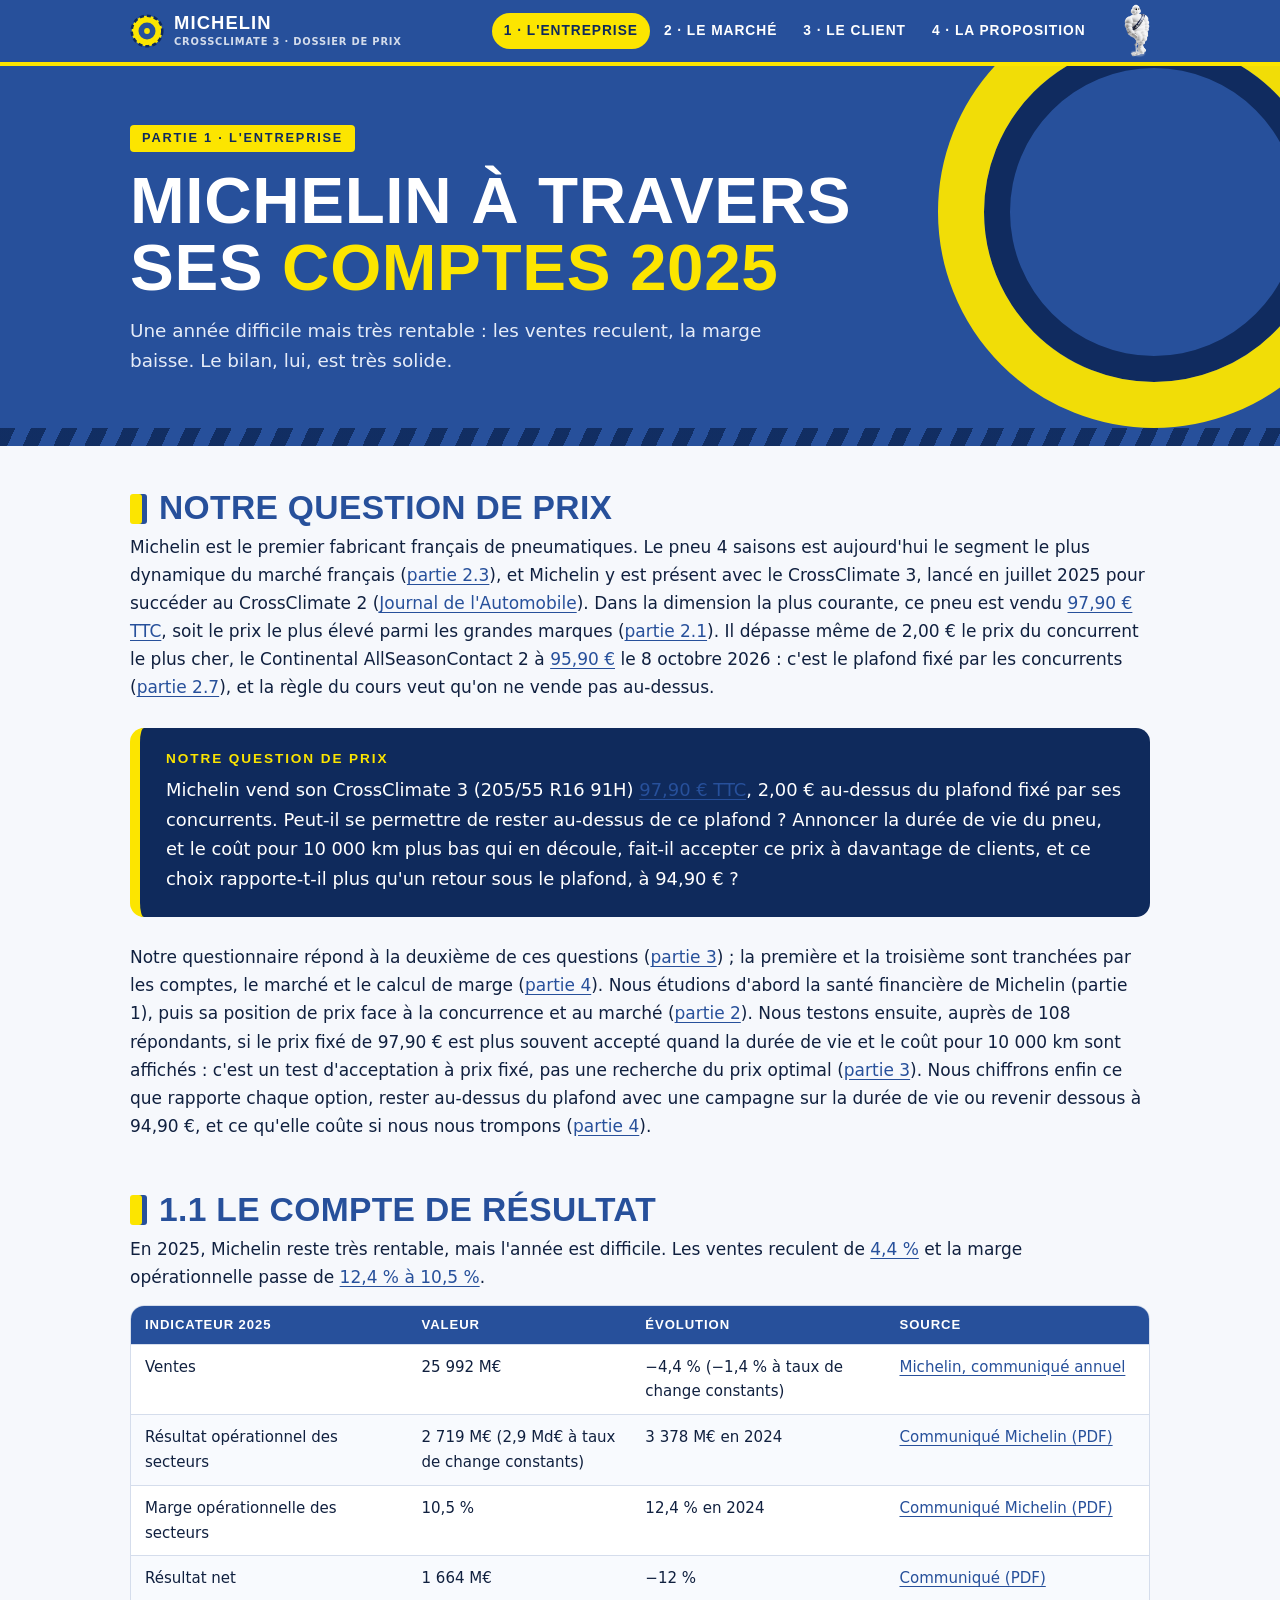
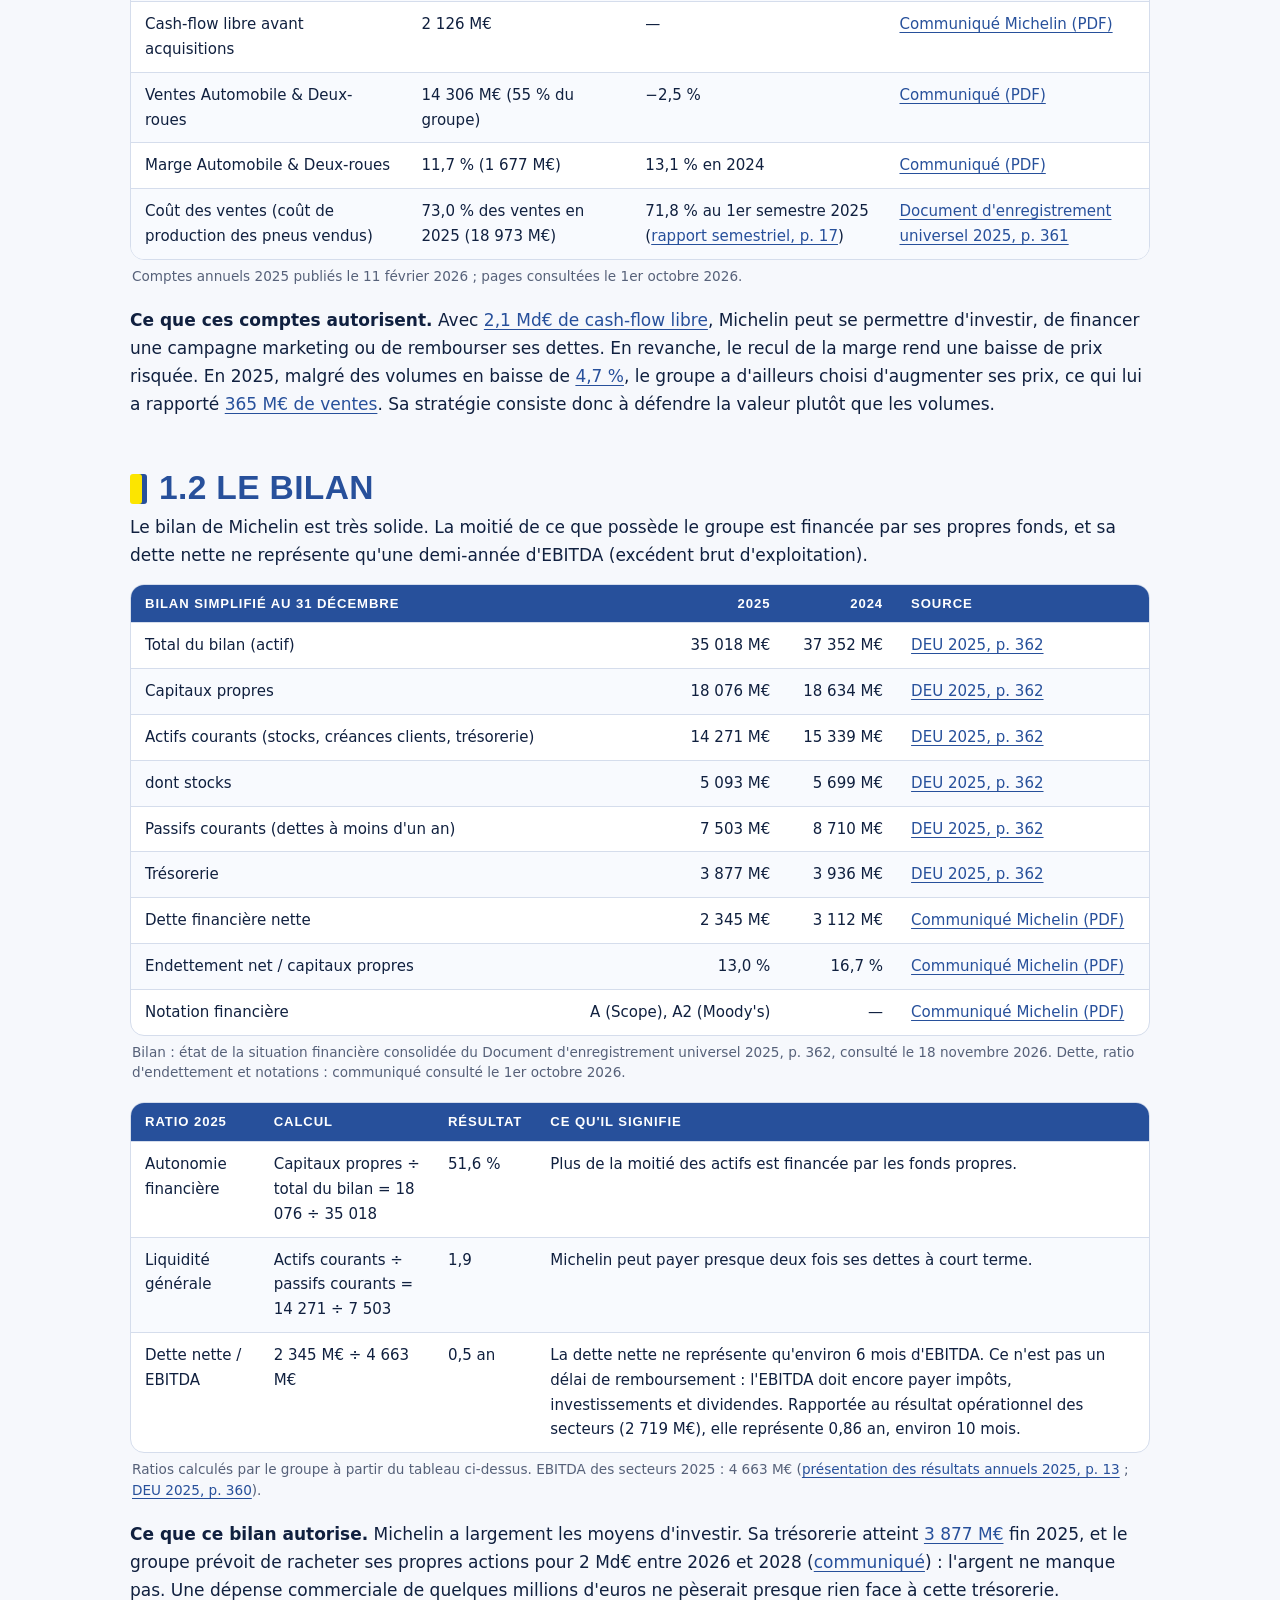
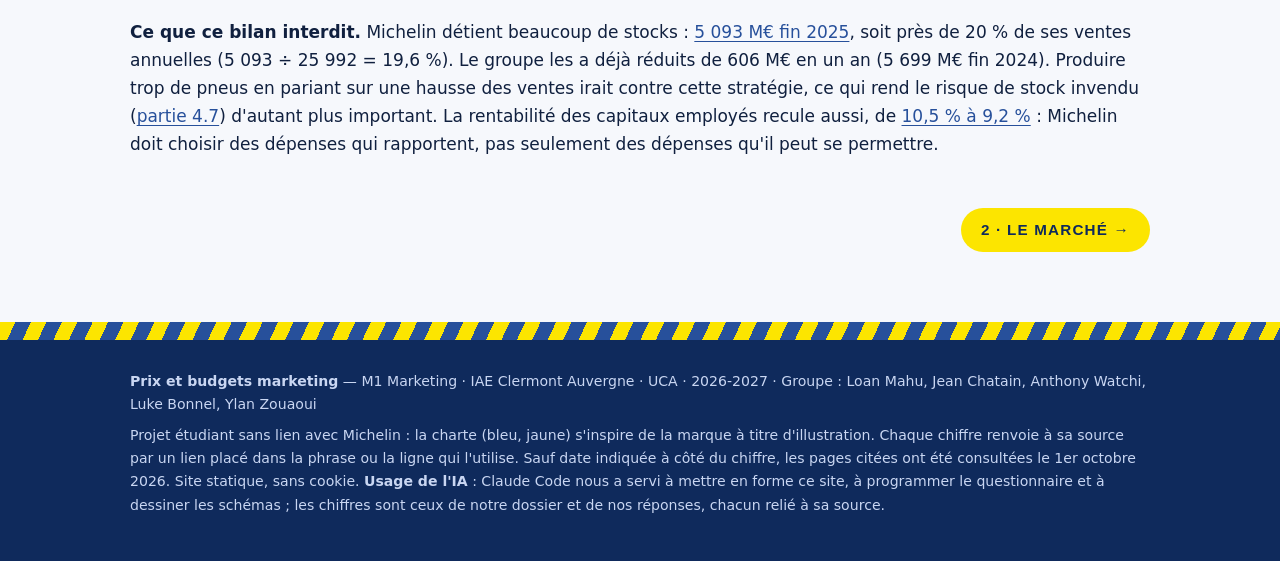
<file: index.html>
<!doctype html>
<html lang="fr">
<head>
<meta charset="utf-8">
<meta name="viewport" content="width=device-width, initial-scale=1">
<title>1 · L'entreprise — Michelin CrossClimate 3</title>
<meta name="description" content="Quel prix pour le pneu 4 saisons de Michelin ? Dossier M1 Marketing, IAE Clermont Auvergne : l'entreprise, le marché, le client, la proposition.">
<link rel="icon" href="data:image/svg+xml,%3Csvg viewBox='0 0 40 40' aria-hidden='true'%3E%3Ccircle cx='20' cy='20' r='18' fill='%23FCE500'/%3E%3Ccircle cx='20' cy='20' r='18' fill='none' stroke='%230F2A5C' stroke-width='3' stroke-dasharray='5 3.4'/%3E%3Ccircle cx='20' cy='20' r='10' fill='%2327509B'/%3E%3Ccircle cx='20' cy='20' r='3.4' fill='%23FCE500'/%3E%3C/svg%3E">
<link rel="stylesheet" href="style.css">
</head>
<body>
<header class="haut"><div class="wrap">
<a class="marque" href="index.html"><svg viewBox="0 0 40 40" aria-hidden="true"><circle cx="20" cy="20" r="18" fill="#FCE500"/><circle cx="20" cy="20" r="18" fill="none" stroke="#0F2A5C" stroke-width="3" stroke-dasharray="5 3.4"/><circle cx="20" cy="20" r="10" fill="#27509B"/><circle cx="20" cy="20" r="3.4" fill="#FCE500"/></svg><span>Michelin<small>CrossClimate 3 · dossier de prix</small></span></a>
<nav aria-label="Navigation principale"><a href="index.html" aria-current="page">1 · L'entreprise</a><a href="marche.html">2 · Le marché</a><a href="client.html">3 · Le client</a><a href="proposition.html">4 · La proposition</a></nav>
<img class="bib" src="images/bibendum.png" alt="Bibendum, mascotte de Michelin" onerror="this.remove()">
</div></header>
<section class="hero"><div class="wrap">
<span class="kicker">Partie 1 · L'entreprise</span>
<h1>Michelin à travers ses <em>comptes 2025</em></h1>
<p class="chapo">Une année difficile mais très rentable : les ventes reculent, la marge baisse. Le bilan, lui, est très solide.</p>
</div></section>
<main><div class="wrap">

<h2>Notre question de prix</h2>
<p>Michelin est le premier fabricant français de pneumatiques. Le pneu 4 saisons est aujourd'hui le segment le plus dynamique du marché français (<a href="marche.html#marche">partie 2.3</a>), et Michelin y est présent avec le CrossClimate 3, lancé en juillet 2025 pour succéder au CrossClimate 2 (<a href="https://journalauto.com/journal-des-flottes/michelin-renouvelle-son-pneumatique-toutes-saisons/" target="_blank" rel="noopener">Journal de l'Automobile</a>). Dans la dimension la plus courante, ce pneu est vendu <a href="https://www.allopneus.com/produit/pneu-auto/michelin/tourisme-4saisons/crossclimate-3/205-55r16-91h/0002041955" target="_blank" rel="noopener">97,90 € TTC</a>, soit le prix le plus élevé parmi les grandes marques (<a href="marche.html#releve">partie 2.1</a>). Il dépasse même de 2,00 € le prix du concurrent le plus cher, le Continental AllSeasonContact 2 à <a href="https://www.allopneus.com/produit/pneu-auto/continental/tourisme-4saisons/allseason-contact-2/205-55r16-91h/0006350522" target="_blank" rel="noopener">95,90 €</a> le 8 octobre 2026 : c'est le plafond fixé par les concurrents (<a href="marche.html#plafond">partie 2.7</a>), et la règle du cours veut qu'on ne vende pas au-dessus.</p>
<div class="question"><strong>Notre question de prix</strong>
<p>Michelin vend son CrossClimate 3 (205/55 R16 91H) <a href="https://www.allopneus.com/produit/pneu-auto/michelin/tourisme-4saisons/crossclimate-3/205-55r16-91h/0002041955" target="_blank" rel="noopener">97,90 € TTC</a>, 2,00 € au-dessus du plafond fixé par ses concurrents. Peut-il se permettre de rester au-dessus de ce plafond ? Annoncer la durée de vie du pneu, et le coût pour 10 000 km plus bas qui en découle, fait-il accepter ce prix à davantage de clients, et ce choix rapporte-t-il plus qu'un retour sous le plafond, à 94,90 € ?</p></div>
<p>Notre questionnaire répond à la deuxième de ces questions (<a href="client.html">partie 3</a>) ; la première et la troisième sont tranchées par les comptes, le marché et le calcul de marge (<a href="proposition.html">partie 4</a>). Nous étudions d'abord la santé financière de Michelin (partie 1), puis sa position de prix face à la concurrence et au marché (<a href="marche.html">partie 2</a>). Nous testons ensuite, auprès de 108 répondants, si le prix fixé de 97,90 € est plus souvent accepté quand la durée de vie et le coût pour 10 000 km sont affichés : c'est un test d'acceptation à prix fixé, pas une recherche du prix optimal (<a href="client.html">partie 3</a>). Nous chiffrons enfin ce que rapporte chaque option, rester au-dessus du plafond avec une campagne sur la durée de vie ou revenir dessous à 94,90 €, et ce qu'elle coûte si nous nous trompons (<a href="proposition.html">partie 4</a>).</p>

<h2 id="resultat">1.1 Le compte de résultat</h2>
<p>En 2025, Michelin reste très rentable, mais l'année est difficile. Les ventes reculent de <a href="https://agngnconpm.cloudimg.io/v7/https:/dgaddcosprod.blob.core.windows.net/cxf-corporate/attachments/zitbllli0ym93f0dm62a9flp-financial-information-at-december-31-2025.pdf" target="_blank" rel="noopener">4,4 %</a> et la marge opérationnelle passe de <a href="https://agngnconpm.cloudimg.io/v7/https:/dgaddcosprod.blob.core.windows.net/cxf-corporate/attachments/zitbllli0ym93f0dm62a9flp-financial-information-at-december-31-2025.pdf" target="_blank" rel="noopener">12,4 % à 10,5 %</a>.</p>
<div class="tableau"><table><thead><tr><th>Indicateur 2025</th><th>Valeur</th><th>Évolution</th><th>Source</th></tr></thead><tbody><tr><td>Ventes</td><td>25 992 M€</td><td>−4,4 % (−1,4 % à taux de change constants)</td><td><a href="https://www.michelin.com/en/publications/group/financial-information-december-31-2025" target="_blank" rel="noopener">Michelin, communiqué annuel</a></td></tr><tr><td>Résultat opérationnel des secteurs</td><td>2 719 M€ (2,9 Md€ à taux de change constants)</td><td>3 378 M€ en 2024</td><td><a href="https://agngnconpm.cloudimg.io/v7/https:/dgaddcosprod.blob.core.windows.net/cxf-corporate/attachments/zitbllli0ym93f0dm62a9flp-financial-information-at-december-31-2025.pdf" target="_blank" rel="noopener">Communiqué Michelin (PDF)</a></td></tr><tr><td>Marge opérationnelle des secteurs</td><td>10,5 %</td><td>12,4 % en 2024</td><td><a href="https://agngnconpm.cloudimg.io/v7/https:/dgaddcosprod.blob.core.windows.net/cxf-corporate/attachments/zitbllli0ym93f0dm62a9flp-financial-information-at-december-31-2025.pdf" target="_blank" rel="noopener">Communiqué Michelin (PDF)</a></td></tr><tr><td>Résultat net</td><td>1 664 M€</td><td>−12 %</td><td><a href="https://agngnconpm.cloudimg.io/v7/https:/dgaddcosprod.blob.core.windows.net/cxf-corporate/attachments/zitbllli0ym93f0dm62a9flp-financial-information-at-december-31-2025.pdf" target="_blank" rel="noopener">Communiqué (PDF)</a></td></tr><tr><td>Cash-flow libre avant acquisitions</td><td>2 126 M€</td><td>—</td><td><a href="https://agngnconpm.cloudimg.io/v7/https:/dgaddcosprod.blob.core.windows.net/cxf-corporate/attachments/zitbllli0ym93f0dm62a9flp-financial-information-at-december-31-2025.pdf" target="_blank" rel="noopener">Communiqué Michelin (PDF)</a></td></tr><tr><td>Ventes Automobile &amp; Deux-roues</td><td>14 306 M€ (55 % du groupe)</td><td>−2,5 %</td><td><a href="https://agngnconpm.cloudimg.io/v7/https:/dgaddcosprod.blob.core.windows.net/cxf-corporate/attachments/zitbllli0ym93f0dm62a9flp-financial-information-at-december-31-2025.pdf" target="_blank" rel="noopener">Communiqué (PDF)</a></td></tr><tr><td>Marge Automobile &amp; Deux-roues</td><td>11,7 % (1 677 M€)</td><td>13,1 % en 2024</td><td><a href="https://agngnconpm.cloudimg.io/v7/https:/dgaddcosprod.blob.core.windows.net/cxf-corporate/attachments/zitbllli0ym93f0dm62a9flp-financial-information-at-december-31-2025.pdf" target="_blank" rel="noopener">Communiqué (PDF)</a></td></tr><tr><td>Coût des ventes (coût de production des pneus vendus)</td><td>73,0 % des ventes en 2025 (18 973 M€)</td><td>71,8 % au 1er semestre 2025 (<a href="https://dgaddcosprod.blob.core.windows.net/cxf-corporate/attachments/e1z4ruaxuxrl2gvprjlz7cfg-2025-first-half-financial-report.pdf" target="_blank" rel="noopener">rapport semestriel, p. 17</a>)</td><td><a href="https://agngnconpm.cloudimg.io/v7/https:/dgaddcosprod.blob.core.windows.net/cxf-corporate/attachments/el8spxzm2clun9qg4l60808d-document-d%C3%A2-enregistrement-universel-pour-2025.pdf#page=361" target="_blank" rel="noopener">Document d'enregistrement universel 2025, p. 361</a></td></tr></tbody></table></div><p class="note">Comptes annuels 2025 publiés le 11 février 2026 ; pages consultées le 1er octobre 2026.</p>
<p><b>Ce que ces comptes autorisent.</b> Avec <a href="https://agngnconpm.cloudimg.io/v7/https:/dgaddcosprod.blob.core.windows.net/cxf-corporate/attachments/zitbllli0ym93f0dm62a9flp-financial-information-at-december-31-2025.pdf" target="_blank" rel="noopener">2,1 Md€ de cash-flow libre</a>, Michelin peut se permettre d'investir, de financer une campagne marketing ou de rembourser ses dettes. En revanche, le recul de la marge rend une baisse de prix risquée. En 2025, malgré des volumes en baisse de <a href="https://agngnconpm.cloudimg.io/v7/https:/dgaddcosprod.blob.core.windows.net/cxf-corporate/attachments/zitbllli0ym93f0dm62a9flp-financial-information-at-december-31-2025.pdf" target="_blank" rel="noopener">4,7 %</a>, le groupe a d'ailleurs choisi d'augmenter ses prix, ce qui lui a rapporté <a href="https://agngnconpm.cloudimg.io/v7/https:/dgaddcosprod.blob.core.windows.net/cxf-corporate/attachments/zitbllli0ym93f0dm62a9flp-financial-information-at-december-31-2025.pdf" target="_blank" rel="noopener">365 M€ de ventes</a>. Sa stratégie consiste donc à défendre la valeur plutôt que les volumes.</p>

<h2 id="bilan">1.2 Le bilan</h2>
<p>Le bilan de Michelin est très solide. La moitié de ce que possède le groupe est financée par ses propres fonds, et sa dette nette ne représente qu'une demi-année d'EBITDA (excédent brut d'exploitation).</p>
<div class="tableau"><table><thead><tr><th>Bilan simplifié au 31 décembre</th><th class="n">2025</th><th class="n">2024</th><th>Source</th></tr></thead><tbody><tr><td>Total du bilan (actif)</td><td class="n">35 018 M€</td><td class="n">37 352 M€</td><td><a href="https://agngnconpm.cloudimg.io/v7/https:/dgaddcosprod.blob.core.windows.net/cxf-corporate/attachments/el8spxzm2clun9qg4l60808d-document-d%C3%A2-enregistrement-universel-pour-2025.pdf#page=362" target="_blank" rel="noopener">DEU 2025, p. 362</a></td></tr><tr><td>Capitaux propres</td><td class="n">18 076 M€</td><td class="n">18 634 M€</td><td><a href="https://agngnconpm.cloudimg.io/v7/https:/dgaddcosprod.blob.core.windows.net/cxf-corporate/attachments/el8spxzm2clun9qg4l60808d-document-d%C3%A2-enregistrement-universel-pour-2025.pdf#page=362" target="_blank" rel="noopener">DEU 2025, p. 362</a></td></tr><tr><td>Actifs courants (stocks, créances clients, trésorerie)</td><td class="n">14 271 M€</td><td class="n">15 339 M€</td><td><a href="https://agngnconpm.cloudimg.io/v7/https:/dgaddcosprod.blob.core.windows.net/cxf-corporate/attachments/el8spxzm2clun9qg4l60808d-document-d%C3%A2-enregistrement-universel-pour-2025.pdf#page=362" target="_blank" rel="noopener">DEU 2025, p. 362</a></td></tr><tr><td>dont stocks</td><td class="n">5 093 M€</td><td class="n">5 699 M€</td><td><a href="https://agngnconpm.cloudimg.io/v7/https:/dgaddcosprod.blob.core.windows.net/cxf-corporate/attachments/el8spxzm2clun9qg4l60808d-document-d%C3%A2-enregistrement-universel-pour-2025.pdf#page=362" target="_blank" rel="noopener">DEU 2025, p. 362</a></td></tr><tr><td>Passifs courants (dettes à moins d'un an)</td><td class="n">7 503 M€</td><td class="n">8 710 M€</td><td><a href="https://agngnconpm.cloudimg.io/v7/https:/dgaddcosprod.blob.core.windows.net/cxf-corporate/attachments/el8spxzm2clun9qg4l60808d-document-d%C3%A2-enregistrement-universel-pour-2025.pdf#page=362" target="_blank" rel="noopener">DEU 2025, p. 362</a></td></tr><tr><td>Trésorerie</td><td class="n">3 877 M€</td><td class="n">3 936 M€</td><td><a href="https://agngnconpm.cloudimg.io/v7/https:/dgaddcosprod.blob.core.windows.net/cxf-corporate/attachments/el8spxzm2clun9qg4l60808d-document-d%C3%A2-enregistrement-universel-pour-2025.pdf#page=362" target="_blank" rel="noopener">DEU 2025, p. 362</a></td></tr><tr><td>Dette financière nette</td><td class="n">2 345 M€</td><td class="n">3 112 M€</td><td><a href="https://agngnconpm.cloudimg.io/v7/https:/dgaddcosprod.blob.core.windows.net/cxf-corporate/attachments/zitbllli0ym93f0dm62a9flp-financial-information-at-december-31-2025.pdf" target="_blank" rel="noopener">Communiqué Michelin (PDF)</a></td></tr><tr><td>Endettement net / capitaux propres</td><td class="n">13,0 %</td><td class="n">16,7 %</td><td><a href="https://agngnconpm.cloudimg.io/v7/https:/dgaddcosprod.blob.core.windows.net/cxf-corporate/attachments/zitbllli0ym93f0dm62a9flp-financial-information-at-december-31-2025.pdf" target="_blank" rel="noopener">Communiqué Michelin (PDF)</a></td></tr><tr><td>Notation financière</td><td class="n">A (Scope), A2 (Moody's)</td><td class="n">—</td><td><a href="https://agngnconpm.cloudimg.io/v7/https:/dgaddcosprod.blob.core.windows.net/cxf-corporate/attachments/zitbllli0ym93f0dm62a9flp-financial-information-at-december-31-2025.pdf" target="_blank" rel="noopener">Communiqué Michelin (PDF)</a></td></tr></tbody></table></div><p class="note">Bilan : état de la situation financière consolidée du Document d'enregistrement universel 2025, p. 362, consulté le 18 novembre 2026. Dette, ratio d'endettement et notations : communiqué consulté le 1er octobre 2026.</p><div class="tableau"><table><thead><tr><th>Ratio 2025</th><th>Calcul</th><th>Résultat</th><th>Ce qu'il signifie</th></tr></thead><tbody><tr><td>Autonomie financière</td><td>Capitaux propres ÷ total du bilan = 18 076 ÷ 35 018</td><td>51,6 %</td><td>Plus de la moitié des actifs est financée par les fonds propres.</td></tr><tr><td>Liquidité générale</td><td>Actifs courants ÷ passifs courants = 14 271 ÷ 7 503</td><td>1,9</td><td>Michelin peut payer presque deux fois ses dettes à court terme.</td></tr><tr><td>Dette nette / EBITDA</td><td>2 345 M€ ÷ 4 663 M€</td><td>0,5 an</td><td>La dette nette ne représente qu'environ 6 mois d'EBITDA. Ce n'est pas un délai de remboursement : l'EBITDA doit encore payer impôts, investissements et dividendes. Rapportée au résultat opérationnel des secteurs (2 719 M€), elle représente 0,86 an, environ 10 mois.</td></tr></tbody></table></div><p class="note">Ratios calculés par le groupe à partir du tableau ci-dessus. EBITDA des secteurs 2025 : 4 663 M€ (<a href="https://agngnconpm.cloudimg.io/v7/https:/dgaddcosprod.blob.core.windows.net/cxf-corporate/attachments/du5l2qtngtgeurmhnelmczny-2025-annual-results-presentation.pdf" target="_blank" rel="noopener">présentation des résultats annuels 2025, p. 13</a> ; <a href="https://agngnconpm.cloudimg.io/v7/https:/dgaddcosprod.blob.core.windows.net/cxf-corporate/attachments/el8spxzm2clun9qg4l60808d-document-d%C3%A2-enregistrement-universel-pour-2025.pdf#page=360" target="_blank" rel="noopener">DEU 2025, p. 360</a>).</p>
<p><b>Ce que ce bilan autorise.</b> Michelin a largement les moyens d'investir. Sa trésorerie atteint <a href="https://agngnconpm.cloudimg.io/v7/https:/dgaddcosprod.blob.core.windows.net/cxf-corporate/attachments/el8spxzm2clun9qg4l60808d-document-d%C3%A2-enregistrement-universel-pour-2025.pdf#page=362" target="_blank" rel="noopener">3 877 M€</a> fin 2025, et le groupe prévoit de racheter ses propres actions pour 2 Md€ entre 2026 et 2028 (<a href="https://agngnconpm.cloudimg.io/v7/https:/dgaddcosprod.blob.core.windows.net/cxf-corporate/attachments/zitbllli0ym93f0dm62a9flp-financial-information-at-december-31-2025.pdf" target="_blank" rel="noopener">communiqué</a>) : l'argent ne manque pas. Une dépense commerciale de quelques millions d'euros ne pèserait presque rien face à cette trésorerie.</p>
<p><b>Ce que ce bilan interdit.</b> Michelin détient beaucoup de stocks : <a href="https://agngnconpm.cloudimg.io/v7/https:/dgaddcosprod.blob.core.windows.net/cxf-corporate/attachments/el8spxzm2clun9qg4l60808d-document-d%C3%A2-enregistrement-universel-pour-2025.pdf#page=362" target="_blank" rel="noopener">5 093 M€ fin 2025</a>, soit près de 20 % de ses ventes annuelles (5 093 ÷ 25 992 = 19,6 %). Le groupe les a déjà réduits de 606 M€ en un an (5 699 M€ fin 2024). Produire trop de pneus en pariant sur une hausse des ventes irait contre cette stratégie, ce qui rend le risque de stock invendu (<a href="proposition.html#erreur">partie 4.7</a>) d'autant plus important. La rentabilité des capitaux employés recule aussi, de <a href="https://agngnconpm.cloudimg.io/v7/https:/dgaddcosprod.blob.core.windows.net/cxf-corporate/attachments/zitbllli0ym93f0dm62a9flp-financial-information-at-december-31-2025.pdf" target="_blank" rel="noopener">10,5 % à 9,2 %</a> : Michelin doit choisir des dépenses qui rapportent, pas seulement des dépenses qu'il peut se permettre.</p>

<div class="suivant"><span></span><a class="jaune" href="marche.html">2 · Le marché →</a></div>
</div></main>
<footer><div class="wrap">
<p><strong>Prix et budgets marketing</strong> — M1 Marketing · IAE Clermont Auvergne · UCA · 2026-2027 · Groupe : Loan Mahu, Jean Chatain, Anthony Watchi, Luke Bonnel, Ylan Zouaoui</p>
<p>Projet étudiant sans lien avec Michelin : la charte (bleu, jaune) s'inspire de la marque à titre d'illustration. Chaque chiffre renvoie à sa source par un lien placé dans la phrase ou la ligne qui l'utilise. Sauf date indiquée à côté du chiffre, les pages citées ont été consultées le 1er octobre 2026.
Site statique, sans cookie. <b>Usage de l'IA</b> : Claude Code nous a servi à mettre en forme ce site, à programmer le questionnaire et à dessiner les schémas ; les chiffres sont ceux de notre dossier et de nos réponses, chacun relié à sa source.</p>
</div></footer>
</body>
</html>
</file>
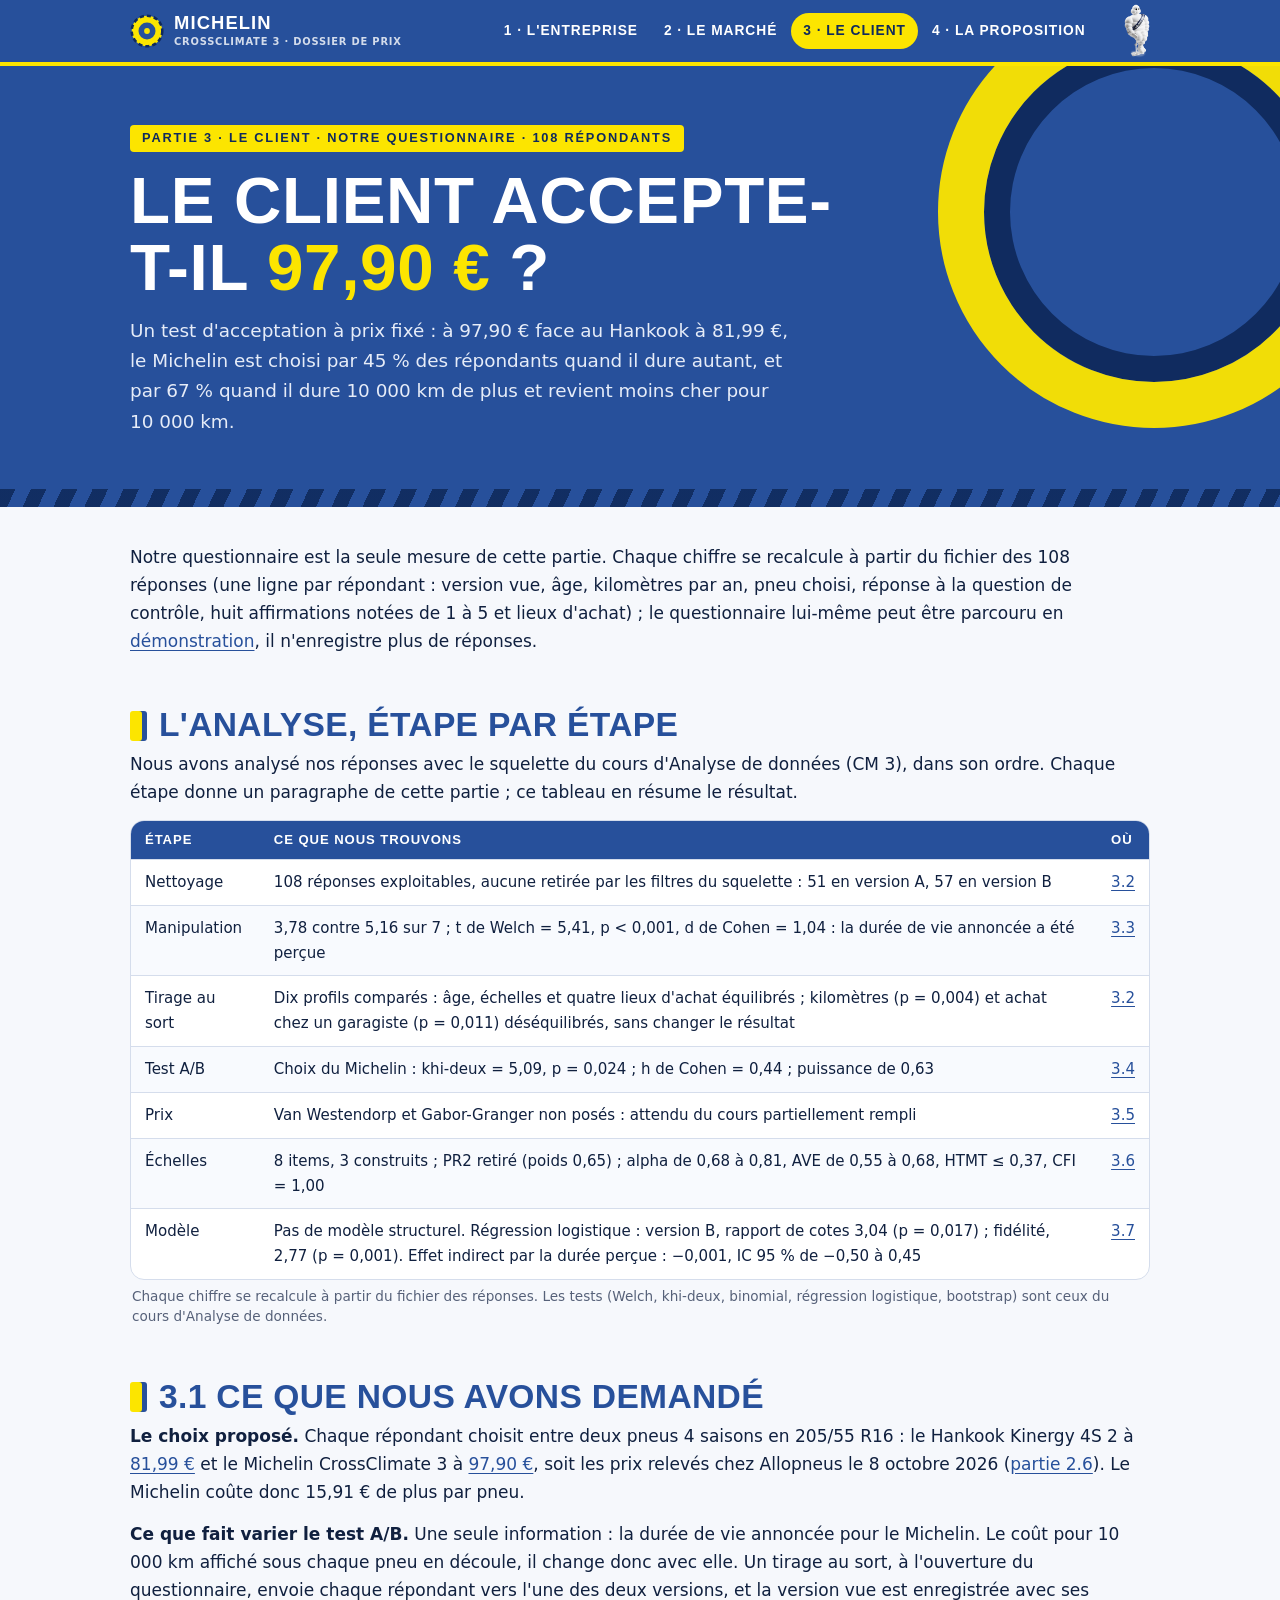
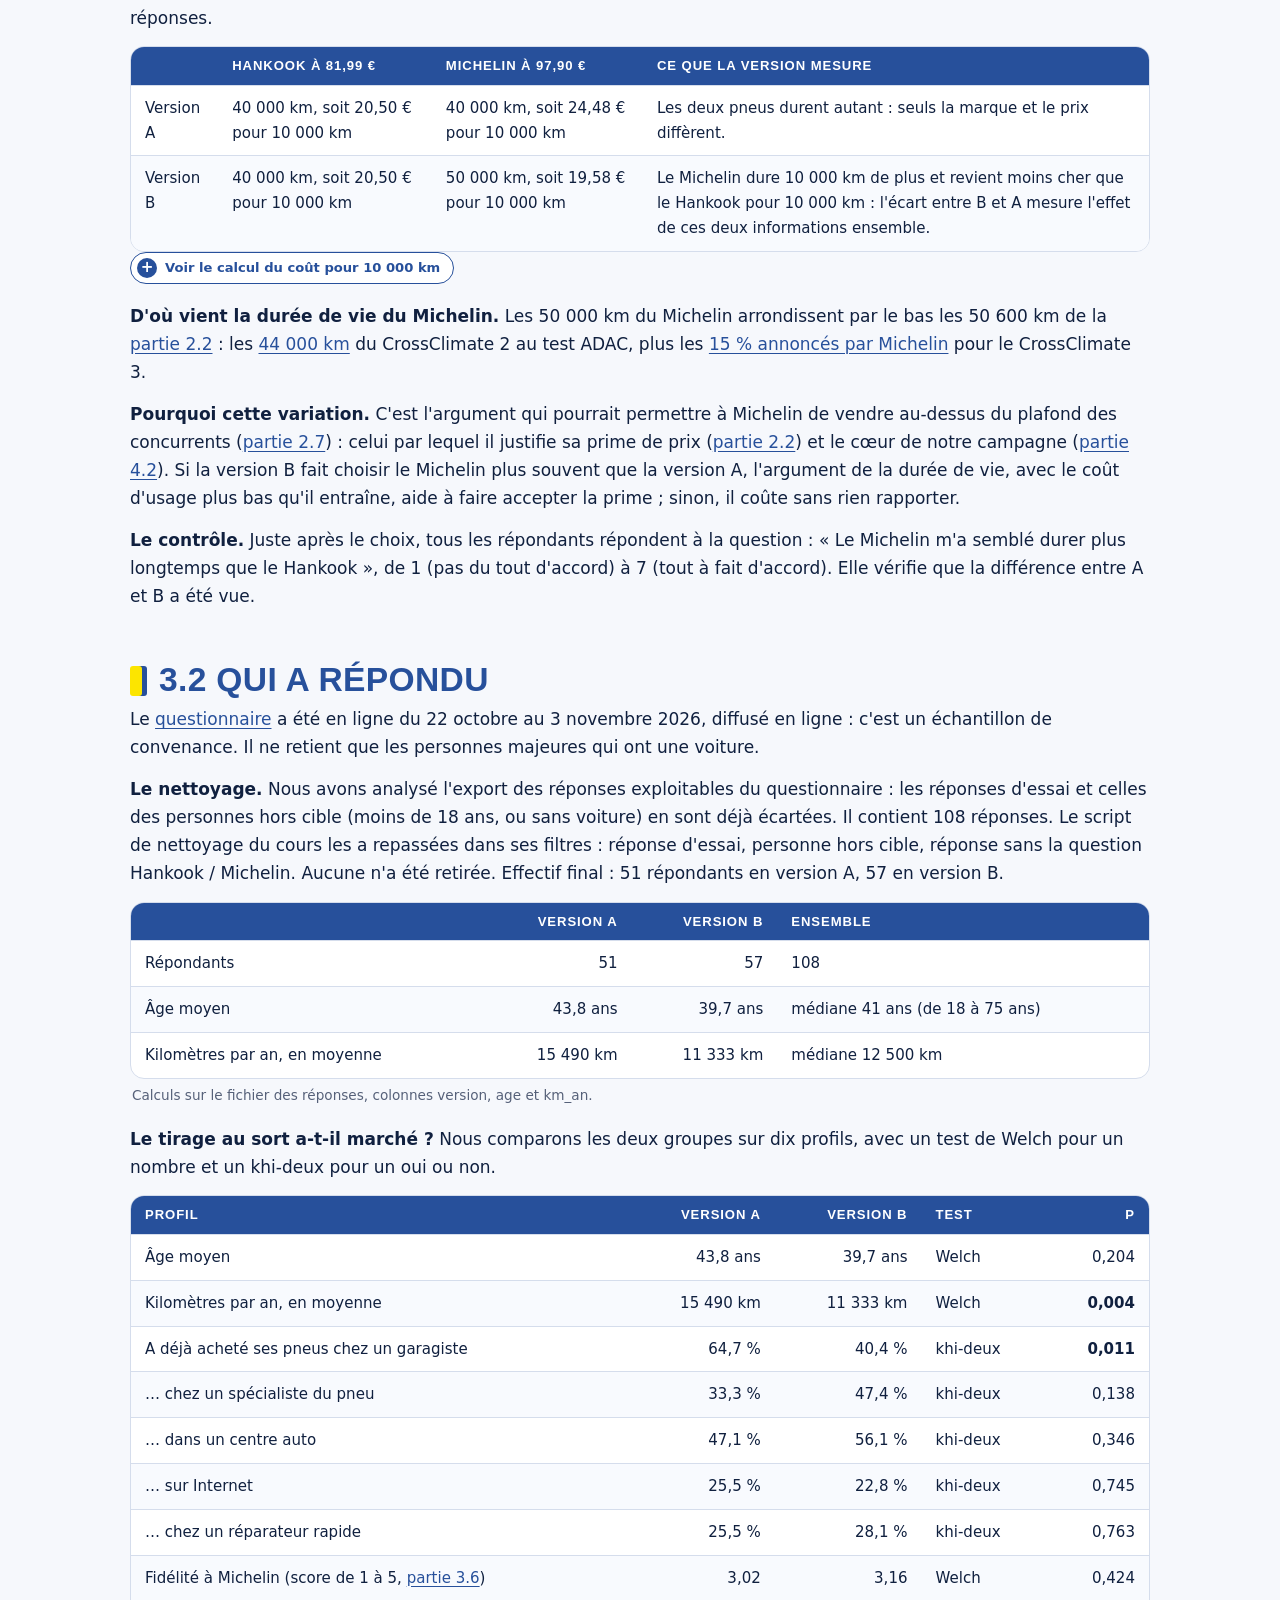
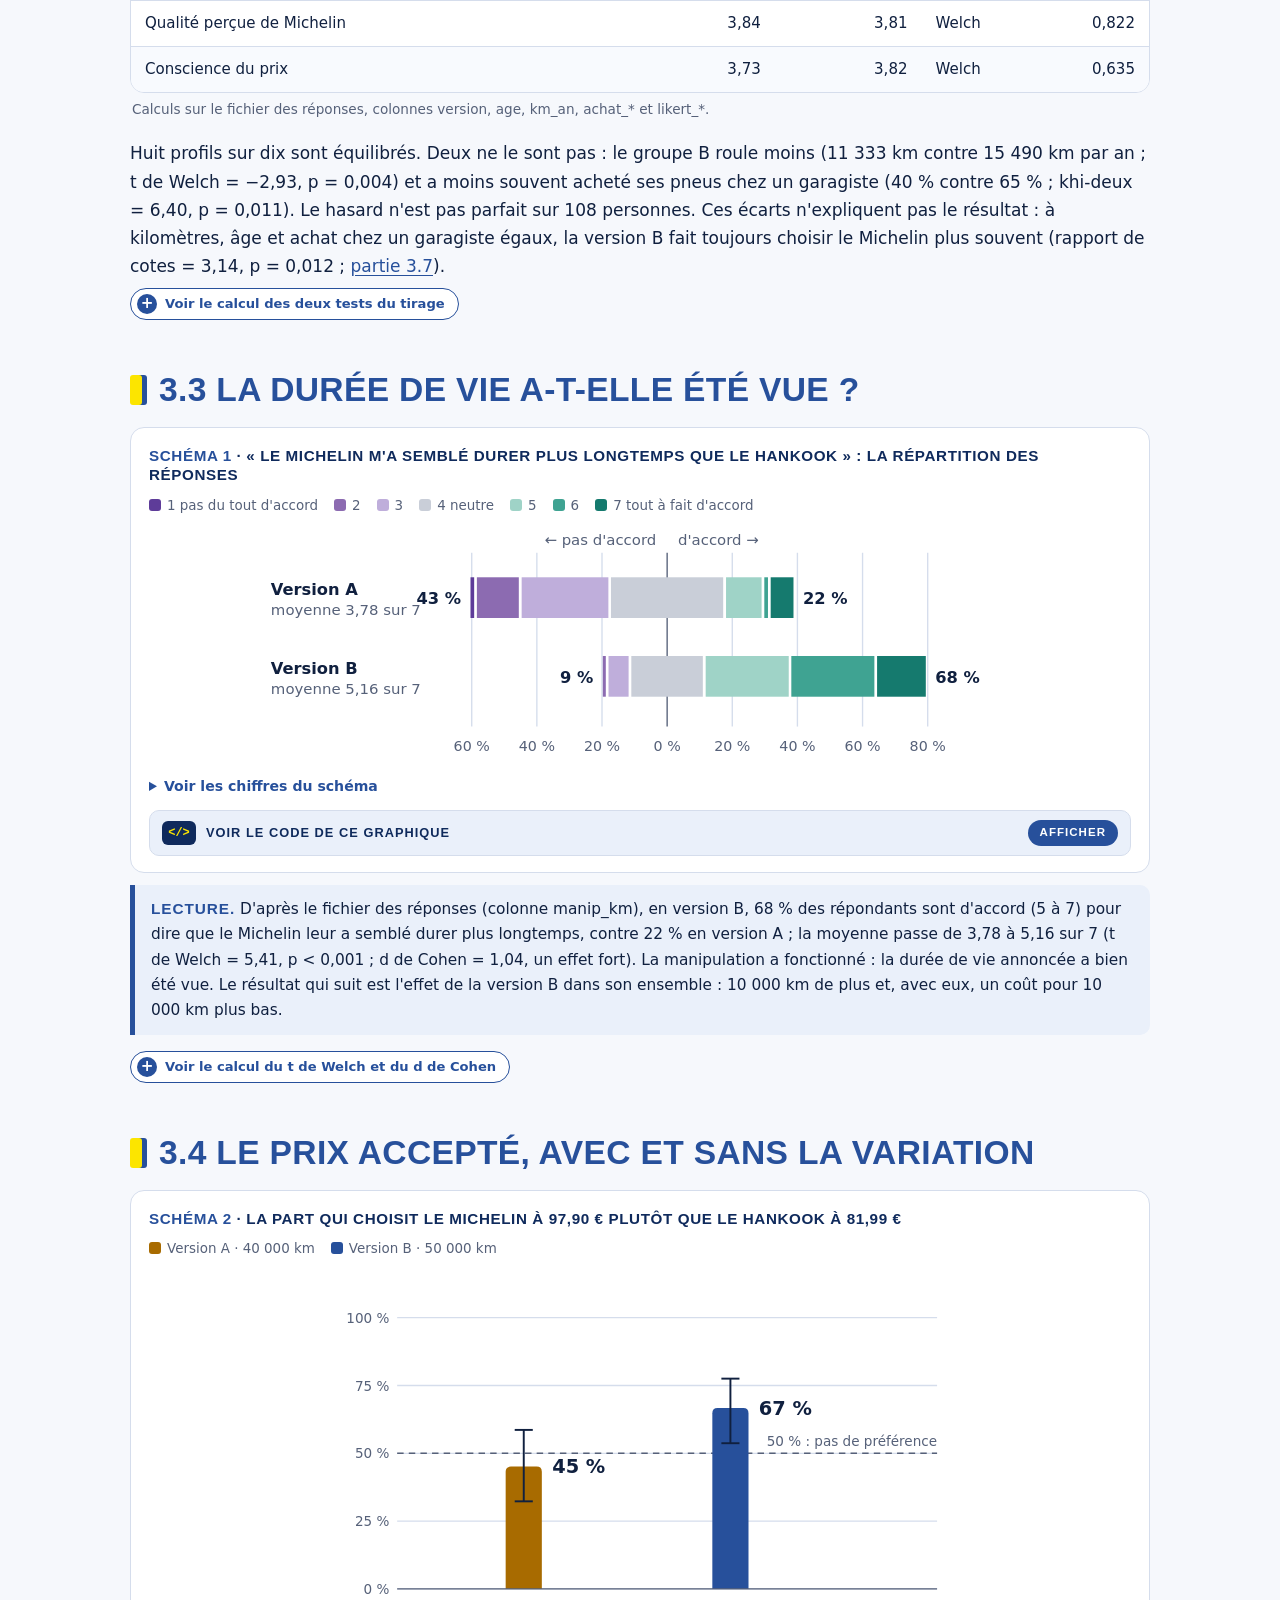
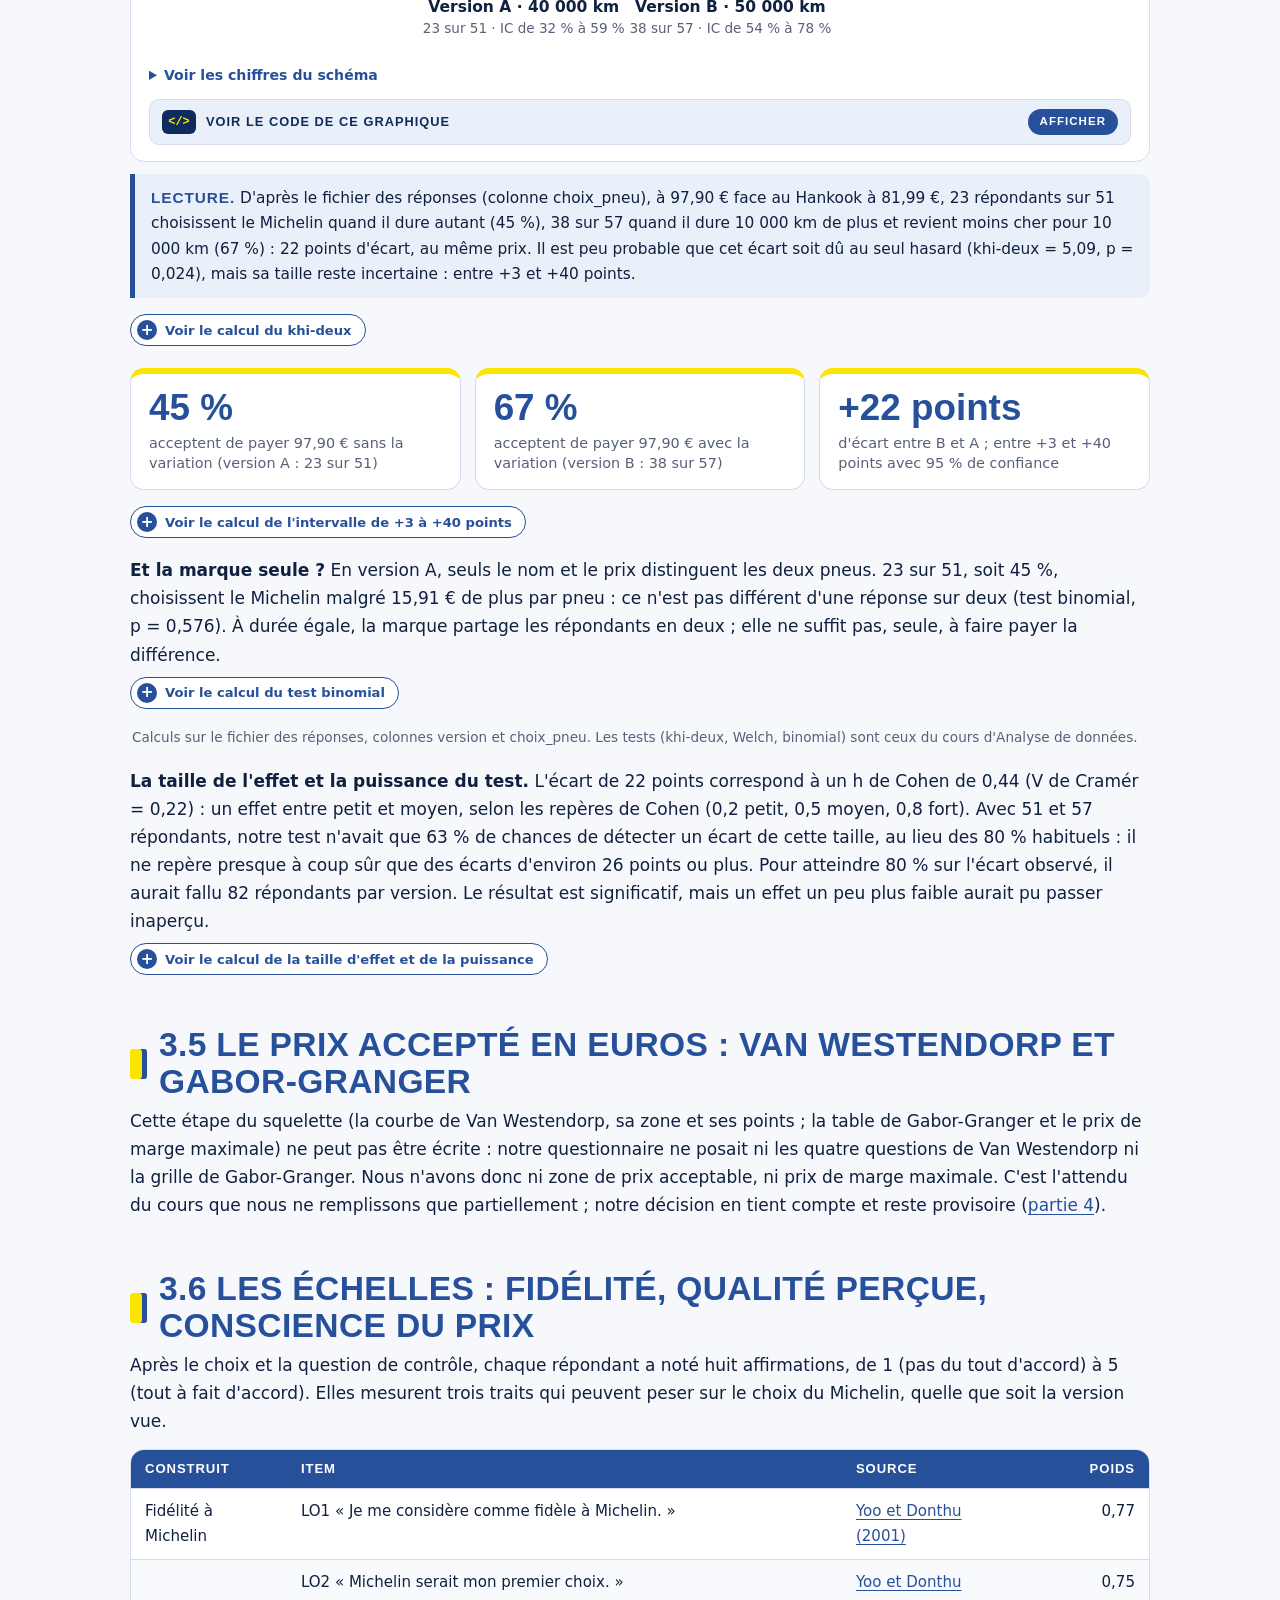
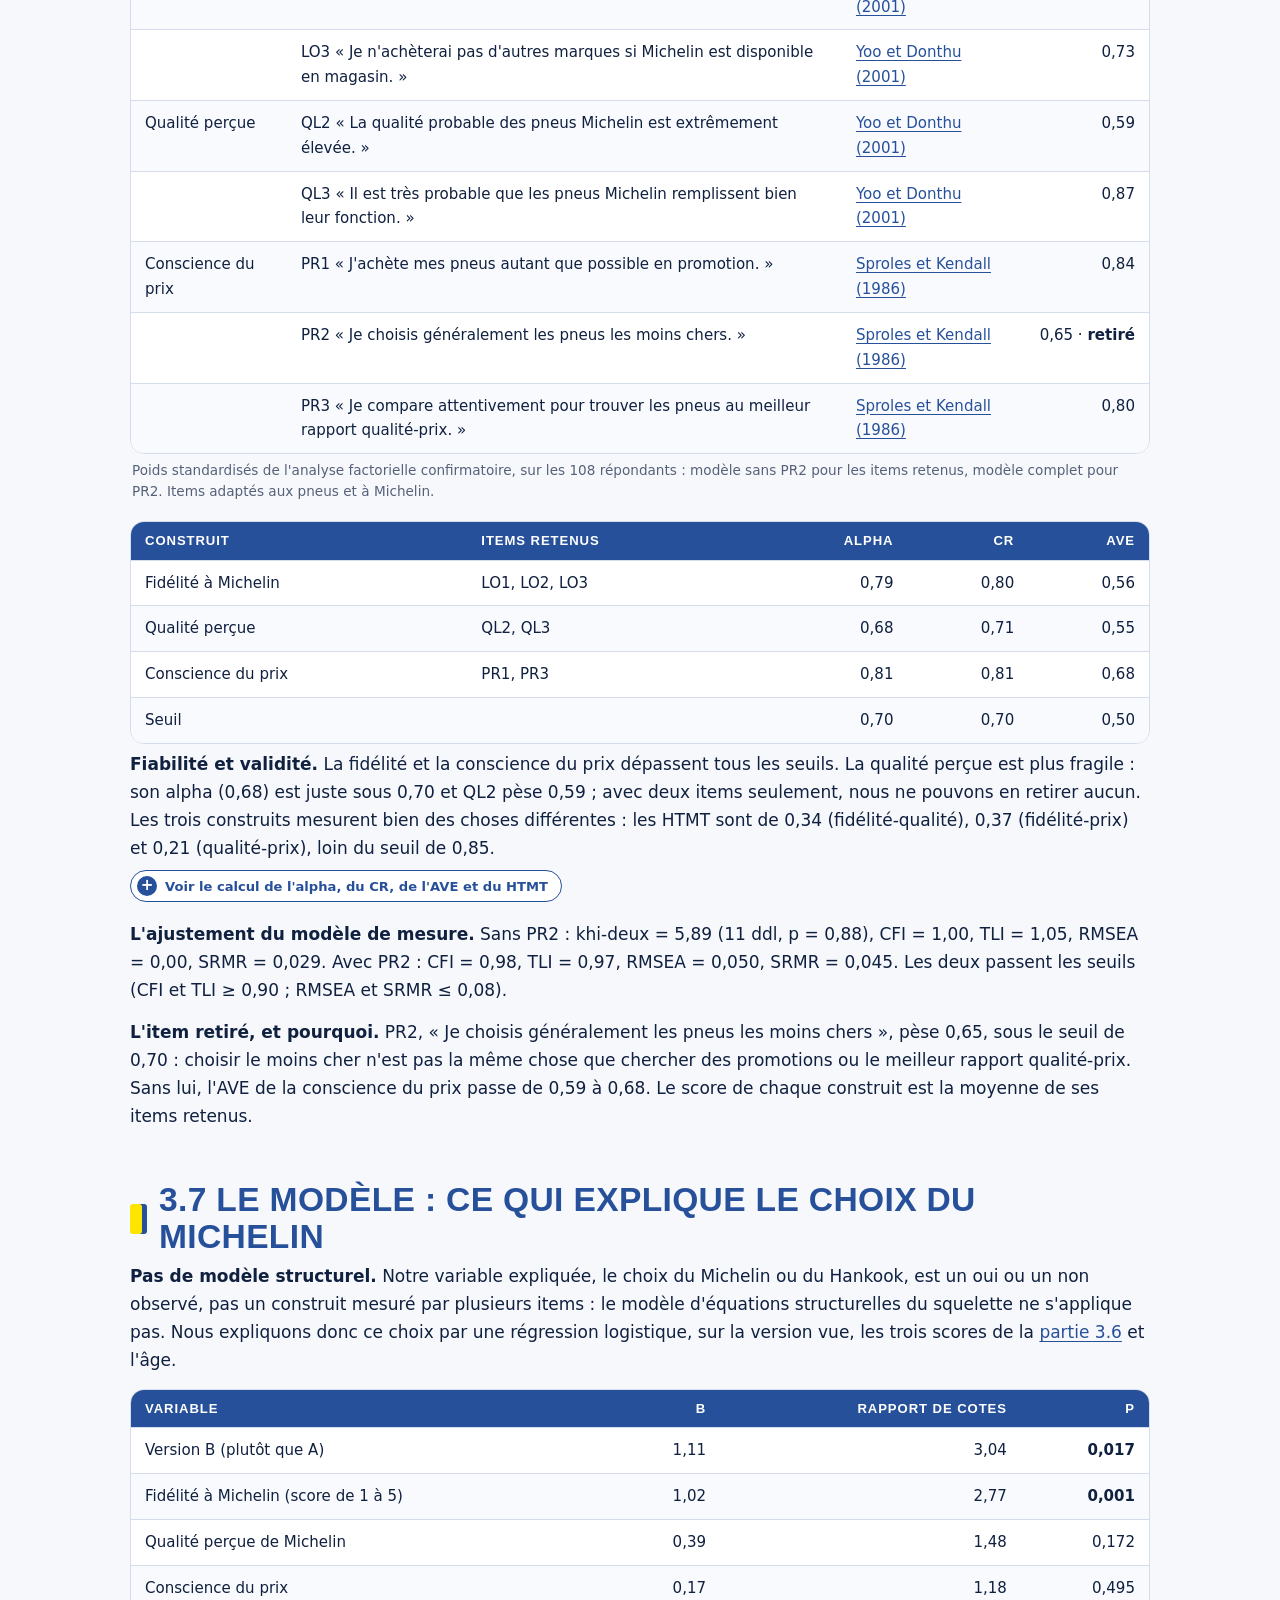
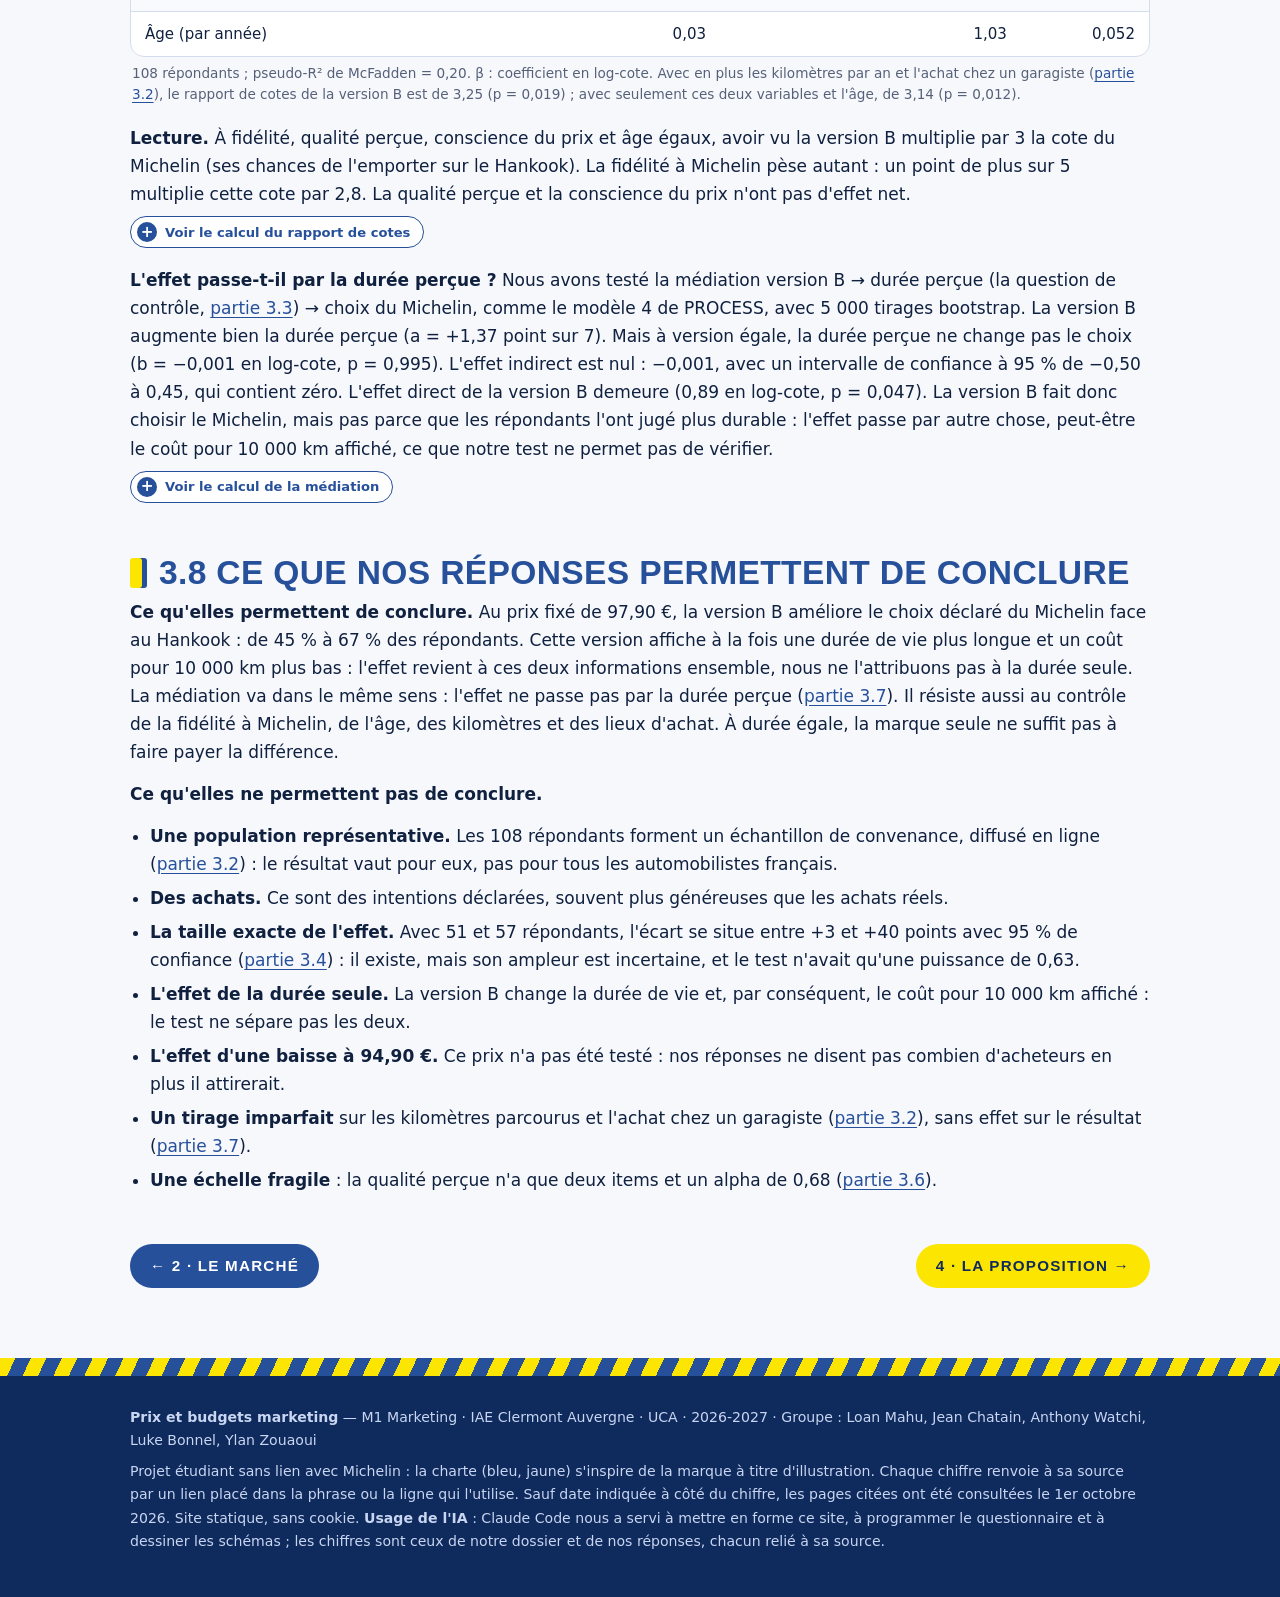
<file: client.html>
<!doctype html>
<html lang="fr">
<head>
<meta charset="utf-8">
<meta name="viewport" content="width=device-width, initial-scale=1">
<title>3 · Le client — Michelin CrossClimate 3</title>
<meta name="description" content="Quel prix pour le pneu 4 saisons de Michelin ? Dossier M1 Marketing, IAE Clermont Auvergne : l'entreprise, le marché, le client, la proposition.">
<link rel="icon" href="data:image/svg+xml,%3Csvg viewBox='0 0 40 40' aria-hidden='true'%3E%3Ccircle cx='20' cy='20' r='18' fill='%23FCE500'/%3E%3Ccircle cx='20' cy='20' r='18' fill='none' stroke='%230F2A5C' stroke-width='3' stroke-dasharray='5 3.4'/%3E%3Ccircle cx='20' cy='20' r='10' fill='%2327509B'/%3E%3Ccircle cx='20' cy='20' r='3.4' fill='%23FCE500'/%3E%3C/svg%3E">
<link rel="stylesheet" href="style.css">
</head>
<body>
<header class="haut"><div class="wrap">
<a class="marque" href="index.html"><svg viewBox="0 0 40 40" aria-hidden="true"><circle cx="20" cy="20" r="18" fill="#FCE500"/><circle cx="20" cy="20" r="18" fill="none" stroke="#0F2A5C" stroke-width="3" stroke-dasharray="5 3.4"/><circle cx="20" cy="20" r="10" fill="#27509B"/><circle cx="20" cy="20" r="3.4" fill="#FCE500"/></svg><span>Michelin<small>CrossClimate 3 · dossier de prix</small></span></a>
<nav aria-label="Navigation principale"><a href="index.html">1 · L'entreprise</a><a href="marche.html">2 · Le marché</a><a href="client.html" aria-current="page">3 · Le client</a><a href="proposition.html">4 · La proposition</a></nav>
<img class="bib" src="images/bibendum.png" alt="Bibendum, mascotte de Michelin" onerror="this.remove()">
</div></header>
<section class="hero"><div class="wrap">
<span class="kicker">Partie 3 · Le client · notre questionnaire · 108 répondants</span>
<h1>Le client accepte-t-il <em>97,90 €</em> ?</h1>
<p class="chapo">Un test d'acceptation à prix fixé : à 97,90 € face au Hankook à 81,99 €, le Michelin est choisi par 45 % des répondants quand il dure autant, et par 67 % quand il dure 10 000 km de plus et revient moins cher pour 10 000 km.</p>
</div></section>
<main><div class="wrap">

<p>Notre questionnaire est la seule mesure de cette partie. Chaque chiffre se recalcule à partir du fichier des 108 réponses (une ligne par répondant : version vue, âge, kilomètres par an, pneu choisi, réponse à la question de contrôle, huit affirmations notées de 1 à 5 et lieux d'achat) ; le questionnaire lui-même peut être parcouru en <a href="questionnaire.html">démonstration</a>, il n'enregistre plus de réponses.</p>


<h2 id="etapes">L'analyse, étape par étape</h2>
<p>Nous avons analysé nos réponses avec le squelette du cours d'Analyse de données (CM 3), dans son ordre. Chaque étape donne un paragraphe de cette partie ; ce tableau en résume le résultat.</p><div class="tableau"><table><thead><tr><th>Étape</th><th>Ce que nous trouvons</th><th>Où</th></tr></thead><tbody><tr><td>Nettoyage</td><td>108 réponses exploitables, aucune retirée par les filtres du squelette : 51 en version A, 57 en version B</td><td><a href="#repondants">3.2</a></td></tr><tr><td>Manipulation</td><td>3,78 contre 5,16 sur 7 ; t de Welch = 5,41, p &lt; 0,001, d de Cohen = 1,04 : la durée de vie annoncée a été perçue</td><td><a href="#controle">3.3</a></td></tr><tr><td>Tirage au sort</td><td>Dix profils comparés : âge, échelles et quatre lieux d'achat équilibrés ; kilomètres (p = 0,004) et achat chez un garagiste (p = 0,011) déséquilibrés, sans changer le résultat</td><td><a href="#repondants">3.2</a></td></tr><tr><td>Test A/B</td><td>Choix du Michelin : khi-deux = 5,09, p = 0,024 ; h de Cohen = 0,44 ; puissance de 0,63</td><td><a href="#resultat">3.4</a></td></tr><tr><td>Prix</td><td>Van Westendorp et Gabor-Granger non posés : attendu du cours partiellement rempli</td><td><a href="#prix-euros">3.5</a></td></tr><tr><td>Échelles</td><td>8 items, 3 construits ; PR2 retiré (poids 0,65) ; alpha de 0,68 à 0,81, AVE de 0,55 à 0,68, HTMT ≤ 0,37, CFI = 1,00</td><td><a href="#echelles">3.6</a></td></tr><tr><td>Modèle</td><td>Pas de modèle structurel. Régression logistique : version B, rapport de cotes 3,04 (p = 0,017) ; fidélité, 2,77 (p = 0,001). Effet indirect par la durée perçue : −0,001, IC 95 % de −0,50 à 0,45</td><td><a href="#modele">3.7</a></td></tr></tbody></table></div><p class="note">Chaque chiffre se recalcule à partir du fichier des réponses. Les tests (Welch, khi-deux, binomial, régression logistique, bootstrap) sont ceux du cours d'Analyse de données.</p>

<h2 id="methode">3.1 Ce que nous avons demandé</h2>
<p><b>Le choix proposé.</b> Chaque répondant choisit entre deux pneus 4 saisons en 205/55 R16 : le Hankook Kinergy 4S 2 à <a href="https://www.allopneus.com/liste/pneu-auto?d1=205&amp;d2=55&amp;d3=16&amp;d4=91&amp;d5=H&amp;saison%5b%5d=4seasons" target="_blank" rel="noopener">81,99 €</a> et le Michelin CrossClimate 3 à <a href="https://www.allopneus.com/produit/pneu-auto/michelin/tourisme-4saisons/crossclimate-3/205-55r16-91h/0002041955" target="_blank" rel="noopener">97,90 €</a>, soit les prix relevés chez Allopneus le 8 octobre 2026 (<a href="marche.html#cercles">partie 2.6</a>). Le Michelin coûte donc 15,91 € de plus par pneu.</p>
<p><b>Ce que fait varier le test A/B.</b> Une seule information : la durée de vie annoncée pour le Michelin. Le coût pour 10 000 km affiché sous chaque pneu en découle, il change donc avec elle. Un tirage au sort, à l'ouverture du questionnaire, envoie chaque répondant vers l'une des deux versions, et la version vue est enregistrée avec ses réponses.</p>
<div class="tableau"><table><thead><tr><th></th><th>Hankook à 81,99 €</th><th>Michelin à 97,90 €</th><th>Ce que la version mesure</th></tr></thead><tbody><tr><td>Version A</td><td>40 000 km, soit 20,50 € pour 10 000 km</td><td>40 000 km, soit 24,48 € pour 10 000 km</td><td>Les deux pneus durent autant : seuls la marque et le prix diffèrent.</td></tr><tr><td>Version B</td><td>40 000 km, soit 20,50 € pour 10 000 km</td><td>50 000 km, soit 19,58 € pour 10 000 km</td><td>Le Michelin dure 10 000 km de plus et revient moins cher que le Hankook pour 10 000 km : l'écart entre B et A mesure l'effet de ces deux informations ensemble.</td></tr></tbody></table></div><details class="calcul"><summary>Voir le calcul du coût pour 10 000 km</summary><div class="calcul-corps"><p class="f">Coût pour 10 000 km = prix ÷ durée de vie × 10 000</p><p>Hankook : 81,99 ÷ 40 000 × 10 000 = 81,99 ÷ 4 = <b>20,50 €</b>. Michelin en version A : 97,90 ÷ 4 = <b>24,48 €</b>. Michelin en version B : 97,90 ÷ 5 = <b>19,58 €</b>.</p><p>Les 50 000 km de la version B : 44 000 km (test ADAC du CrossClimate 2) × 1,15 (les 15 % annoncés par Michelin) = 50 600 km, arrondis par le bas. Ce coût était affiché sous chaque pneu.</p></div></details>
<p><b>D'où vient la durée de vie du Michelin.</b> Les 50 000 km du Michelin arrondissent par le bas les 50 600 km de la <a href="marche.html#prime">partie 2.2</a> : les <a href="https://www.adac.de/rund-ums-fahrzeug/ausstattung-technik-zubehoer/reifen/reifentest/ganzjahresreifen/205-55-r16/michelin-crossclimate-2-id-4844/" target="_blank" rel="noopener">44 000 km</a> du CrossClimate 2 au test ADAC, plus les <a href="https://www.allopneus.com/guide-pratique/auto/guide-achat/michelin-crossclimate-3/" target="_blank" rel="noopener">15 % annoncés par Michelin</a> pour le CrossClimate 3.</p>
<p><b>Pourquoi cette variation.</b> C'est l'argument qui pourrait permettre à Michelin de vendre au-dessus du plafond des concurrents (<a href="marche.html#plafond">partie 2.7</a>) : celui par lequel il justifie sa prime de prix (<a href="marche.html#prime">partie 2.2</a>) et le cœur de notre campagne (<a href="proposition.html#budget">partie 4.2</a>). Si la version B fait choisir le Michelin plus souvent que la version A, l'argument de la durée de vie, avec le coût d'usage plus bas qu'il entraîne, aide à faire accepter la prime ; sinon, il coûte sans rien rapporter.</p>
<p><b>Le contrôle.</b> Juste après le choix, tous les répondants répondent à la question : « Le Michelin m'a semblé durer plus longtemps que le Hankook », de 1 (pas du tout d'accord) à 7 (tout à fait d'accord). Elle vérifie que la différence entre A et B a été vue.</p>

<h2 id="repondants">3.2 Qui a répondu</h2>
<p>Le <a href="questionnaire.html">questionnaire</a> a été en ligne du 22 octobre au 3 novembre 2026, diffusé en ligne : c'est un échantillon de convenance. Il ne retient que les personnes majeures qui ont une voiture.</p>
<p><b>Le nettoyage.</b> Nous avons analysé l'export des réponses exploitables du questionnaire : les réponses d'essai et celles des personnes hors cible (moins de 18 ans, ou sans voiture) en sont déjà écartées. Il contient 108 réponses. Le script de nettoyage du cours les a repassées dans ses filtres : réponse d'essai, personne hors cible, réponse sans la question Hankook / Michelin. Aucune n'a été retirée. Effectif final : 51 répondants en version A, 57 en version B.</p>
<div class="tableau"><table><thead><tr><th></th><th class="n">Version A</th><th class="n">Version B</th><th>Ensemble</th></tr></thead><tbody><tr><td>Répondants</td><td class="n">51</td><td class="n">57</td><td>108</td></tr><tr><td>Âge moyen</td><td class="n">43,8 ans</td><td class="n">39,7 ans</td><td>médiane 41 ans (de 18 à 75 ans)</td></tr><tr><td>Kilomètres par an, en moyenne</td><td class="n">15 490 km</td><td class="n">11 333 km</td><td>médiane 12 500 km</td></tr></tbody></table></div><p class="note">Calculs sur le fichier des réponses, colonnes version, age et km_an.</p>
<p><b>Le tirage au sort a-t-il marché ?</b> Nous comparons les deux groupes sur dix profils, avec un test de Welch pour un nombre et un khi-deux pour un oui ou non.</p><div class="tableau"><table><thead><tr><th>Profil</th><th class="n">Version A</th><th class="n">Version B</th><th>Test</th><th class="n">p</th></tr></thead><tbody><tr><td>Âge moyen</td><td class="n">43,8 ans</td><td class="n">39,7 ans</td><td>Welch</td><td class="n">0,204</td></tr><tr><td>Kilomètres par an, en moyenne</td><td class="n">15 490 km</td><td class="n">11 333 km</td><td>Welch</td><td class="n"><b>0,004</b></td></tr><tr><td>A déjà acheté ses pneus chez un garagiste</td><td class="n">64,7 %</td><td class="n">40,4 %</td><td>khi-deux</td><td class="n"><b>0,011</b></td></tr><tr><td>… chez un spécialiste du pneu</td><td class="n">33,3 %</td><td class="n">47,4 %</td><td>khi-deux</td><td class="n">0,138</td></tr><tr><td>… dans un centre auto</td><td class="n">47,1 %</td><td class="n">56,1 %</td><td>khi-deux</td><td class="n">0,346</td></tr><tr><td>… sur Internet</td><td class="n">25,5 %</td><td class="n">22,8 %</td><td>khi-deux</td><td class="n">0,745</td></tr><tr><td>… chez un réparateur rapide</td><td class="n">25,5 %</td><td class="n">28,1 %</td><td>khi-deux</td><td class="n">0,763</td></tr><tr><td>Fidélité à Michelin (score de 1 à 5, <a href="#echelles">partie 3.6</a>)</td><td class="n">3,02</td><td class="n">3,16</td><td>Welch</td><td class="n">0,424</td></tr><tr><td>Qualité perçue de Michelin</td><td class="n">3,84</td><td class="n">3,81</td><td>Welch</td><td class="n">0,822</td></tr><tr><td>Conscience du prix</td><td class="n">3,73</td><td class="n">3,82</td><td>Welch</td><td class="n">0,635</td></tr></tbody></table></div><p class="note">Calculs sur le fichier des réponses, colonnes version, age, km_an, achat_* et likert_*.</p>
<p>Huit profils sur dix sont équilibrés. Deux ne le sont pas : le groupe B roule moins (11 333 km contre 15 490 km par an ; t de Welch = −2,93, p = 0,004) et a moins souvent acheté ses pneus chez un garagiste (40 % contre 65 % ; khi-deux = 6,40, p = 0,011). Le hasard n'est pas parfait sur 108 personnes. Ces écarts n'expliquent pas le résultat : à kilomètres, âge et achat chez un garagiste égaux, la version B fait toujours choisir le Michelin plus souvent (rapport de cotes = 3,14, p = 0,012 ; <a href="#modele">partie 3.7</a>).</p><details class="calcul"><summary>Voir le calcul des deux tests du tirage</summary><div class="calcul-corps"><b>Kilomètres par an : t de Welch.</b> Il compare deux moyennes en divisant leur écart par son incertitude, l'erreur type.<p class="f">t = (moyenne B − moyenne A) ÷ √(s²<sub>A</sub> ÷ n<sub>A</sub> + s²<sub>B</sub> ÷ n<sub>B</sub>)</p><p>Écarts-types : 8 152 km en A (51 répondants), 6 334 km en B (57). t = (11 333 − 15 490) ÷ √(8 152² ÷ 51 + 6 334² ÷ 57) = −4 157 ÷ 1 417 = <b>−2,93</b>, avec 94 degrés de liberté : <b>p = 0,004</b>.</p><b>Achat chez un garagiste : khi-deux.</b> Il compare les effectifs observés à ceux qu'on attendrait si la version ne changeait rien.<p class="f">Attendu = total de la ligne × total de la colonne ÷ 108 ; χ² = Σ (observé − attendu)² ÷ attendu</p><p>Observés : 33 oui et 18 non en A, 23 oui et 34 non en B (56 oui au total). Attendus : 51 × 56 ÷ 108 = 26,44 oui et 24,56 non en A ; 29,56 oui et 27,44 non en B. χ² = <b>6,40</b>, avec 1 degré de liberté (seuil 3,84) : <b>p = 0,011</b>.</p><p>Dans les deux cas p est sous 0,05 : l'écart entre les groupes n'est probablement pas dû au hasard du tirage. D'où le contrôle de la <a href="#modele">partie 3.7</a>.</p></div></details>

<h2 id="controle">3.3 La durée de vie a-t-elle été vue ?</h2>
<!-- schema:controle -->
<figure class="fig large"><figcaption><b>Schéma 1</b> · « Le Michelin m&#x27;a semblé durer plus longtemps que le Hankook » : la répartition des réponses</figcaption><div class="leg"><span style="--c:#5E3C99">1 pas du tout d&#x27;accord</span><span style="--c:#8C6BB1">2</span><span style="--c:#BFAEDB">3</span><span style="--c:#C9CED8">4 neutre</span><span style="--c:#9FD3C7">5</span><span style="--c:#3FA392">6</span><span style="--c:#157A6E">7 tout à fait d&#x27;accord</span></div><svg viewBox="0 0 560 178" role="img" aria-labelledby="man-t man-d"><title id="man-t">Réponses à la question de contrôle, de 1 à 7</title><desc id="man-d">Barres divergentes centrées sur la réponse neutre 4 : à gauche les réponses 1 à 3, à droite 5 à 7, pour chaque version.</desc><line x1="156.0" y1="22.0" x2="156.0" y2="150.0" stroke="#D5DDEC" stroke-width="1"/><text x="156.0" y="168.0" font-size="10.5" fill="#566179" text-anchor="middle">60 %</text><line x1="204.0" y1="22.0" x2="204.0" y2="150.0" stroke="#D5DDEC" stroke-width="1"/><text x="204.0" y="168.0" font-size="10.5" fill="#566179" text-anchor="middle">40 %</text><line x1="252.0" y1="22.0" x2="252.0" y2="150.0" stroke="#D5DDEC" stroke-width="1"/><text x="252.0" y="168.0" font-size="10.5" fill="#566179" text-anchor="middle">20 %</text><line x1="300.0" y1="22.0" x2="300.0" y2="150.0" stroke="#566179" stroke-width="1"/><text x="300.0" y="168.0" font-size="10.5" fill="#566179" text-anchor="middle">0 %</text><line x1="348.0" y1="22.0" x2="348.0" y2="150.0" stroke="#D5DDEC" stroke-width="1"/><text x="348.0" y="168.0" font-size="10.5" fill="#566179" text-anchor="middle">20 %</text><line x1="396.0" y1="22.0" x2="396.0" y2="150.0" stroke="#D5DDEC" stroke-width="1"/><text x="396.0" y="168.0" font-size="10.5" fill="#566179" text-anchor="middle">40 %</text><line x1="444.0" y1="22.0" x2="444.0" y2="150.0" stroke="#D5DDEC" stroke-width="1"/><text x="444.0" y="168.0" font-size="10.5" fill="#566179" text-anchor="middle">60 %</text><line x1="492.0" y1="22.0" x2="492.0" y2="150.0" stroke="#D5DDEC" stroke-width="1"/><text x="492.0" y="168.0" font-size="10.5" fill="#566179" text-anchor="middle">80 %</text><text x="292.0" y="16.0" font-size="11" fill="#566179" text-anchor="end">← pas d&#x27;accord</text><text x="308.0" y="16.0" font-size="11" fill="#566179" text-anchor="start">d&#x27;accord →</text><rect x="155.1" y="40" width="2.7" height="30" fill="#5E3C99" tabindex="0"><title>Version A · 40 000 km · réponse 1 : 2,0 %</title></rect><rect x="159.8" y="40" width="30.9" height="30" fill="#8C6BB1" tabindex="0"><title>Version A · 40 000 km · réponse 2 : 13,7 %</title></rect><rect x="192.8" y="40" width="63.9" height="30" fill="#BFAEDB" tabindex="0"><title>Version A · 40 000 km · réponse 3 : 27,5 %</title></rect><rect x="258.6" y="40" width="82.7" height="30" fill="#C9CED8" tabindex="0"><title>Version A · 40 000 km · réponse 4 : 35,3 %</title></rect><rect x="343.4" y="40" width="26.2" height="30" fill="#9FD3C7" tabindex="0"><title>Version A · 40 000 km · réponse 5 : 11,8 %</title></rect><rect x="371.6" y="40" width="2.7" height="30" fill="#3FA392" tabindex="0"><title>Version A · 40 000 km · réponse 6 : 2,0 %</title></rect><rect x="376.3" y="40" width="16.8" height="30" fill="#157A6E" tabindex="0"><title>Version A · 40 000 km · réponse 7 : 7,8 %</title></rect><text x="148.1" y="60.0" font-size="12" fill="#10203F" text-anchor="end" font-weight="700">43 %</text><text x="400.1" y="60.0" font-size="12" fill="#10203F" text-anchor="start" font-weight="700">22 %</text><text x="8.0" y="53.0" font-size="12" fill="#10203F" text-anchor="start" font-weight="700">Version A</text><text x="8.0" y="68.0" font-size="11" fill="#566179" text-anchor="start">moyenne 3,78 sur 7</text><rect x="252.6" y="98" width="2.2" height="30" fill="#8C6BB1" tabindex="0"><title>Version B · 50 000 km · réponse 2 : 1,8 %</title></rect><rect x="256.8" y="98" width="14.8" height="30" fill="#BFAEDB" tabindex="0"><title>Version B · 50 000 km · réponse 3 : 7,0 %</title></rect><rect x="273.6" y="98" width="52.7" height="30" fill="#C9CED8" tabindex="0"><title>Version B · 50 000 km · réponse 4 : 22,8 %</title></rect><rect x="328.4" y="98" width="61.2" height="30" fill="#9FD3C7" tabindex="0"><title>Version B · 50 000 km · réponse 5 : 26,3 %</title></rect><rect x="391.5" y="98" width="61.2" height="30" fill="#3FA392" tabindex="0"><title>Version B · 50 000 km · réponse 6 : 26,3 %</title></rect><rect x="454.7" y="98" width="35.9" height="30" fill="#157A6E" tabindex="0"><title>Version B · 50 000 km · réponse 7 : 15,8 %</title></rect><text x="245.6" y="118.0" font-size="12" fill="#10203F" text-anchor="end" font-weight="700">9 %</text><text x="497.6" y="118.0" font-size="12" fill="#10203F" text-anchor="start" font-weight="700">68 %</text><text x="8.0" y="111.0" font-size="12" fill="#10203F" text-anchor="start" font-weight="700">Version B</text><text x="8.0" y="126.0" font-size="11" fill="#566179" text-anchor="start">moyenne 5,16 sur 7</text></svg><details class="chiffres-fig"><summary>Voir les chiffres du schéma</summary><div class="tableau"><table><thead><tr><th>Version</th><th>1</th><th>2</th><th>3</th><th>4</th><th>5</th><th>6</th><th>7</th><th>Moyenne</th></tr></thead><tbody><tr><td>Version A</td><td>2,0 %</td><td>13,7 %</td><td>27,5 %</td><td>35,3 %</td><td>11,8 %</td><td>2,0 %</td><td>7,8 %</td><td>3,78</td></tr><tr><td>Version B</td><td>0,0 %</td><td>1,8 %</td><td>7,0 %</td><td>22,8 %</td><td>26,3 %</td><td>26,3 %</td><td>15,8 %</td><td>5,16</td></tr></tbody></table></div></details><details class="code-fig"><summary>Voir le code de ce graphique</summary><p class="note">Le principe, en version courte : d'abord les chiffres, calculés sur le fichier des réponses, puis le dessin (les valeurs en commentaire sont celles du graphique). Le code complet est dans <a href="annexes/fabriquer_schemas.py">annexes/fabriquer_schemas.py</a>.</p><pre class="code"><code># 1. Les chiffres : la part de chaque réponse, de 1 à 7, dans chaque version
reponses = pd.read_csv(&quot;donnees/reponses-questionnaire.csv&quot;)
parts = reponses.groupby(&quot;version&quot;).manip_km.value_counts(normalize=True)
# moyenne : 3,78 sur 7 en A, 5,16 en B

# 2. Le dessin : une barre par version, en 7 morceaux, centrée sur la réponse neutre (4)
for version in [&quot;A&quot;, &quot;B&quot;]:
    p = parts[version]
    x = centre - (p[1] + p[2] + p[3] + p[4] / 2) * 240   # « pas d&#x27;accord » part vers la gauche
    for reponse in range(1, 8):
        rectangle(x, largeur=p[reponse] * 240, couleur=couleurs[reponse])
        x += p[reponse] * 240                            # le morceau suivant commence où finit celui-ci</code></pre></details></figure>
<!-- /schema:controle -->
<p class="lecture"><b>Lecture.</b> D'après le fichier des réponses (colonne manip_km), en version B, 68 % des répondants sont d'accord (5 à 7) pour dire que le Michelin leur a semblé durer plus longtemps, contre 22 % en version A ; la moyenne passe de 3,78 à 5,16 sur 7 (t de Welch = 5,41, p &lt; 0,001 ; d de Cohen = 1,04, un effet fort). La manipulation a fonctionné : la durée de vie annoncée a bien été vue. Le résultat qui suit est l'effet de la version B dans son ensemble : 10 000 km de plus et, avec eux, un coût pour 10 000 km plus bas.</p><details class="calcul"><summary>Voir le calcul du t de Welch et du d de Cohen</summary><div class="calcul-corps"><p>Notes moyennes : <b>3,78</b> sur 7 en version A (51 répondants, variance 1,893) et <b>5,16</b> en version B (57 répondants, variance 1,564).</p><p class="f">Erreur type = √(1,893 ÷ 51 + 1,564 ÷ 57) = √(0,0371 + 0,0274) = 0,254</p><p class="f">t de Welch = (5,16 − 3,78) ÷ 0,254 = 1,37 ÷ 0,254 = <b>5,41</b></p><p>Avec environ 102 degrés de liberté, le seuil à 5 % est de 1,98 : 5,41 le dépasse largement, d'où <b>p &lt; 0,001</b>. Le test de Welch ne suppose pas que les deux groupes ont la même dispersion ni la même taille : c'est la version prudente du t de Student.</p><p class="f">d de Cohen = écart ÷ √((1,893 + 1,564) ÷ 2) = 1,37 ÷ 1,31 = <b>1,04</b></p><p>Le d exprime l'écart en écarts-types, indépendamment du nombre de répondants. Repères de Cohen : 0,2 petit, 0,5 moyen, 0,8 fort. Ici l'effet est fort.</p></div></details>

<h2 id="resultat">3.4 Le prix accepté, avec et sans la variation</h2>
<!-- schema:choix -->
<figure class="fig"><figcaption><b>Schéma 2</b> · la part qui choisit le Michelin à 97,90 € plutôt que le Hankook à 81,99 €</figcaption><div class="leg"><span style="--c:#A86B00">Version A · 40 000 km</span><span style="--c:#27509B">Version B · 50 000 km</span></div><svg viewBox="0 0 480 300" role="img" aria-labelledby="cho-t cho-d"><title id="cho-t">Part qui choisit le Michelin, par version</title><desc id="cho-d">Version A : 45 %, version B : 67 % ; les traits verticaux sont les intervalles de confiance à 95 % (Wilson).</desc><line x1="52.0" y1="250.0" x2="470.0" y2="250.0" stroke="#D5DDEC" stroke-width="1"/><text x="46.0" y="254.0" font-size="10.5" fill="#566179" text-anchor="end">0 %</text><line x1="52.0" y1="197.5" x2="470.0" y2="197.5" stroke="#D5DDEC" stroke-width="1"/><text x="46.0" y="201.5" font-size="10.5" fill="#566179" text-anchor="end">25 %</text><line x1="52.0" y1="145.0" x2="470.0" y2="145.0" stroke="#D5DDEC" stroke-width="1"/><text x="46.0" y="149.0" font-size="10.5" fill="#566179" text-anchor="end">50 %</text><line x1="52.0" y1="92.5" x2="470.0" y2="92.5" stroke="#D5DDEC" stroke-width="1"/><text x="46.0" y="96.5" font-size="10.5" fill="#566179" text-anchor="end">75 %</text><line x1="52.0" y1="40.0" x2="470.0" y2="40.0" stroke="#D5DDEC" stroke-width="1"/><text x="46.0" y="44.0" font-size="10.5" fill="#566179" text-anchor="end">100 %</text><line x1="52.0" y1="145.0" x2="470.0" y2="145.0" stroke="#566179" stroke-width="1.2" stroke-dasharray="5 4"/><text x="470.0" y="139.0" font-size="10.5" fill="#566179" text-anchor="end">50 % : pas de préférence</text><path d="M136.0,250.0 V159.3 Q136.0,155.3 140.0,155.3 H160.0 Q164.0,155.3 164.0,159.3 V250.0 Z" fill="#A86B00" tabindex="0"><title>Version A · 40 000 km : 45 % (23 sur 51), IC 95 % de 32 % à 59 %</title></path><line x1="150.0" y1="182.2" x2="150.0" y2="126.9" stroke="#10203F" stroke-width="1.5"/><line x1="143.0" y1="182.2" x2="157.0" y2="182.2" stroke="#10203F" stroke-width="1.5"/><line x1="143.0" y1="126.9" x2="157.0" y2="126.9" stroke="#10203F" stroke-width="1.5"/><text x="172.0" y="160.3" font-size="15" fill="#10203F" text-anchor="start" font-weight="700">45 %</text><text x="150.0" y="268.0" font-size="12" fill="#10203F" text-anchor="middle" font-weight="700">Version A · 40 000 km</text><text x="150.0" y="284.0" font-size="10.5" fill="#566179" text-anchor="middle">23 sur 51 · IC de 32 % à 59 %</text><path d="M296.0,250.0 V114.0 Q296.0,110.0 300.0,110.0 H320.0 Q324.0,110.0 324.0,114.0 V250.0 Z" fill="#27509B" tabindex="0"><title>Version B · 50 000 km : 67 % (38 sur 57), IC 95 % de 54 % à 78 %</title></path><line x1="310.0" y1="137.2" x2="310.0" y2="87.2" stroke="#10203F" stroke-width="1.5"/><line x1="303.0" y1="137.2" x2="317.0" y2="137.2" stroke="#10203F" stroke-width="1.5"/><line x1="303.0" y1="87.2" x2="317.0" y2="87.2" stroke="#10203F" stroke-width="1.5"/><text x="332.0" y="115.0" font-size="15" fill="#10203F" text-anchor="start" font-weight="700">67 %</text><text x="310.0" y="268.0" font-size="12" fill="#10203F" text-anchor="middle" font-weight="700">Version B · 50 000 km</text><text x="310.0" y="284.0" font-size="10.5" fill="#566179" text-anchor="middle">38 sur 57 · IC de 54 % à 78 %</text><line x1="52.0" y1="250.0" x2="470.0" y2="250.0" stroke="#566179" stroke-width="1"/></svg><details class="chiffres-fig"><summary>Voir les chiffres du schéma</summary><div class="tableau"><table><thead><tr><th>Version</th><th>Choisissent Michelin</th><th>Répondants</th><th>Part</th><th>IC 95 % (Wilson)</th></tr></thead><tbody><tr><td>A · 40 000 km</td><td>23</td><td>51</td><td>45,1 %</td><td>32,3 % à 58,6 %</td></tr><tr><td>B · 50 000 km</td><td>38</td><td>57</td><td>66,7 %</td><td>53,7 % à 77,5 %</td></tr></tbody></table></div></details><details class="code-fig"><summary>Voir le code de ce graphique</summary><p class="note">Le principe, en version courte : d'abord les chiffres, calculés sur le fichier des réponses, puis le dessin (les valeurs en commentaire sont celles du graphique). Le code complet est dans <a href="annexes/fabriquer_schemas.py">annexes/fabriquer_schemas.py</a>.</p><pre class="code"><code># 1. Les chiffres
pA, pB = 23 / 51, 38 / 57                           # 45 % et 67 % choisissent Michelin
icA = proportion_confint(23, 51, method=&quot;wilson&quot;)   # de 32 % à 59 %
icB = proportion_confint(38, 57, method=&quot;wilson&quot;)   # de 54 % à 78 %

# 2. Le dessin : 0 % en bas (y = 250), 100 % en haut (y = 40)
y = lambda part: 250 - part * 210
colonne(x=150, haut=y(pA), couleur=OCRE)  ;  trait(x=150, de_=y(icA[0]), a=y(icA[1]))
colonne(x=310, haut=y(pB), couleur=BLEU)  ;  trait(x=310, de_=y(icB[0]), a=y(icB[1]))
ligne_pointillee(y(0.5))                            # 50 % : pas de préférence</code></pre></details></figure>
<!-- /schema:choix -->
<p class="lecture"><b>Lecture.</b> D'après le fichier des réponses (colonne choix_pneu), à 97,90 € face au Hankook à 81,99 €, 23 répondants sur 51 choisissent le Michelin quand il dure autant (45 %), 38 sur 57 quand il dure 10 000 km de plus et revient moins cher pour 10 000 km (67 %) : 22 points d'écart, au même prix. Il est peu probable que cet écart soit dû au seul hasard (khi-deux = 5,09, p = 0,024), mais sa taille reste incertaine : entre +3 et +40 points.</p><details class="calcul"><summary>Voir le calcul du khi-deux</summary><div class="calcul-corps"><p>Observés : 23 Michelin et 28 Hankook en A ; 38 Michelin et 19 Hankook en B. Au total, 61 Michelin et 47 Hankook.</p><p class="f">Attendu = total de la ligne × total de la colonne ÷ 108</p><p>Si la version ne changeait rien : en A, 51 × 61 ÷ 108 = 28,81 Michelin et 22,19 Hankook ; en B, 32,19 Michelin et 24,81 Hankook.</p><p class="f">χ² = (23 − 28,81)² ÷ 28,81 + (28 − 22,19)² ÷ 22,19 + (38 − 32,19)² ÷ 32,19 + (19 − 24,81)² ÷ 24,81</p><p class="f">χ² = 1,17 + 1,52 + 1,05 + 1,36 = <b>5,09</b></p><p>Degrés de liberté : (2 − 1) × (2 − 1) = 1 ; seuil à 5 % : 3,84. 5,09 le dépasse : <b>p = 0,024</b>. Si la version ne changeait rien, un écart aussi grand n'arriverait que 2,4 fois sur 100. Avec la correction de Yates, plus prudente sur un petit échantillon : χ² = 4,25, p = 0,039, même conclusion.</p></div></details>
<div class="chiffres">
<div class="chiffre"><b>45 %</b><span>acceptent de payer 97,90 € sans la variation (version A : 23 sur 51)</span></div>
<div class="chiffre"><b>67 %</b><span>acceptent de payer 97,90 € avec la variation (version B : 38 sur 57)</span></div>
<div class="chiffre"><b>+22 points</b><span>d'écart entre B et A ; entre +3 et +40 points avec 95 % de confiance</span></div>
</div>
<details class="calcul"><summary>Voir le calcul de l'intervalle de +3 à +40 points</summary><div class="calcul-corps"><p class="f">Écart = 38 ÷ 57 − 23 ÷ 51 = 66,7 % − 45,1 % = 21,6 points</p><p class="f">Erreur type = √(0,451 × 0,549 ÷ 51 + 0,667 × 0,333 ÷ 57) = √(0,00485 + 0,00390) = 9,4 points</p><p class="f">Intervalle à 95 % = 21,6 ± 1,96 × 9,4 = 21,6 ± 18,3, soit de <b>+3,2 à +39,9 points</b></p><p>L'intervalle ne contient pas zéro : l'écart est bien positif. Mais il est large, parce que 51 et 57 répondants, c'est peu.</p></div></details>
<p><b>Et la marque seule ?</b> En version A, seuls le nom et le prix distinguent les deux pneus. 23 sur 51, soit 45 %, choisissent le Michelin malgré 15,91 € de plus par pneu : ce n'est pas différent d'une réponse sur deux (test binomial, p = 0,576). À durée égale, la marque partage les répondants en deux ; elle ne suffit pas, seule, à faire payer la différence.</p><details class="calcul"><summary>Voir le calcul du test binomial</summary><div class="calcul-corps"><p>Si chaque répondant de la version A choisissait au hasard, à pile ou face, on attendrait 51 × 0,5 = 25,5 choix du Michelin. Nous en observons 23, soit 45,1 %.</p><p>Le test binomial calcule la probabilité d'obtenir un résultat au moins aussi éloigné de 25,5 que le nôtre, dans un sens ou dans l'autre (23 ou moins, 28 ou plus) : <b>p = 0,576</b>.</p><p>Bien au-dessus de 0,05 : rien ne distingue ce résultat d'une réponse sur deux.</p></div></details>
<p class="note">Calculs sur le fichier des réponses, colonnes version et choix_pneu. Les tests (khi-deux, Welch, binomial) sont ceux du cours d'Analyse de données.</p>
<p><b>La taille de l'effet et la puissance du test.</b> L'écart de 22 points correspond à un h de Cohen de 0,44 (V de Cramér = 0,22) : un effet entre petit et moyen, selon les repères de Cohen (0,2 petit, 0,5 moyen, 0,8 fort). Avec 51 et 57 répondants, notre test n'avait que 63 % de chances de détecter un écart de cette taille, au lieu des 80 % habituels : il ne repère presque à coup sûr que des écarts d'environ 26 points ou plus. Pour atteindre 80 % sur l'écart observé, il aurait fallu 82 répondants par version. Le résultat est significatif, mais un effet un peu plus faible aurait pu passer inaperçu.</p>
<details class="calcul"><summary>Voir le calcul de la taille d'effet et de la puissance</summary><div class="calcul-corps"><p class="f">h de Cohen = 2 × arcsin √0,667 − 2 × arcsin √0,451 = 1,911 − 1,474 = <b>0,44</b></p><p>Le h mesure l'écart entre deux pourcentages sur une échelle où 0,2 est petit, 0,5 moyen et 0,8 fort.</p><p class="f">V de Cramér = √(χ² ÷ n) = √(5,09 ÷ 108) = √0,047 = <b>0,22</b></p><p>La puissance est la probabilité qu'un test repère un écart de cette taille s'il existe vraiment. Avec n′ = 2 × 51 × 57 ÷ 108 = 53,8, l'effectif moyen des deux groupes :</p><p class="f">Puissance = Φ(h × √(n′ ÷ 2) − 1,96) = Φ(0,44 × 5,19 − 1,96) = Φ(0,32) = <b>0,63</b></p><p>Φ est la loi normale : Φ(0,32) = 0,63. Pour atteindre 0,80, il faut h × √(n′ ÷ 2) = 1,96 + 0,84 = 2,80, soit n′ = 2 × (2,80 ÷ 0,44)² ≈ 81 : <b>82 répondants par version</b>.</p></div></details>

<h2 id="prix-euros">3.5 Le prix accepté en euros : Van Westendorp et Gabor-Granger</h2>
<p>Cette étape du squelette (la courbe de Van Westendorp, sa zone et ses points ; la table de Gabor-Granger et le prix de marge maximale) ne peut pas être écrite : notre questionnaire ne posait ni les quatre questions de Van Westendorp ni la grille de Gabor-Granger. Nous n'avons donc ni zone de prix acceptable, ni prix de marge maximale. C'est l'attendu du cours que nous ne remplissons que partiellement ; notre décision en tient compte et reste provisoire (<a href="proposition.html#synthese">partie 4</a>).</p>

<h2 id="echelles">3.6 Les échelles : fidélité, qualité perçue, conscience du prix</h2>
<p>Après le choix et la question de contrôle, chaque répondant a noté huit affirmations, de 1 (pas du tout d'accord) à 5 (tout à fait d'accord). Elles mesurent trois traits qui peuvent peser sur le choix du Michelin, quelle que soit la version vue.</p><div class="tableau"><table><thead><tr><th>Construit</th><th>Item</th><th>Source</th><th class="n">Poids</th></tr></thead><tbody><tr><td>Fidélité à Michelin</td><td>LO1 « Je me considère comme fidèle à Michelin. »</td><td><a href="https://doi.org/10.1016/S0148-2963(99)00098-3" target="_blank" rel="noopener">Yoo et Donthu (2001)</a></td><td class="n">0,77</td></tr><tr><td></td><td>LO2 « Michelin serait mon premier choix. »</td><td><a href="https://doi.org/10.1016/S0148-2963(99)00098-3" target="_blank" rel="noopener">Yoo et Donthu (2001)</a></td><td class="n">0,75</td></tr><tr><td></td><td>LO3 « Je n'achèterai pas d'autres marques si Michelin est disponible en magasin. »</td><td><a href="https://doi.org/10.1016/S0148-2963(99)00098-3" target="_blank" rel="noopener">Yoo et Donthu (2001)</a></td><td class="n">0,73</td></tr><tr><td>Qualité perçue</td><td>QL2 « La qualité probable des pneus Michelin est extrêmement élevée. »</td><td><a href="https://doi.org/10.1016/S0148-2963(99)00098-3" target="_blank" rel="noopener">Yoo et Donthu (2001)</a></td><td class="n">0,59</td></tr><tr><td></td><td>QL3 « Il est très probable que les pneus Michelin remplissent bien leur fonction. »</td><td><a href="https://doi.org/10.1016/S0148-2963(99)00098-3" target="_blank" rel="noopener">Yoo et Donthu (2001)</a></td><td class="n">0,87</td></tr><tr><td>Conscience du prix</td><td>PR1 « J'achète mes pneus autant que possible en promotion. »</td><td><a href="https://doi.org/10.1111/j.1745-6606.1986.tb00382.x" target="_blank" rel="noopener">Sproles et Kendall (1986)</a></td><td class="n">0,84</td></tr><tr><td></td><td>PR2 « Je choisis généralement les pneus les moins chers. »</td><td><a href="https://doi.org/10.1111/j.1745-6606.1986.tb00382.x" target="_blank" rel="noopener">Sproles et Kendall (1986)</a></td><td class="n">0,65 · <b>retiré</b></td></tr><tr><td></td><td>PR3 « Je compare attentivement pour trouver les pneus au meilleur rapport qualité-prix. »</td><td><a href="https://doi.org/10.1111/j.1745-6606.1986.tb00382.x" target="_blank" rel="noopener">Sproles et Kendall (1986)</a></td><td class="n">0,80</td></tr></tbody></table></div><p class="note">Poids standardisés de l'analyse factorielle confirmatoire, sur les 108 répondants : modèle sans PR2 pour les items retenus, modèle complet pour PR2. Items adaptés aux pneus et à Michelin.</p><div class="tableau"><table><thead><tr><th>Construit</th><th>Items retenus</th><th class="n">Alpha</th><th class="n">CR</th><th class="n">AVE</th></tr></thead><tbody><tr><td>Fidélité à Michelin</td><td>LO1, LO2, LO3</td><td class="n">0,79</td><td class="n">0,80</td><td class="n">0,56</td></tr><tr><td>Qualité perçue</td><td>QL2, QL3</td><td class="n">0,68</td><td class="n">0,71</td><td class="n">0,55</td></tr><tr><td>Conscience du prix</td><td>PR1, PR3</td><td class="n">0,81</td><td class="n">0,81</td><td class="n">0,68</td></tr><tr><td>Seuil</td><td></td><td class="n">0,70</td><td class="n">0,70</td><td class="n">0,50</td></tr></tbody></table></div><p><b>Fiabilité et validité.</b> La fidélité et la conscience du prix dépassent tous les seuils. La qualité perçue est plus fragile : son alpha (0,68) est juste sous 0,70 et QL2 pèse 0,59 ; avec deux items seulement, nous ne pouvons en retirer aucun. Les trois construits mesurent bien des choses différentes : les HTMT sont de 0,34 (fidélité-qualité), 0,37 (fidélité-prix) et 0,21 (qualité-prix), loin du seuil de 0,85.</p><details class="calcul"><summary>Voir le calcul de l'alpha, du CR, de l'AVE et du HTMT</summary><div class="calcul-corps"><b>Alpha de Cronbach</b> : les items d'un même trait varient-ils ensemble ?<p class="f">α = k ÷ (k − 1) × (1 − somme des variances des items ÷ variance du total)</p><p>Fidélité, 3 items : 3 ÷ 2 × (1 − 3,41 ÷ 7,19) = <b>0,79</b>.</p><b>Poids λ</b> : la corrélation de chaque item avec son trait, donnée par l'analyse factorielle confirmatoire. Seuil : 0,70 ; PR2 pèse 0,65, il est retiré.<p class="f">AVE = moyenne des λ² ; CR = (Σλ)² ÷ ((Σλ)² + Σ(1 − λ²))</p><p>Fidélité : AVE = (0,77² + 0,75² + 0,73²) ÷ 3 = (0,59 + 0,56 + 0,53) ÷ 3 = <b>0,56</b>. Qualité perçue : (0,59² + 0,87²) ÷ 2 = <b>0,55</b>. Seuils : AVE ≥ 0,50, CR ≥ 0,70.</p><b>HTMT</b> : moyenne des corrélations entre les items de deux traits différents ÷ √(moyenne des corrélations internes du premier × celle du second). Sous 0,85, les deux traits sont bien distincts : les nôtres vont de 0,21 à 0,37.<p>L'ajustement (CFI, TLI, RMSEA, SRMR) compare les corrélations observées à celles que prédit le modèle ; il est calculé par l'analyse factorielle confirmatoire.</p></div></details>
<p><b>L'ajustement du modèle de mesure.</b> Sans PR2 : khi-deux = 5,89 (11 ddl, p = 0,88), CFI = 1,00, TLI = 1,05, RMSEA = 0,00, SRMR = 0,029. Avec PR2 : CFI = 0,98, TLI = 0,97, RMSEA = 0,050, SRMR = 0,045. Les deux passent les seuils (CFI et TLI ≥ 0,90 ; RMSEA et SRMR ≤ 0,08).</p>
<p><b>L'item retiré, et pourquoi.</b> PR2, « Je choisis généralement les pneus les moins chers », pèse 0,65, sous le seuil de 0,70 : choisir le moins cher n'est pas la même chose que chercher des promotions ou le meilleur rapport qualité-prix. Sans lui, l'AVE de la conscience du prix passe de 0,59 à 0,68. Le score de chaque construit est la moyenne de ses items retenus.</p>

<h2 id="modele">3.7 Le modèle : ce qui explique le choix du Michelin</h2>
<p><b>Pas de modèle structurel.</b> Notre variable expliquée, le choix du Michelin ou du Hankook, est un oui ou un non observé, pas un construit mesuré par plusieurs items : le modèle d'équations structurelles du squelette ne s'applique pas. Nous expliquons donc ce choix par une régression logistique, sur la version vue, les trois scores de la <a href="#echelles">partie 3.6</a> et l'âge.</p><div class="tableau"><table><thead><tr><th>Variable</th><th class="n">β</th><th class="n">Rapport de cotes</th><th class="n">p</th></tr></thead><tbody><tr><td>Version B (plutôt que A)</td><td class="n">1,11</td><td class="n">3,04</td><td class="n"><b>0,017</b></td></tr><tr><td>Fidélité à Michelin (score de 1 à 5)</td><td class="n">1,02</td><td class="n">2,77</td><td class="n"><b>0,001</b></td></tr><tr><td>Qualité perçue de Michelin</td><td class="n">0,39</td><td class="n">1,48</td><td class="n">0,172</td></tr><tr><td>Conscience du prix</td><td class="n">0,17</td><td class="n">1,18</td><td class="n">0,495</td></tr><tr><td>Âge (par année)</td><td class="n">0,03</td><td class="n">1,03</td><td class="n">0,052</td></tr></tbody></table></div><p class="note">108 répondants ; pseudo-R² de McFadden = 0,20. β : coefficient en log-cote. Avec en plus les kilomètres par an et l'achat chez un garagiste (<a href="#repondants">partie 3.2</a>), le rapport de cotes de la version B est de 3,25 (p = 0,019) ; avec seulement ces deux variables et l'âge, de 3,14 (p = 0,012).</p>
<p><b>Lecture.</b> À fidélité, qualité perçue, conscience du prix et âge égaux, avoir vu la version B multiplie par 3 la cote du Michelin (ses chances de l'emporter sur le Hankook). La fidélité à Michelin pèse autant : un point de plus sur 5 multiplie cette cote par 2,8. La qualité perçue et la conscience du prix n'ont pas d'effet net.</p><details class="calcul"><summary>Voir le calcul du rapport de cotes</summary><div class="calcul-corps"><p class="f">Cote = chances de choisir le Michelin ÷ chances de choisir le Hankook</p><p>Sans aucun contrôle : en A, 23 ÷ 28 = 0,82 ; en B, 38 ÷ 19 = 2,00. Rapport de cotes brut = 2,00 ÷ 0,82 = 2,43.</p><p>La régression logistique estime un coefficient β par variable, à valeur égale des autres variables. On le transforme en rapport de cotes :</p><p class="f">Rapport de cotes = e<sup>β</sup> : version B, e<sup>1,11</sup> ≈ <b>3,04</b> ; fidélité, e<sup>1,02</sup> = <b>2,77</b></p><p>Au-dessus de 1, la variable augmente les chances du Michelin. Le p de chaque ligne vient du test de β ÷ son erreur type. Le pseudo-R² de McFadden, 1 − (vraisemblance du modèle ÷ celle d'un modèle sans variable, en logarithme), vaut 0,20.</p></div></details>
<p><b>L'effet passe-t-il par la durée perçue ?</b> Nous avons testé la médiation version B → durée perçue (la question de contrôle, <a href="#controle">partie 3.3</a>) → choix du Michelin, comme le modèle 4 de PROCESS, avec 5 000 tirages bootstrap. La version B augmente bien la durée perçue (a = +1,37 point sur 7). Mais à version égale, la durée perçue ne change pas le choix (b = −0,001 en log-cote, p = 0,995). L'effet indirect est nul : −0,001, avec un intervalle de confiance à 95 % de −0,50 à 0,45, qui contient zéro. L'effet direct de la version B demeure (0,89 en log-cote, p = 0,047). La version B fait donc choisir le Michelin, mais pas parce que les répondants l'ont jugé plus durable : l'effet passe par autre chose, peut-être le coût pour 10 000 km affiché, ce que notre test ne permet pas de vérifier.</p><details class="calcul"><summary>Voir le calcul de la médiation</summary><div class="calcul-corps"><b>a</b> : effet de la version B sur la durée perçue (régression linéaire) = <b>+1,37</b> point sur 7.<b>b</b> : effet de la durée perçue sur le choix du Michelin, à version égale (régression logistique) = <b>−0,001</b>.<p class="f">Effet indirect = a × b = 1,37 × (−0,001) ≈ <b>−0,001</b></p><b>Bootstrap</b> : nous tirons 5 000 fois 108 répondants au hasard parmi les nôtres (un même répondant peut revenir), et recalculons a × b à chaque fois. Les valeurs à 2,5 % et 97,5 % de ces 5 000 résultats donnent l'intervalle : <b>de −0,50 à 0,45</b>. Il contient zéro : pas de médiation.<p>Effet direct de la version B, à durée perçue égale : 0,89 en log-cote, p = 0,047.</p></div></details>

<h2 id="limites">3.8 Ce que nos réponses permettent de conclure</h2>
<p><b>Ce qu'elles permettent de conclure.</b> Au prix fixé de 97,90 €, la version B améliore le choix déclaré du Michelin face au Hankook : de 45 % à 67 % des répondants. Cette version affiche à la fois une durée de vie plus longue et un coût pour 10 000 km plus bas : l'effet revient à ces deux informations ensemble, nous ne l'attribuons pas à la durée seule. La médiation va dans le même sens : l'effet ne passe pas par la durée perçue (<a href="#modele">partie 3.7</a>). Il résiste aussi au contrôle de la fidélité à Michelin, de l'âge, des kilomètres et des lieux d'achat. À durée égale, la marque seule ne suffit pas à faire payer la différence.</p>
<p><b>Ce qu'elles ne permettent pas de conclure.</b></p>
<ul class="puces">
<li><b>Une population représentative.</b> Les 108 répondants forment un échantillon de convenance, diffusé en ligne (<a href="#repondants">partie 3.2</a>) : le résultat vaut pour eux, pas pour tous les automobilistes français.</li>
<li><b>Des achats.</b> Ce sont des intentions déclarées, souvent plus généreuses que les achats réels.</li>
<li><b>La taille exacte de l'effet.</b> Avec 51 et 57 répondants, l'écart se situe entre +3 et +40 points avec 95 % de confiance (<a href="#resultat">partie 3.4</a>) : il existe, mais son ampleur est incertaine, et le test n'avait qu'une puissance de 0,63.</li>
<li><b>L'effet de la durée seule.</b> La version B change la durée de vie et, par conséquent, le coût pour 10 000 km affiché : le test ne sépare pas les deux.</li>
<li><b>L'effet d'une baisse à 94,90 €.</b> Ce prix n'a pas été testé : nos réponses ne disent pas combien d'acheteurs en plus il attirerait.</li>
<li><b>Un tirage imparfait</b> sur les kilomètres parcourus et l'achat chez un garagiste (<a href="#repondants">partie 3.2</a>), sans effet sur le résultat (<a href="#modele">partie 3.7</a>).</li>
<li><b>Une échelle fragile</b> : la qualité perçue n'a que deux items et un alpha de 0,68 (<a href="#echelles">partie 3.6</a>).</li>
</ul>

<div class="suivant"><a href="marche.html">← 2 · Le marché</a><a class="jaune" href="proposition.html">4 · La proposition →</a></div>
</div></main>
<footer><div class="wrap">
<p><strong>Prix et budgets marketing</strong> — M1 Marketing · IAE Clermont Auvergne · UCA · 2026-2027 · Groupe : Loan Mahu, Jean Chatain, Anthony Watchi, Luke Bonnel, Ylan Zouaoui</p>
<p>Projet étudiant sans lien avec Michelin : la charte (bleu, jaune) s'inspire de la marque à titre d'illustration. Chaque chiffre renvoie à sa source par un lien placé dans la phrase ou la ligne qui l'utilise. Sauf date indiquée à côté du chiffre, les pages citées ont été consultées le 1er octobre 2026.
Site statique, sans cookie. <b>Usage de l'IA</b> : Claude Code nous a servi à mettre en forme ce site, à programmer le questionnaire et à dessiner les schémas ; les chiffres sont ceux de notre dossier et de nos réponses, chacun relié à sa source.</p>
</div></footer>
</body>
</html>
</file>
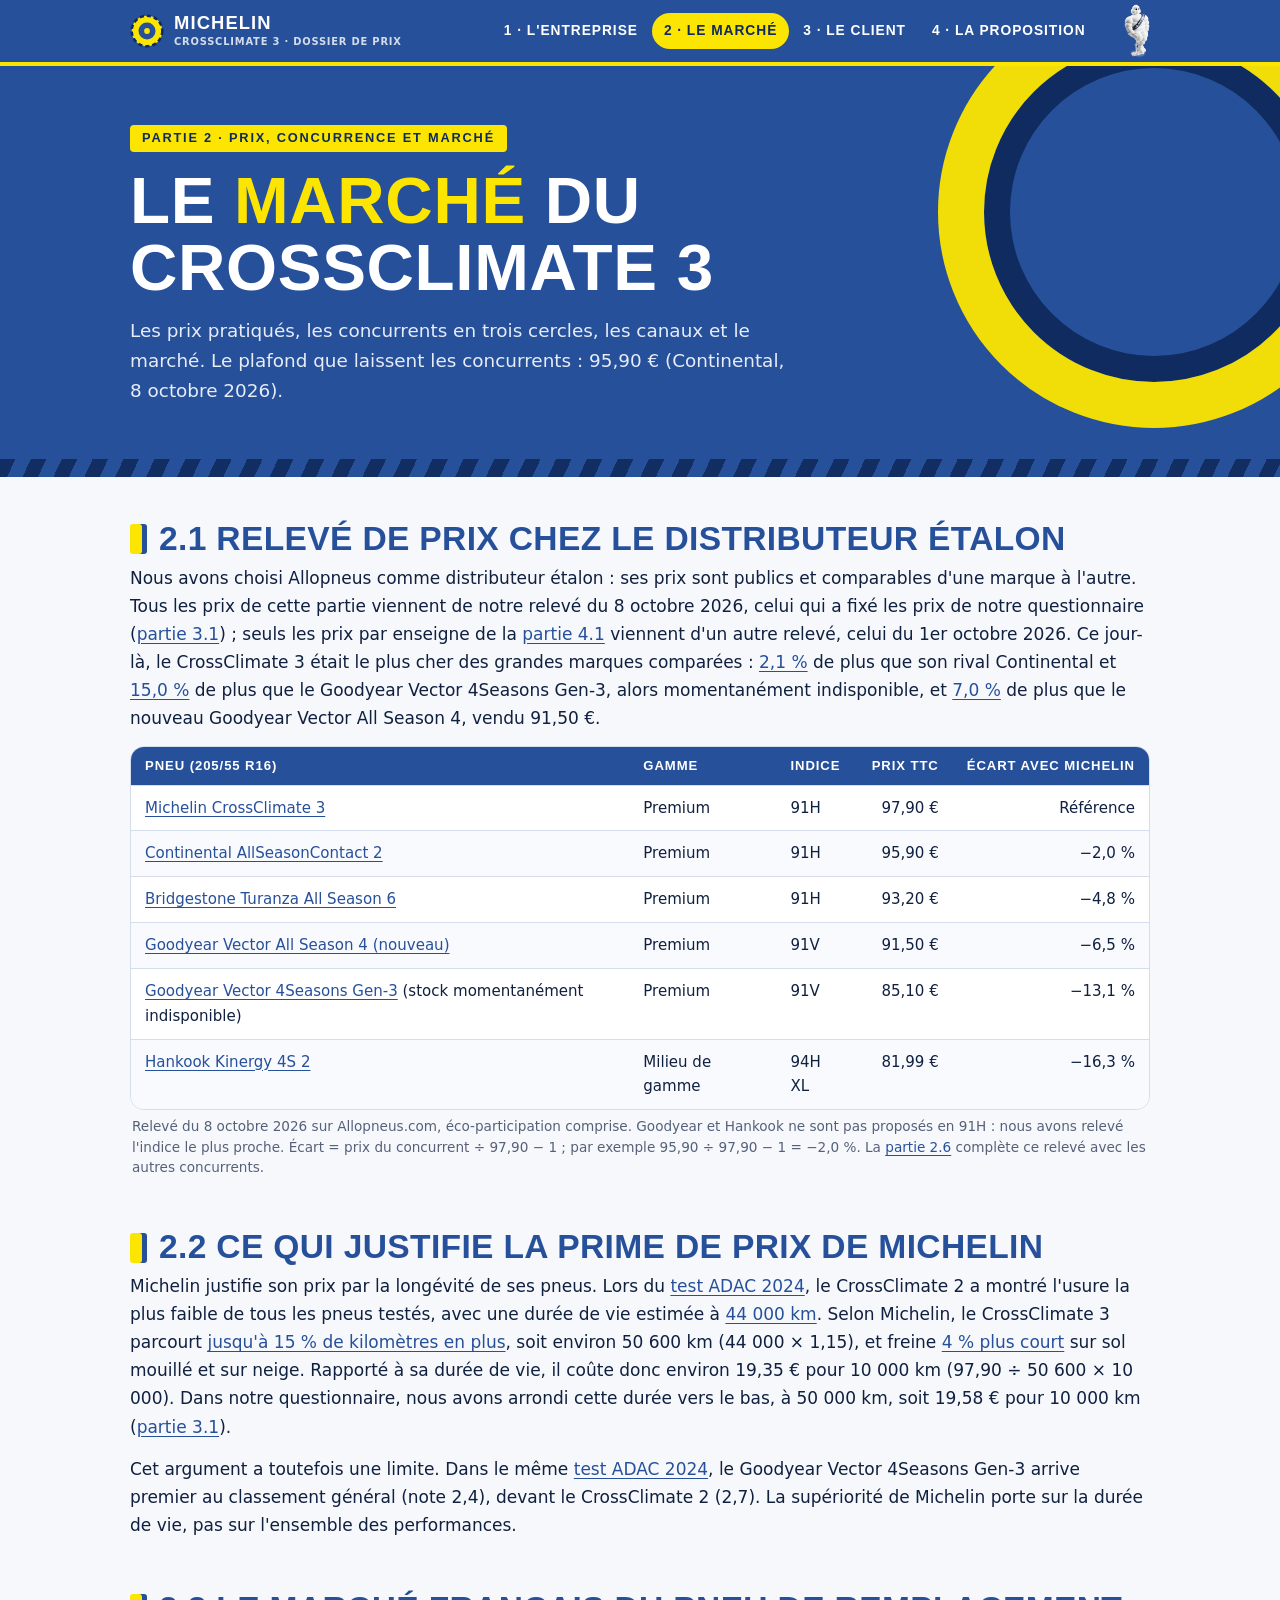
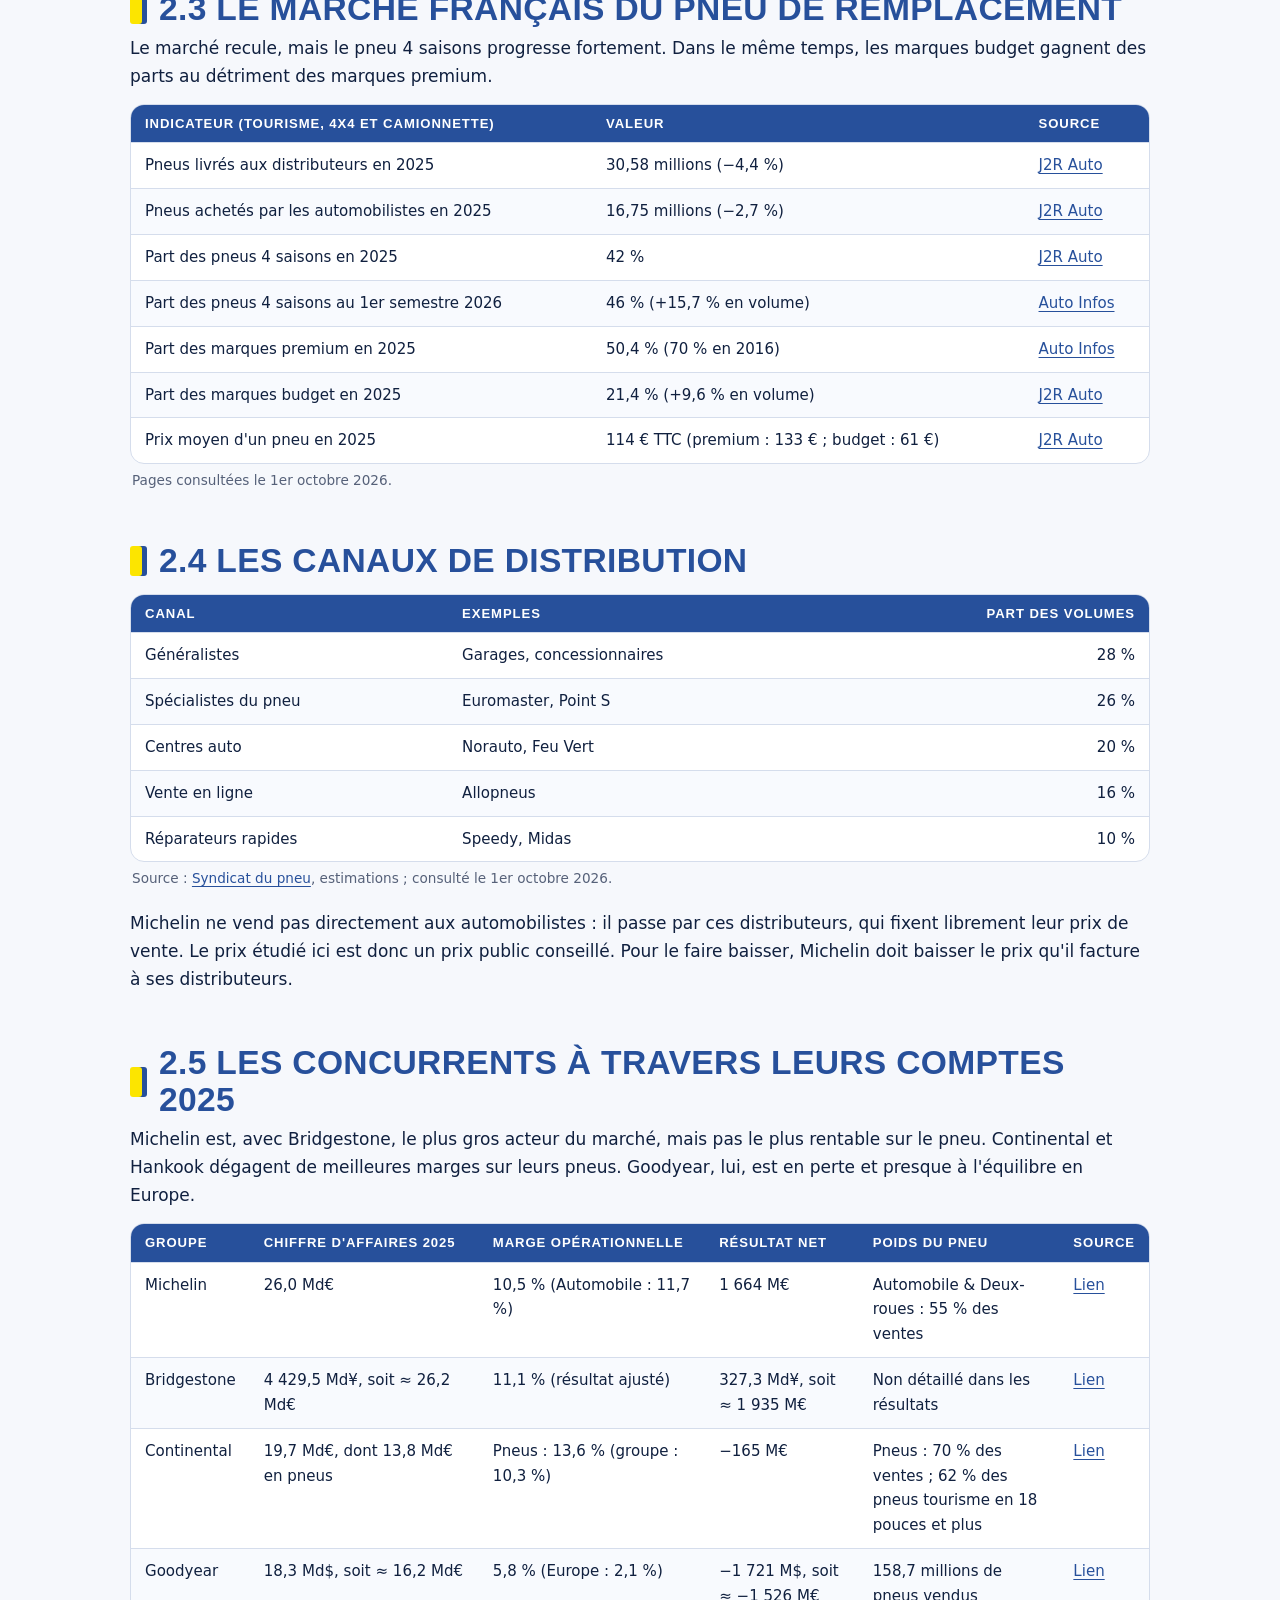
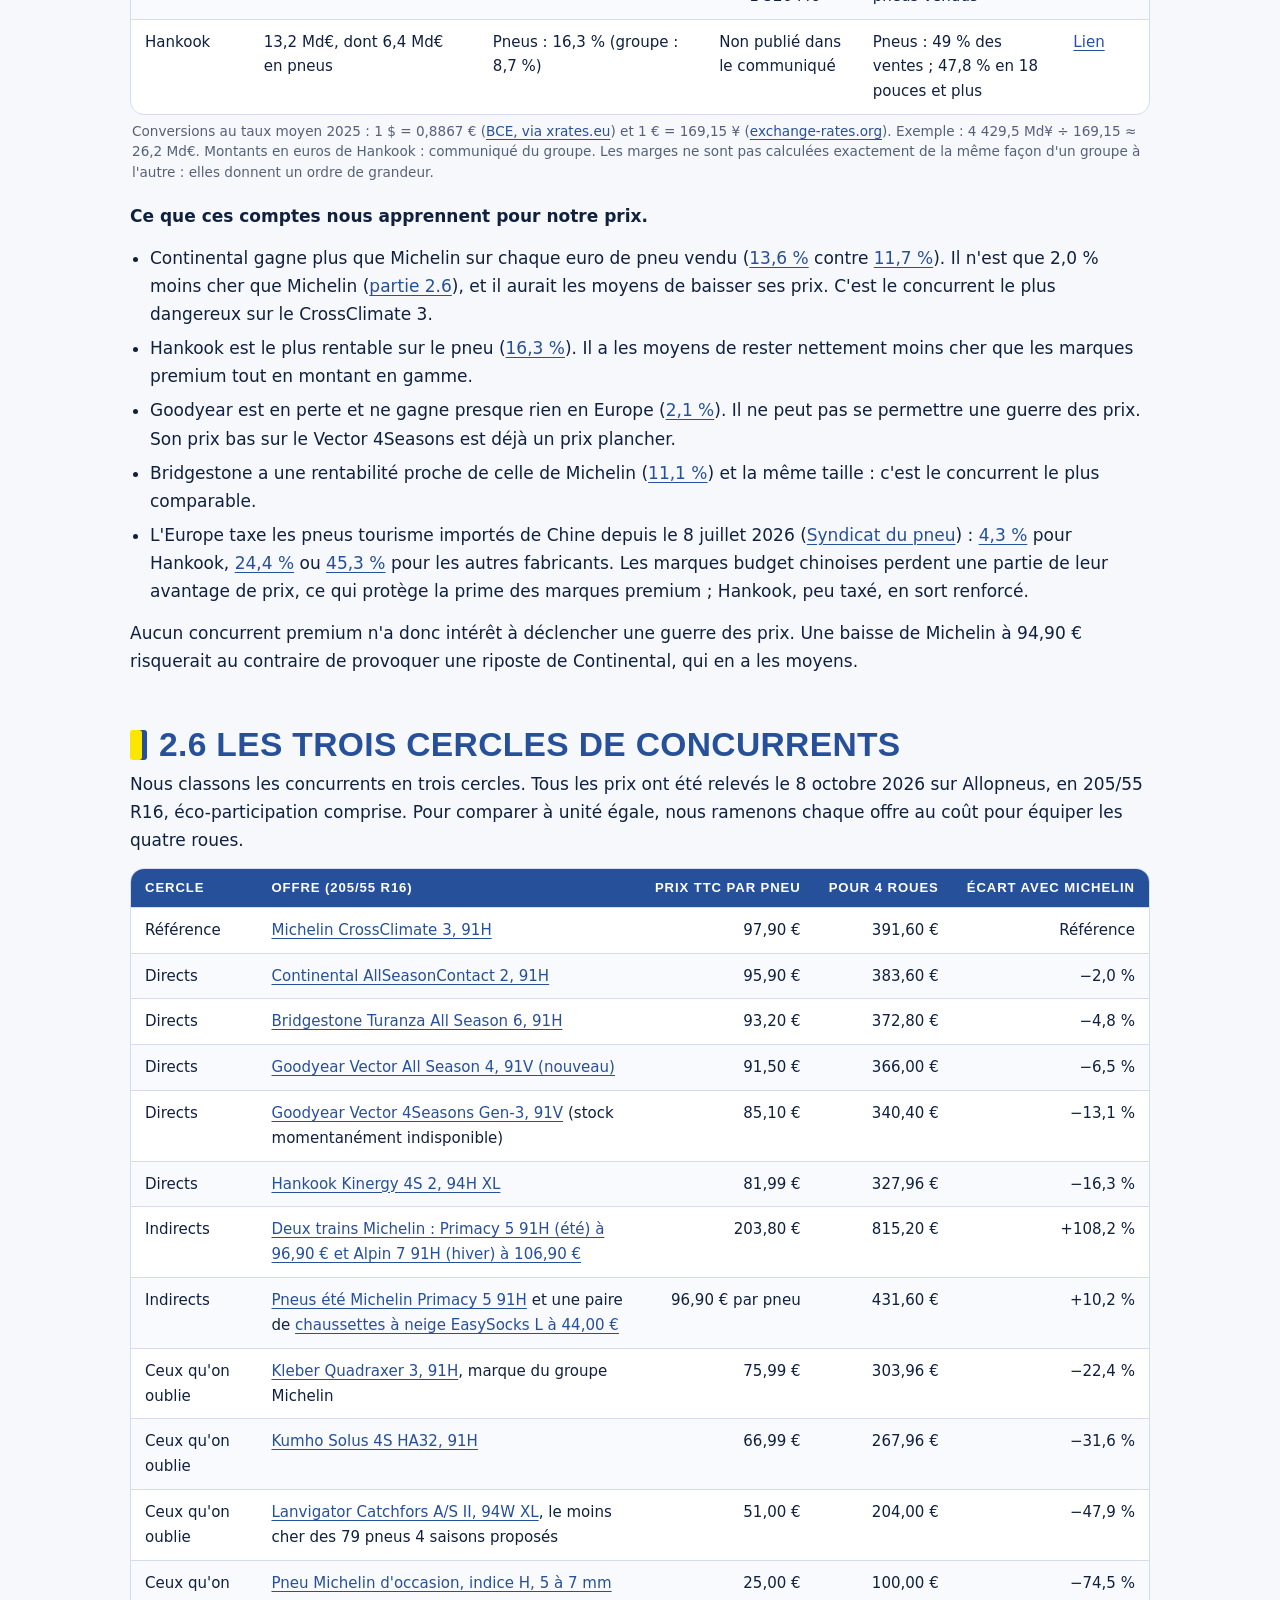
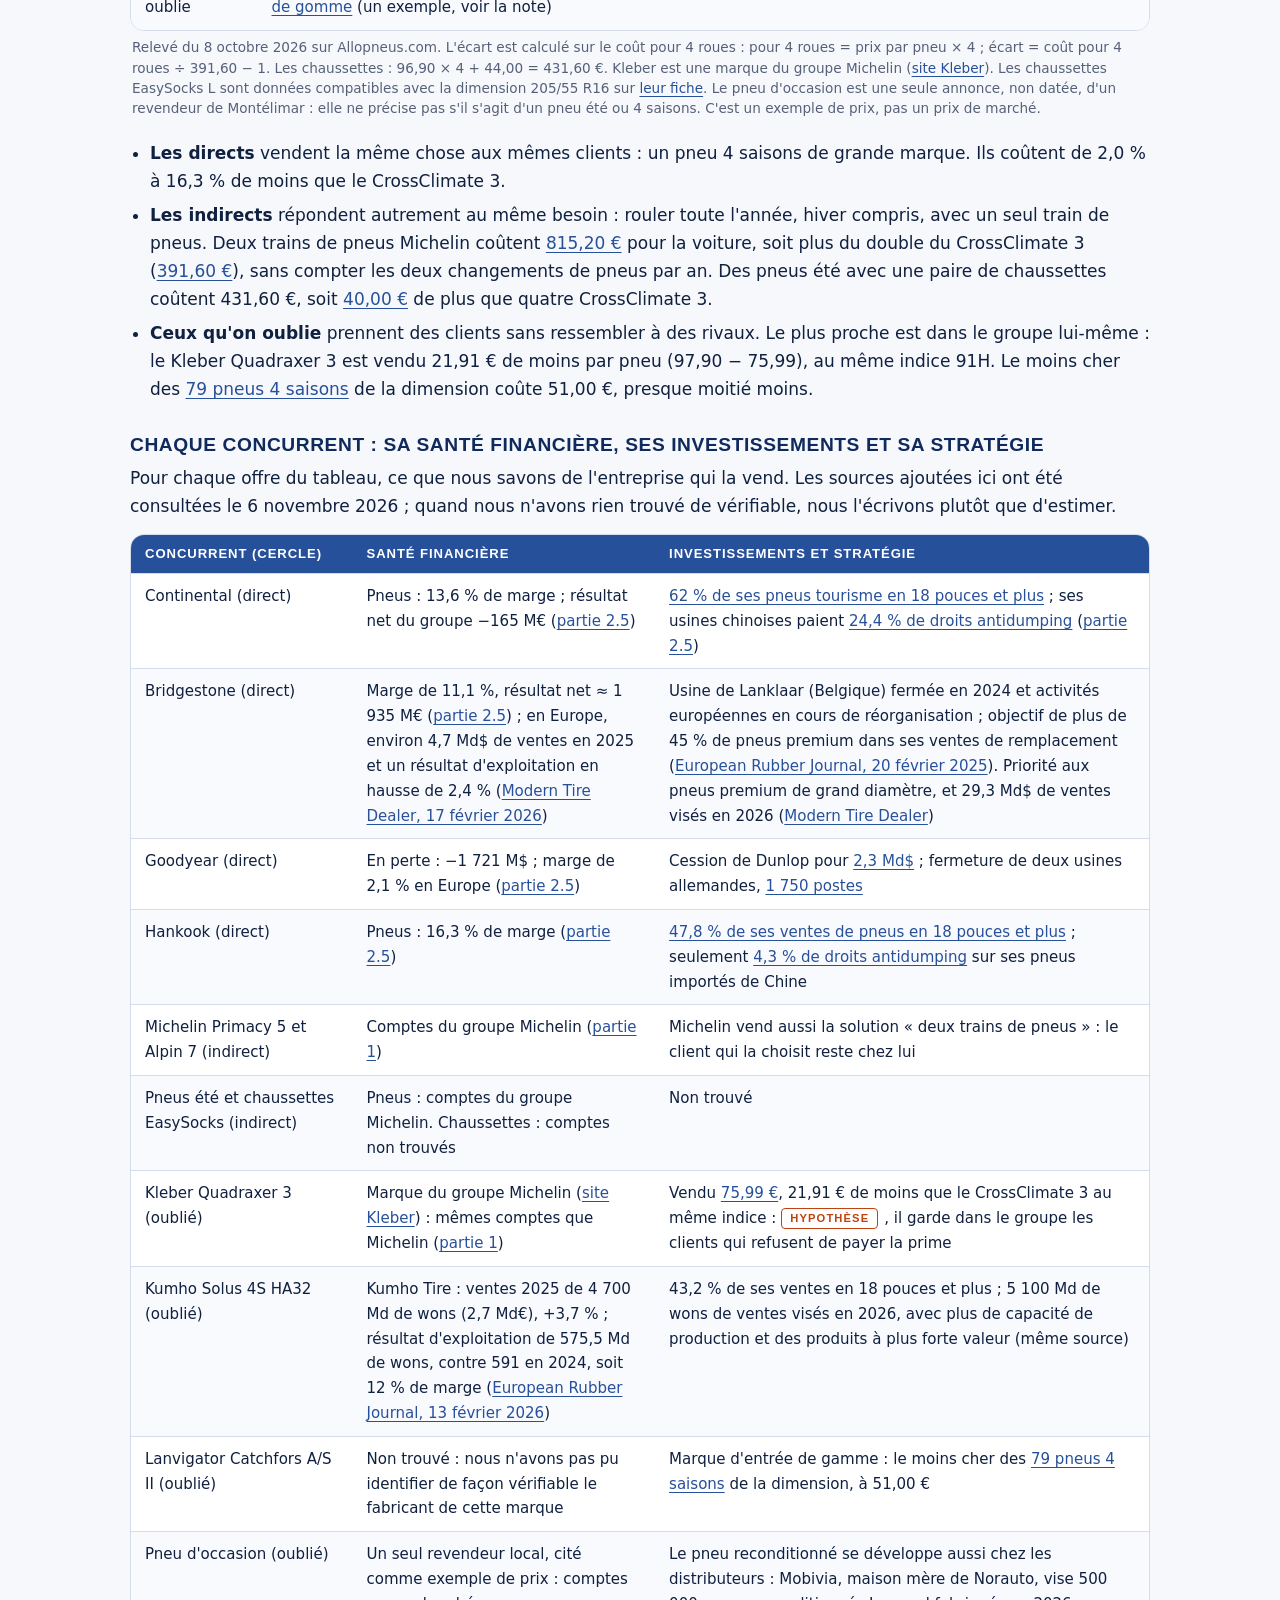
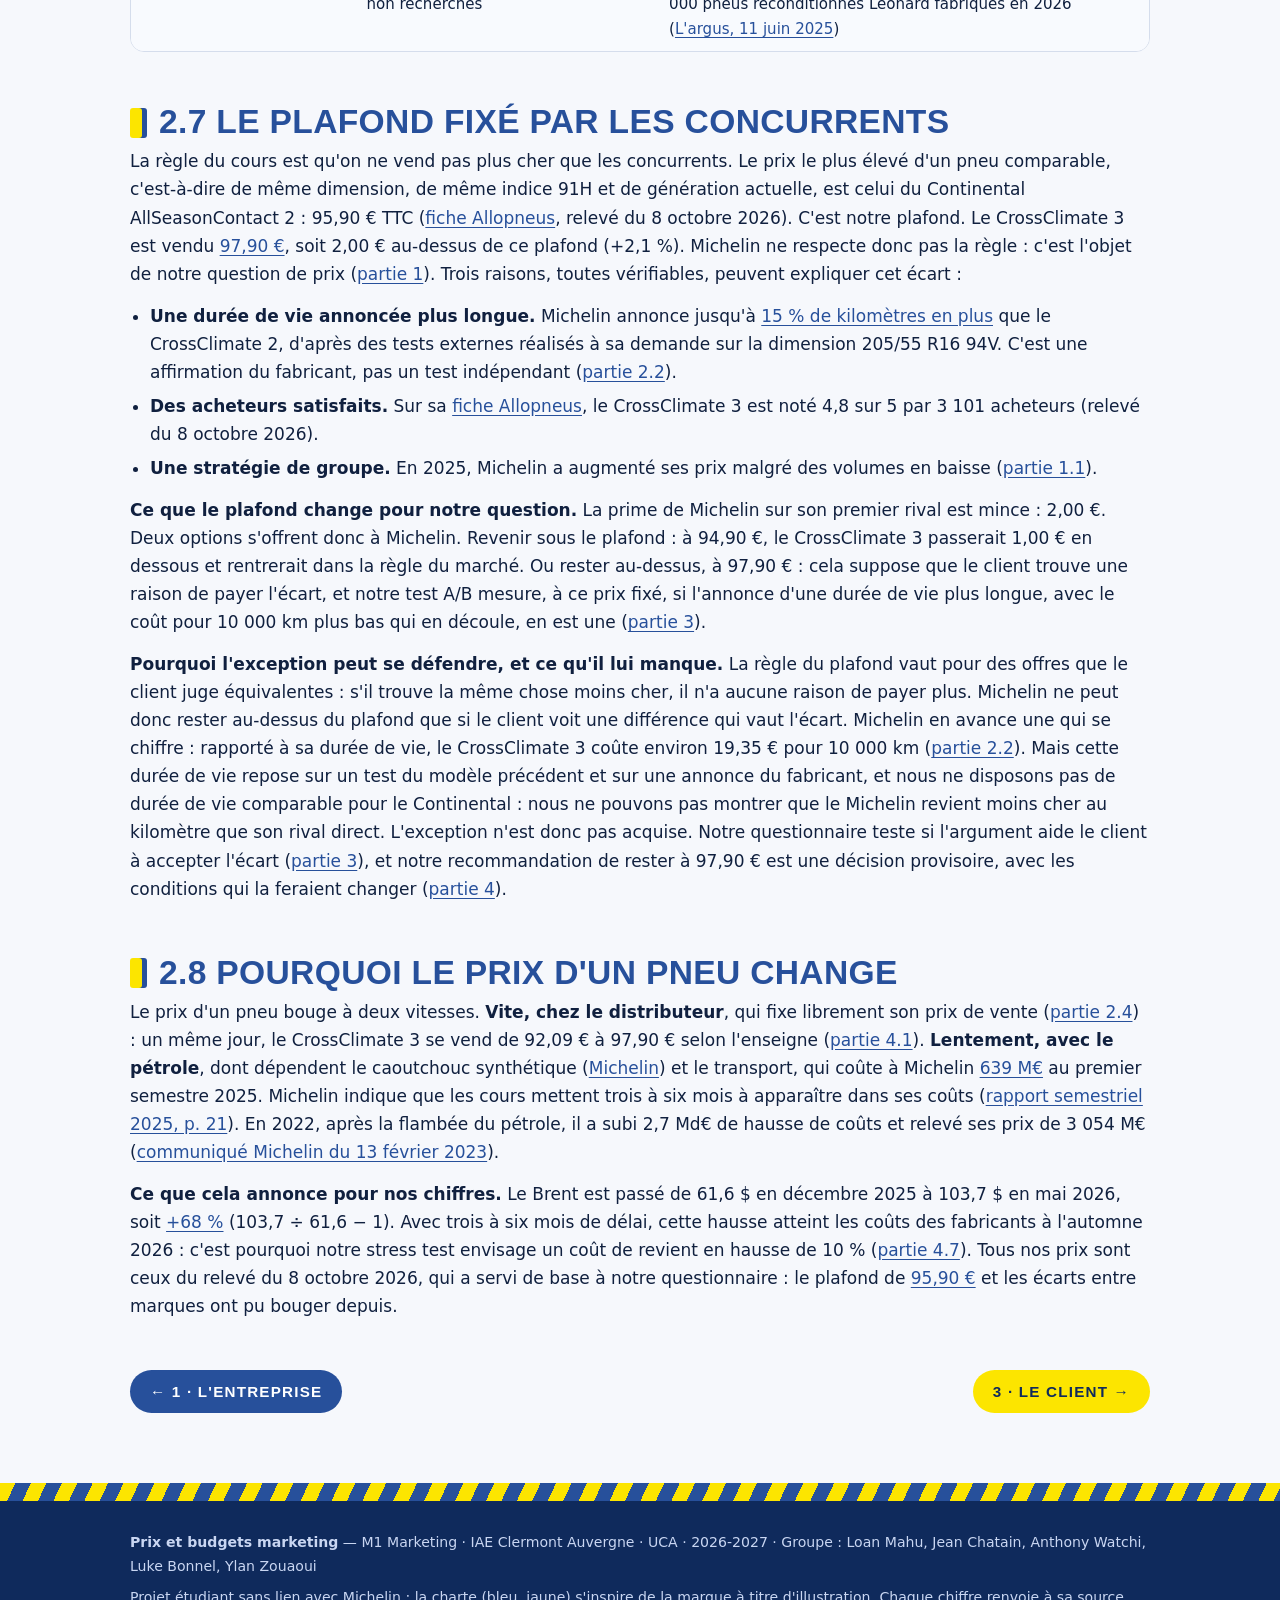
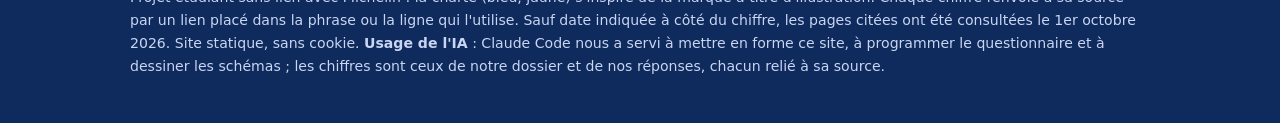
<file: marche.html>
<!doctype html>
<html lang="fr">
<head>
<meta charset="utf-8">
<meta name="viewport" content="width=device-width, initial-scale=1">
<title>2 · Le marché — Michelin CrossClimate 3</title>
<meta name="description" content="Quel prix pour le pneu 4 saisons de Michelin ? Dossier M1 Marketing, IAE Clermont Auvergne : l'entreprise, le marché, le client, la proposition.">
<link rel="icon" href="data:image/svg+xml,%3Csvg viewBox='0 0 40 40' aria-hidden='true'%3E%3Ccircle cx='20' cy='20' r='18' fill='%23FCE500'/%3E%3Ccircle cx='20' cy='20' r='18' fill='none' stroke='%230F2A5C' stroke-width='3' stroke-dasharray='5 3.4'/%3E%3Ccircle cx='20' cy='20' r='10' fill='%2327509B'/%3E%3Ccircle cx='20' cy='20' r='3.4' fill='%23FCE500'/%3E%3C/svg%3E">
<link rel="stylesheet" href="style.css">
</head>
<body>
<header class="haut"><div class="wrap">
<a class="marque" href="index.html"><svg viewBox="0 0 40 40" aria-hidden="true"><circle cx="20" cy="20" r="18" fill="#FCE500"/><circle cx="20" cy="20" r="18" fill="none" stroke="#0F2A5C" stroke-width="3" stroke-dasharray="5 3.4"/><circle cx="20" cy="20" r="10" fill="#27509B"/><circle cx="20" cy="20" r="3.4" fill="#FCE500"/></svg><span>Michelin<small>CrossClimate 3 · dossier de prix</small></span></a>
<nav aria-label="Navigation principale"><a href="index.html">1 · L'entreprise</a><a href="marche.html" aria-current="page">2 · Le marché</a><a href="client.html">3 · Le client</a><a href="proposition.html">4 · La proposition</a></nav>
<img class="bib" src="images/bibendum.png" alt="Bibendum, mascotte de Michelin" onerror="this.remove()">
</div></header>
<section class="hero"><div class="wrap">
<span class="kicker">Partie 2 · Prix, concurrence et marché</span>
<h1>Le <em>marché</em> du CrossClimate 3</h1>
<p class="chapo">Les prix pratiqués, les concurrents en trois cercles, les canaux et le marché. Le plafond que laissent les concurrents : 95,90 € (Continental, 8 octobre 2026).</p>
</div></section>
<main><div class="wrap">

<h2 id="releve">2.1 Relevé de prix chez le distributeur étalon</h2>
<p>Nous avons choisi Allopneus comme distributeur étalon : ses prix sont publics et comparables d'une marque à l'autre. Tous les prix de cette partie viennent de notre relevé du 8 octobre 2026, celui qui a fixé les prix de notre questionnaire (<a href="client.html#methode">partie 3.1</a>) ; seuls les prix par enseigne de la <a href="proposition.html#net">partie 4.1</a> viennent d'un autre relevé, celui du 1er octobre 2026. Ce jour-là, le CrossClimate 3 était le plus cher des grandes marques comparées : <a href="https://www.allopneus.com/produit/pneu-auto/continental/tourisme-4saisons/allseason-contact-2/205-55r16-91h/0006350522" target="_blank" rel="noopener">2,1 %</a> de plus que son rival Continental et <a href="https://www.allopneus.com/produit/pneu-auto/goodyear/tourisme-4saisons/vector-4seasons-gen-3/205-55r16-91v/0005540958" target="_blank" rel="noopener">15,0 %</a> de plus que le Goodyear Vector 4Seasons Gen-3, alors momentanément indisponible, et <a href="https://www.allopneus.com/liste/pneu-auto?d1=205&amp;d2=55&amp;d3=16&amp;d4=91&amp;d5=H&amp;saison%5b%5d=4seasons" target="_blank" rel="noopener">7,0 %</a> de plus que le nouveau Goodyear Vector All Season 4, vendu 91,50 €.</p>
<div class="tableau"><table><thead><tr><th>Pneu (205/55 R16)</th><th>Gamme</th><th>Indice</th><th class="n">Prix TTC</th><th class="n">Écart avec Michelin</th></tr></thead><tbody><tr><td><a href="https://www.allopneus.com/produit/pneu-auto/michelin/tourisme-4saisons/crossclimate-3/205-55r16-91h/0002041955" target="_blank" rel="noopener">Michelin CrossClimate 3</a></td><td>Premium</td><td>91H</td><td class="n">97,90 €</td><td class="n">Référence</td></tr><tr><td><a href="https://www.allopneus.com/produit/pneu-auto/continental/tourisme-4saisons/allseason-contact-2/205-55r16-91h/0006350522" target="_blank" rel="noopener">Continental AllSeasonContact 2</a></td><td>Premium</td><td>91H</td><td class="n">95,90 €</td><td class="n">−2,0 %</td></tr><tr><td><a href="https://www.allopneus.com/produit/pneu-auto/bridgestone/tourisme-4saisons/turanza-all-season-6/205-55r16-91h/0006357654" target="_blank" rel="noopener">Bridgestone Turanza All Season 6</a></td><td>Premium</td><td>91H</td><td class="n">93,20 €</td><td class="n">−4,8 %</td></tr><tr><td><a href="https://www.allopneus.com/liste/pneu-auto?d1=205&amp;d2=55&amp;d3=16&amp;d4=91&amp;d5=H&amp;saison%5b%5d=4seasons" target="_blank" rel="noopener">Goodyear Vector All Season 4 (nouveau)</a></td><td>Premium</td><td>91V</td><td class="n">91,50 €</td><td class="n">−6,5 %</td></tr><tr><td><a href="https://www.allopneus.com/produit/pneu-auto/goodyear/tourisme-4saisons/vector-4seasons-gen-3/205-55r16-91v/0005540958" target="_blank" rel="noopener">Goodyear Vector 4Seasons Gen-3</a> (stock momentanément indisponible)</td><td>Premium</td><td>91V</td><td class="n">85,10 €</td><td class="n">−13,1 %</td></tr><tr><td><a href="https://www.allopneus.com/liste/pneu-auto?d1=205&amp;d2=55&amp;d3=16&amp;d4=91&amp;d5=H&amp;saison%5b%5d=4seasons" target="_blank" rel="noopener">Hankook Kinergy 4S 2</a></td><td>Milieu de gamme</td><td>94H XL</td><td class="n">81,99 €</td><td class="n">−16,3 %</td></tr></tbody></table></div><p class="note">Relevé du 8 octobre 2026 sur Allopneus.com, éco-participation comprise. Goodyear et Hankook ne sont pas proposés en 91H : nous avons relevé l'indice le plus proche. Écart = prix du concurrent ÷ 97,90 − 1 ; par exemple 95,90 ÷ 97,90 − 1 = −2,0 %. La <a href="#cercles">partie 2.6</a> complète ce relevé avec les autres concurrents.</p>

<h2 id="prime">2.2 Ce qui justifie la prime de prix de Michelin</h2>
<p>Michelin justifie son prix par la longévité de ses pneus. Lors du <a href="https://www.adac.de/rund-ums-fahrzeug/ausstattung-technik-zubehoer/reifen/reifentest/ganzjahresreifen/205-55-r16/" target="_blank" rel="noopener">test ADAC 2024</a>, le CrossClimate 2 a montré l'usure la plus faible de tous les pneus testés, avec une durée de vie estimée à <a href="https://www.adac.de/rund-ums-fahrzeug/ausstattung-technik-zubehoer/reifen/reifentest/ganzjahresreifen/205-55-r16/michelin-crossclimate-2-id-4844/" target="_blank" rel="noopener">44 000 km</a>. Selon Michelin, le CrossClimate 3 parcourt <a href="https://www.allopneus.com/guide-pratique/auto/guide-achat/michelin-crossclimate-3/" target="_blank" rel="noopener">jusqu'à 15 % de kilomètres en plus</a>, soit environ 50 600 km (44 000 × 1,15), et freine <a href="https://www.allopneus.com/guide-pratique/auto/guide-achat/michelin-crossclimate-3/" target="_blank" rel="noopener">4 % plus court</a> sur sol mouillé et sur neige. Rapporté à sa durée de vie, il coûte donc environ 19,35 € pour 10 000 km (97,90 ÷ 50 600 × 10 000). Dans notre questionnaire, nous avons arrondi cette durée vers le bas, à 50 000 km, soit 19,58 € pour 10 000 km (<a href="client.html#methode">partie 3.1</a>).</p>
<p>Cet argument a toutefois une limite. Dans le même <a href="https://www.adac.de/rund-ums-fahrzeug/ausstattung-technik-zubehoer/reifen/reifentest/ganzjahresreifen/205-55-r16/" target="_blank" rel="noopener">test ADAC 2024</a>, le Goodyear Vector 4Seasons Gen-3 arrive premier au classement général (note 2,4), devant le CrossClimate 2 (2,7). La supériorité de Michelin porte sur la durée de vie, pas sur l'ensemble des performances.</p>

<h2 id="marche">2.3 Le marché français du pneu de remplacement</h2>
<p>Le marché recule, mais le pneu 4 saisons progresse fortement. Dans le même temps, les marques budget gagnent des parts au détriment des marques premium.</p>
<div class="tableau"><table><thead><tr><th>Indicateur (tourisme, 4x4 et camionnette)</th><th>Valeur</th><th>Source</th></tr></thead><tbody><tr><td>Pneus livrés aux distributeurs en 2025</td><td>30,58 millions (−4,4 %)</td><td><a href="https://j2rauto.com/rechange/pneus-sous-tension-le-marche-cherche-son-nouveau-point-dequilibre/" target="_blank" rel="noopener">J2R Auto</a></td></tr><tr><td>Pneus achetés par les automobilistes en 2025</td><td>16,75 millions (−2,7 %)</td><td><a href="https://j2rauto.com/rechange/pneus-sous-tension-le-marche-cherche-son-nouveau-point-dequilibre/" target="_blank" rel="noopener">J2R Auto</a></td></tr><tr><td>Part des pneus 4 saisons en 2025</td><td>42 %</td><td><a href="https://j2rauto.com/rechange/pneus-sous-tension-le-marche-cherche-son-nouveau-point-dequilibre/" target="_blank" rel="noopener">J2R Auto</a></td></tr><tr><td>Part des pneus 4 saisons au 1er semestre 2026</td><td>46 % (+15,7 % en volume)</td><td><a href="https://www.auto-infos.fr/article/pneumatiques-un-marche-toujours-atone-tandis-que-le-4-saisons-poursuit-sa-percee.293693" target="_blank" rel="noopener">Auto Infos</a></td></tr><tr><td>Part des marques premium en 2025</td><td>50,4 % (70 % en 2016)</td><td><a href="https://www.auto-infos.fr/article/entre-arbitrages-budgetaires-et-montee-du-4-saisons-le-marche-du-pneumatique-se-transforme.290862" target="_blank" rel="noopener">Auto Infos</a></td></tr><tr><td>Part des marques budget en 2025</td><td>21,4 % (+9,6 % en volume)</td><td><a href="https://j2rauto.com/rechange/pneus-sous-tension-le-marche-cherche-son-nouveau-point-dequilibre/" target="_blank" rel="noopener">J2R Auto</a></td></tr><tr><td>Prix moyen d'un pneu en 2025</td><td>114 € TTC (premium : 133 € ; budget : 61 €)</td><td><a href="https://j2rauto.com/rechange/pneus-sous-tension-le-marche-cherche-son-nouveau-point-dequilibre/" target="_blank" rel="noopener">J2R Auto</a></td></tr></tbody></table></div><p class="note">Pages consultées le 1er octobre 2026.</p>

<h2 id="canaux">2.4 Les canaux de distribution</h2>
<div class="tableau"><table><thead><tr><th>Canal</th><th>Exemples</th><th class="n">Part des volumes</th></tr></thead><tbody><tr><td>Généralistes</td><td>Garages, concessionnaires</td><td class="n">28 %</td></tr><tr><td>Spécialistes du pneu</td><td>Euromaster, Point S</td><td class="n">26 %</td></tr><tr><td>Centres auto</td><td>Norauto, Feu Vert</td><td class="n">20 %</td></tr><tr><td>Vente en ligne</td><td>Allopneus</td><td class="n">16 %</td></tr><tr><td>Réparateurs rapides</td><td>Speedy, Midas</td><td class="n">10 %</td></tr></tbody></table></div><p class="note">Source : <a href="https://www.syndicatdupneu.org/marche-pneumatique/" target="_blank" rel="noopener">Syndicat du pneu</a>, estimations ; consulté le 1er octobre 2026.</p>
<p>Michelin ne vend pas directement aux automobilistes : il passe par ces distributeurs, qui fixent librement leur prix de vente. Le prix étudié ici est donc un prix public conseillé. Pour le faire baisser, Michelin doit baisser le prix qu'il facture à ses distributeurs.</p>

<h2 id="comptes">2.5 Les concurrents à travers leurs comptes 2025</h2>
<p>Michelin est, avec Bridgestone, le plus gros acteur du marché, mais pas le plus rentable sur le pneu. Continental et Hankook dégagent de meilleures marges sur leurs pneus. Goodyear, lui, est en perte et presque à l'équilibre en Europe.</p>
<div class="tableau"><table><thead><tr><th>Groupe</th><th>Chiffre d'affaires 2025</th><th>Marge opérationnelle</th><th>Résultat net</th><th>Poids du pneu</th><th>Source</th></tr></thead><tbody><tr><td>Michelin</td><td>26,0 Md€</td><td>10,5 % (Automobile : 11,7 %)</td><td>1 664 M€</td><td>Automobile &amp; Deux-roues : 55 % des ventes</td><td><a href="https://www.michelin.com/en/publications/group/financial-information-december-31-2025" target="_blank" rel="noopener">Lien</a></td></tr><tr><td>Bridgestone</td><td>4 429,5 Md¥, soit ≈ 26,2 Md€</td><td>11,1 % (résultat ajusté)</td><td>327,3 Md¥, soit ≈ 1 935 M€</td><td>Non détaillé dans les résultats</td><td><a href="https://www.marketscreener.com/news/bridgestone-consolidated-financial-statements-for-fy-2025-ce7e5ddbd18ff52c" target="_blank" rel="noopener">Lien</a></td></tr><tr><td>Continental</td><td>19,7 Md€, dont 13,8 Md€ en pneus</td><td>Pneus : 13,6 % (groupe : 10,3 %)</td><td>−165 M€</td><td>Pneus : 70 % des ventes ; 62 % des pneus tourisme en 18 pouces et plus</td><td><a href="https://www.continental.com/en/press/press-releases/20260304-fiscal-year-2025/" target="_blank" rel="noopener">Lien</a></td></tr><tr><td>Goodyear</td><td>18,3 Md$, soit ≈ 16,2 Md€</td><td>5,8 % (Europe : 2,1 %)</td><td>−1 721 M$, soit ≈ −1 526 M€</td><td>158,7 millions de pneus vendus</td><td><a href="https://news.goodyear.com/2026-02-09-Goodyear-Announces-Fourth-Quarter-and-Full-Year-2025-Financial-Results" target="_blank" rel="noopener">Lien</a></td></tr><tr><td>Hankook</td><td>13,2 Md€, dont 6,4 Md€ en pneus</td><td>Pneus : 16,3 % (groupe : 8,7 %)</td><td>Non publié dans le communiqué</td><td>Pneus : 49 % des ventes ; 47,8 % en 18 pouces et plus</td><td><a href="https://www.hankooktire-mediacenter.com/press-release/news/hankook-reports-2025-revenue-of-eur-1319-billion-and-operating-profit-of-eur-115-billion" target="_blank" rel="noopener">Lien</a></td></tr></tbody></table></div><p class="note">Conversions au taux moyen 2025 : 1 $ = 0,8867 € (<a href="https://www.xrates.eu/european-central-bank-average-2025-exchange-rate" target="_blank" rel="noopener">BCE, via xrates.eu</a>) et 1 € = 169,15 ¥ (<a href="https://www.exchange-rates.org/exchange-rate-history/eur-jpy-2025" target="_blank" rel="noopener">exchange-rates.org</a>). Exemple : 4 429,5 Md¥ ÷ 169,15 ≈ 26,2 Md€. Montants en euros de Hankook : communiqué du groupe. Les marges ne sont pas calculées exactement de la même façon d'un groupe à l'autre : elles donnent un ordre de grandeur.</p>
<p><b>Ce que ces comptes nous apprennent pour notre prix.</b></p>
<ul class="puces">
<li>Continental gagne plus que Michelin sur chaque euro de pneu vendu (<a href="https://www.continental.com/en/press/press-releases/20260304-fiscal-year-2025/" target="_blank" rel="noopener">13,6 %</a> contre <a href="https://agngnconpm.cloudimg.io/v7/https:/dgaddcosprod.blob.core.windows.net/cxf-corporate/attachments/zitbllli0ym93f0dm62a9flp-financial-information-at-december-31-2025.pdf" target="_blank" rel="noopener">11,7 %</a>). Il n'est que 2,0 % moins cher que Michelin (<a href="#cercles">partie 2.6</a>), et il aurait les moyens de baisser ses prix. C'est le concurrent le plus dangereux sur le CrossClimate 3.</li>
<li>Hankook est le plus rentable sur le pneu (<a href="https://www.hankooktire-mediacenter.com/press-release/news/hankook-reports-2025-revenue-of-eur-1319-billion-and-operating-profit-of-eur-115-billion" target="_blank" rel="noopener">16,3 %</a>). Il a les moyens de rester nettement moins cher que les marques premium tout en montant en gamme.</li>
<li>Goodyear est en perte et ne gagne presque rien en Europe (<a href="https://news.goodyear.com/2026-02-09-Goodyear-Announces-Fourth-Quarter-and-Full-Year-2025-Financial-Results" target="_blank" rel="noopener">2,1 %</a>). Il ne peut pas se permettre une guerre des prix. Son prix bas sur le Vector 4Seasons est déjà un prix plancher.</li>
<li>Bridgestone a une rentabilité proche de celle de Michelin (<a href="https://www.marketscreener.com/news/bridgestone-consolidated-financial-statements-for-fy-2025-ce7e5ddbd18ff52c" target="_blank" rel="noopener">11,1 %</a>) et la même taille : c'est le concurrent le plus comparable.</li>
<li>L'Europe taxe les pneus tourisme importés de Chine depuis le 8 juillet 2026 (<a href="https://www.syndicatdupneu.org/antidumping-pneumatiques-tc4-originaires-de-chine-droits-definitifs-institues/" target="_blank" rel="noopener">Syndicat du pneu</a>) : <a href="https://www.syndicatdupneu.org/antidumping-pneumatiques-tc4-originaires-de-chine-droits-definitifs-institues/" target="_blank" rel="noopener">4,3 %</a> pour Hankook, <a href="https://www.syndicatdupneu.org/antidumping-pneumatiques-tc4-originaires-de-chine-droits-definitifs-institues/" target="_blank" rel="noopener">24,4 %</a> ou <a href="https://www.syndicatdupneu.org/antidumping-pneumatiques-tc4-originaires-de-chine-droits-definitifs-institues/" target="_blank" rel="noopener">45,3 %</a> pour les autres fabricants. Les marques budget chinoises perdent une partie de leur avantage de prix, ce qui protège la prime des marques premium ; Hankook, peu taxé, en sort renforcé.</li>
</ul>
<p>Aucun concurrent premium n'a donc intérêt à déclencher une guerre des prix. Une baisse de Michelin à 94,90 € risquerait au contraire de provoquer une riposte de Continental, qui en a les moyens.</p>

<h2 id="cercles">2.6 Les trois cercles de concurrents</h2>
<p>Nous classons les concurrents en trois cercles. Tous les prix ont été relevés le 8 octobre 2026 sur Allopneus, en 205/55 R16, éco-participation comprise. Pour comparer à unité égale, nous ramenons chaque offre au coût pour équiper les quatre roues.</p>
<div class="tableau"><table><thead><tr><th>Cercle</th><th>Offre (205/55 R16)</th><th class="n">Prix TTC par pneu</th><th class="n">Pour 4 roues</th><th class="n">Écart avec Michelin</th></tr></thead><tbody><tr><td>Référence</td><td><a href="https://www.allopneus.com/produit/pneu-auto/michelin/tourisme-4saisons/crossclimate-3/205-55r16-91h/0002041955" target="_blank" rel="noopener">Michelin CrossClimate 3, 91H</a></td><td class="n">97,90 €</td><td class="n">391,60 €</td><td class="n">Référence</td></tr><tr><td>Directs</td><td><a href="https://www.allopneus.com/produit/pneu-auto/continental/tourisme-4saisons/allseason-contact-2/205-55r16-91h/0006350522" target="_blank" rel="noopener">Continental AllSeasonContact 2, 91H</a></td><td class="n">95,90 €</td><td class="n">383,60 €</td><td class="n">−2,0 %</td></tr><tr><td>Directs</td><td><a href="https://www.allopneus.com/produit/pneu-auto/bridgestone/tourisme-4saisons/turanza-all-season-6/205-55r16-91h/0006357654" target="_blank" rel="noopener">Bridgestone Turanza All Season 6, 91H</a></td><td class="n">93,20 €</td><td class="n">372,80 €</td><td class="n">−4,8 %</td></tr><tr><td>Directs</td><td><a href="https://www.allopneus.com/liste/pneu-auto?d1=205&amp;d2=55&amp;d3=16&amp;d4=91&amp;d5=H&amp;saison%5b%5d=4seasons" target="_blank" rel="noopener">Goodyear Vector All Season 4, 91V (nouveau)</a></td><td class="n">91,50 €</td><td class="n">366,00 €</td><td class="n">−6,5 %</td></tr><tr><td>Directs</td><td><a href="https://www.allopneus.com/produit/pneu-auto/goodyear/tourisme-4saisons/vector-4seasons-gen-3/205-55r16-91v/0005540958" target="_blank" rel="noopener">Goodyear Vector 4Seasons Gen-3, 91V</a> (stock momentanément indisponible)</td><td class="n">85,10 €</td><td class="n">340,40 €</td><td class="n">−13,1 %</td></tr><tr><td>Directs</td><td><a href="https://www.allopneus.com/liste/pneu-auto?d1=205&amp;d2=55&amp;d3=16&amp;d4=91&amp;d5=H&amp;saison%5b%5d=4seasons" target="_blank" rel="noopener">Hankook Kinergy 4S 2, 94H XL</a></td><td class="n">81,99 €</td><td class="n">327,96 €</td><td class="n">−16,3 %</td></tr><tr><td>Indirects</td><td><a href="https://www.allopneus.com/liste/pneu-auto?d1=205&amp;d2=55&amp;d3=16&amp;marque%5b%5d=michelin" target="_blank" rel="noopener">Deux trains Michelin : Primacy 5 91H (été) à 96,90 € et Alpin 7 91H (hiver) à 106,90 €</a></td><td class="n">203,80 €</td><td class="n">815,20 €</td><td class="n">+108,2 %</td></tr><tr><td>Indirects</td><td><a href="https://www.allopneus.com/liste/pneu-auto?d1=205&amp;d2=55&amp;d3=16&amp;marque%5b%5d=michelin" target="_blank" rel="noopener">Pneus été Michelin Primacy 5 91H</a> et une paire de <a href="https://www.allopneus.com/produit/accessoire-auto/easysocks/chaussettes-neige/chaussettes-neige-easysocks-l-la-paire/0002034450" target="_blank" rel="noopener">chaussettes à neige EasySocks L à 44,00 €</a></td><td class="n">96,90 € par pneu</td><td class="n">431,60 €</td><td class="n">+10,2 %</td></tr><tr><td>Ceux qu'on oublie</td><td><a href="https://www.allopneus.com/liste/pneu-auto?d1=205&amp;d2=55&amp;d3=16&amp;d4=91&amp;d5=H&amp;saison%5b%5d=4seasons" target="_blank" rel="noopener">Kleber Quadraxer 3, 91H</a>, marque du groupe Michelin</td><td class="n">75,99 €</td><td class="n">303,96 €</td><td class="n">−22,4 %</td></tr><tr><td>Ceux qu'on oublie</td><td><a href="https://www.allopneus.com/liste/pneu-auto?d1=205&amp;d2=55&amp;d3=16&amp;d4=91&amp;d5=H&amp;saison%5b%5d=4seasons" target="_blank" rel="noopener">Kumho Solus 4S HA32, 91H</a></td><td class="n">66,99 €</td><td class="n">267,96 €</td><td class="n">−31,6 %</td></tr><tr><td>Ceux qu'on oublie</td><td><a href="https://www.allopneus.com/liste/pneu-auto?d1=205&amp;d2=55&amp;d3=16&amp;d4=91&amp;d5=H&amp;saison%5b%5d=4seasons" target="_blank" rel="noopener">Lanvigator Catchfors A/S II, 94W XL</a>, le moins cher des 79 pneus 4 saisons proposés</td><td class="n">51,00 €</td><td class="n">204,00 €</td><td class="n">−47,9 %</td></tr><tr><td>Ceux qu'on oublie</td><td><a href="https://www.lcpneusdiscount.com/details-pneus+occasions+205+55r16+h-156.html" target="_blank" rel="noopener">Pneu Michelin d'occasion, indice H, 5 à 7 mm de gomme</a> (un exemple, voir la note)</td><td class="n">25,00 €</td><td class="n">100,00 €</td><td class="n">−74,5 %</td></tr></tbody></table></div><p class="note">Relevé du 8 octobre 2026 sur Allopneus.com. L'écart est calculé sur le coût pour 4 roues : pour 4 roues = prix par pneu × 4 ; écart = coût pour 4 roues ÷ 391,60 − 1. Les chaussettes : 96,90 × 4 + 44,00 = 431,60 €. Kleber est une marque du groupe Michelin (<a href="https://www.kleber.fr/" target="_blank" rel="noopener">site Kleber</a>). Les chaussettes EasySocks L sont données compatibles avec la dimension 205/55 R16 sur <a href="https://www.allopneus.com/produit/accessoire-auto/easysocks/chaussettes-neige/chaussettes-neige-easysocks-l-la-paire/0002034450" target="_blank" rel="noopener">leur fiche</a>. Le pneu d'occasion est une seule annonce, non datée, d'un revendeur de Montélimar : elle ne précise pas s'il s'agit d'un pneu été ou 4 saisons. C'est un exemple de prix, pas un prix de marché.</p>
<ul class="puces">
<li><b>Les directs</b> vendent la même chose aux mêmes clients : un pneu 4 saisons de grande marque. Ils coûtent de 2,0 % à 16,3 % de moins que le CrossClimate 3.</li>
<li><b>Les indirects</b> répondent autrement au même besoin : rouler toute l'année, hiver compris, avec un seul train de pneus. Deux trains de pneus Michelin coûtent <a href="https://www.allopneus.com/liste/pneu-auto?d1=205&amp;d2=55&amp;d3=16&amp;marque%5b%5d=michelin" target="_blank" rel="noopener">815,20 €</a> pour la voiture, soit plus du double du CrossClimate 3 (<a href="https://www.allopneus.com/produit/pneu-auto/michelin/tourisme-4saisons/crossclimate-3/205-55r16-91h/0002041955" target="_blank" rel="noopener">391,60 €</a>), sans compter les deux changements de pneus par an. Des pneus été avec une paire de chaussettes coûtent 431,60 €, soit <a href="https://www.allopneus.com/produit/accessoire-auto/easysocks/chaussettes-neige/chaussettes-neige-easysocks-l-la-paire/0002034450" target="_blank" rel="noopener">40,00 €</a> de plus que quatre CrossClimate 3.</li>
<li><b>Ceux qu'on oublie</b> prennent des clients sans ressembler à des rivaux. Le plus proche est dans le groupe lui-même : le Kleber Quadraxer 3 est vendu 21,91 € de moins par pneu (97,90 − 75,99), au même indice 91H. Le moins cher des <a href="https://www.allopneus.com/liste/pneu-auto?d1=205&amp;d2=55&amp;d3=16&amp;d4=91&amp;d5=H&amp;saison%5b%5d=4seasons" target="_blank" rel="noopener">79 pneus 4 saisons</a> de la dimension coûte 51,00 €, presque moitié moins.</li>
</ul>
<h3 id="chacun">Chaque concurrent : sa santé financière, ses investissements et sa stratégie</h3>
<p>Pour chaque offre du tableau, ce que nous savons de l'entreprise qui la vend. Les sources ajoutées ici ont été consultées le 6 novembre 2026 ; quand nous n'avons rien trouvé de vérifiable, nous l'écrivons plutôt que d'estimer.</p>
<div class="tableau"><table><thead><tr><th>Concurrent (cercle)</th><th>Santé financière</th><th>Investissements et stratégie</th></tr></thead><tbody><tr><td>Continental (direct)</td><td>Pneus : 13,6 % de marge ; résultat net du groupe −165 M€ (<a href="#comptes">partie 2.5</a>)</td><td><a href="https://www.continental.com/en/press/press-releases/20260304-fiscal-year-2025/" target="_blank" rel="noopener">62 % de ses pneus tourisme en 18 pouces et plus</a> ; ses usines chinoises paient <a href="https://www.syndicatdupneu.org/antidumping-pneumatiques-tc4-originaires-de-chine-droits-definitifs-institues/" target="_blank" rel="noopener">24,4 % de droits antidumping</a> (<a href="#comptes">partie 2.5</a>)</td></tr><tr><td>Bridgestone (direct)</td><td>Marge de 11,1 %, résultat net ≈ 1 935 M€ (<a href="#comptes">partie 2.5</a>) ; en Europe, environ 4,7 Md$ de ventes en 2025 et un résultat d'exploitation en hausse de 2,4 % (<a href="https://www.moderntiredealer.com/suppliers/article/55358178/bridgestone-posts-2025-results" target="_blank" rel="noopener">Modern Tire Dealer, 17 février 2026</a>)</td><td>Usine de Lanklaar (Belgique) fermée en 2024 et activités européennes en cours de réorganisation ; objectif de plus de 45 % de pneus premium dans ses ventes de remplacement (<a href="https://www.european-rubber-journal.com/article/2096931/bridgestone-outlines-premium-strategy-business-restructuring-plans" target="_blank" rel="noopener">European Rubber Journal, 20 février 2025</a>). Priorité aux pneus premium de grand diamètre, et 29,3 Md$ de ventes visés en 2026 (<a href="https://www.moderntiredealer.com/suppliers/article/55358178/bridgestone-posts-2025-results" target="_blank" rel="noopener">Modern Tire Dealer</a>)</td></tr><tr><td>Goodyear (direct)</td><td>En perte : −1 721 M$ ; marge de 2,1 % en Europe (<a href="#comptes">partie 2.5</a>)</td><td>Cession de Dunlop pour <a href="https://news.goodyear.com/2026-02-09-Goodyear-Announces-Fourth-Quarter-and-Full-Year-2025-Financial-Results" target="_blank" rel="noopener">2,3 Md$</a> ; fermeture de deux usines allemandes, <a href="https://www.european-rubber-journal.com/article/2094539/goodyear-to-close-down-two-german-tire-factories" target="_blank" rel="noopener">1 750 postes</a></td></tr><tr><td>Hankook (direct)</td><td>Pneus : 16,3 % de marge (<a href="#comptes">partie 2.5</a>)</td><td><a href="https://www.hankooktire-mediacenter.com/press-release/news/hankook-reports-2025-revenue-of-eur-1319-billion-and-operating-profit-of-eur-115-billion" target="_blank" rel="noopener">47,8 % de ses ventes de pneus en 18 pouces et plus</a> ; seulement <a href="https://www.syndicatdupneu.org/antidumping-pneumatiques-tc4-originaires-de-chine-droits-definitifs-institues/" target="_blank" rel="noopener">4,3 % de droits antidumping</a> sur ses pneus importés de Chine</td></tr><tr><td>Michelin Primacy 5 et Alpin 7 (indirect)</td><td>Comptes du groupe Michelin (<a href="index.html">partie 1</a>)</td><td>Michelin vend aussi la solution « deux trains de pneus » : le client qui la choisit reste chez lui</td></tr><tr><td>Pneus été et chaussettes EasySocks (indirect)</td><td>Pneus : comptes du groupe Michelin. Chaussettes : comptes non trouvés</td><td>Non trouvé</td></tr><tr><td>Kleber Quadraxer 3 (oublié)</td><td>Marque du groupe Michelin (<a href="https://www.kleber.fr/" target="_blank" rel="noopener">site Kleber</a>) : mêmes comptes que Michelin (<a href="index.html">partie 1</a>)</td><td>Vendu <a href="https://www.allopneus.com/liste/pneu-auto?d1=205&amp;d2=55&amp;d3=16&amp;d4=91&amp;d5=H&amp;saison%5b%5d=4seasons" target="_blank" rel="noopener">75,99 €</a>, 21,91 € de moins que le CrossClimate 3 au même indice : <span class="statut hypo">hypothèse</span>, il garde dans le groupe les clients qui refusent de payer la prime</td></tr><tr><td>Kumho Solus 4S HA32 (oublié)</td><td>Kumho Tire : ventes 2025 de 4 700 Md de wons (2,7 Md€), +3,7 % ; résultat d'exploitation de 575,5 Md de wons, contre 591 en 2024, soit 12 % de marge (<a href="https://www.european-rubber-journal.com/article/2098751/kumho-tire-posts-record-sales-in-2025-earnings-ease" target="_blank" rel="noopener">European Rubber Journal, 13 février 2026</a>)</td><td>43,2 % de ses ventes en 18 pouces et plus ; 5 100 Md de wons de ventes visés en 2026, avec plus de capacité de production et des produits à plus forte valeur (même source)</td></tr><tr><td>Lanvigator Catchfors A/S II (oublié)</td><td>Non trouvé : nous n'avons pas pu identifier de façon vérifiable le fabricant de cette marque</td><td>Marque d'entrée de gamme : le moins cher des <a href="https://www.allopneus.com/liste/pneu-auto?d1=205&amp;d2=55&amp;d3=16&amp;d4=91&amp;d5=H&amp;saison%5b%5d=4seasons" target="_blank" rel="noopener">79 pneus 4 saisons</a> de la dimension, à 51,00 €</td></tr><tr><td>Pneu d'occasion (oublié)</td><td>Un seul revendeur local, cité comme exemple de prix : comptes non recherchés</td><td>Le pneu reconditionné se développe aussi chez les distributeurs : Mobivia, maison mère de Norauto, vise 500 000 pneus reconditionnés Leonard fabriqués en 2026 (<a href="https://www.largus.fr/pros/actualite-automobile/comment-le-groupe-mobivia-s-est-structure-pour-developper-ses-marques-de-distributeur-30040755.html" target="_blank" rel="noopener">L'argus, 11 juin 2025</a>)</td></tr></tbody></table></div>
<h2 id="plafond">2.7 Le plafond fixé par les concurrents</h2>
<p>La règle du cours est qu'on ne vend pas plus cher que les concurrents. Le prix le plus élevé d'un pneu comparable, c'est-à-dire de même dimension, de même indice 91H et de génération actuelle, est celui du Continental AllSeasonContact 2 : 95,90 € TTC (<a href="https://www.allopneus.com/produit/pneu-auto/continental/tourisme-4saisons/allseason-contact-2/205-55r16-91h/0006350522" target="_blank" rel="noopener">fiche Allopneus</a>, relevé du 8 octobre 2026). C'est notre plafond. Le CrossClimate 3 est vendu <a href="https://www.allopneus.com/produit/pneu-auto/michelin/tourisme-4saisons/crossclimate-3/205-55r16-91h/0002041955" target="_blank" rel="noopener">97,90 €</a>, soit 2,00 € au-dessus de ce plafond (+2,1 %). Michelin ne respecte donc pas la règle : c'est l'objet de notre question de prix (<a href="index.html">partie 1</a>). Trois raisons, toutes vérifiables, peuvent expliquer cet écart :</p>
<ul class="puces">
<li><b>Une durée de vie annoncée plus longue.</b> Michelin annonce jusqu'à <a href="https://www.allopneus.com/produit/pneu-auto/michelin/tourisme-4saisons/crossclimate-3/205-55r16-91h/0002041955" target="_blank" rel="noopener">15 % de kilomètres en plus</a> que le CrossClimate 2, d'après des tests externes réalisés à sa demande sur la dimension 205/55 R16 94V. C'est une affirmation du fabricant, pas un test indépendant (<a href="#prime">partie 2.2</a>).</li>
<li><b>Des acheteurs satisfaits.</b> Sur sa <a href="https://www.allopneus.com/produit/pneu-auto/michelin/tourisme-4saisons/crossclimate-3/205-55r16-91h/0002041955" target="_blank" rel="noopener">fiche Allopneus</a>, le CrossClimate 3 est noté 4,8 sur 5 par 3 101 acheteurs (relevé du 8 octobre 2026).</li>
<li><b>Une stratégie de groupe.</b> En 2025, Michelin a augmenté ses prix malgré des volumes en baisse (<a href="index.html#resultat">partie 1.1</a>).</li>
</ul>
<p><b>Ce que le plafond change pour notre question.</b> La prime de Michelin sur son premier rival est mince : 2,00 €. Deux options s'offrent donc à Michelin. Revenir sous le plafond : à 94,90 €, le CrossClimate 3 passerait 1,00 € en dessous et rentrerait dans la règle du marché. Ou rester au-dessus, à 97,90 € : cela suppose que le client trouve une raison de payer l'écart, et notre test A/B mesure, à ce prix fixé, si l'annonce d'une durée de vie plus longue, avec le coût pour 10 000 km plus bas qui en découle, en est une (<a href="client.html">partie 3</a>).</p>
<p><b>Pourquoi l'exception peut se défendre, et ce qu'il lui manque.</b> La règle du plafond vaut pour des offres que le client juge équivalentes : s'il trouve la même chose moins cher, il n'a aucune raison de payer plus. Michelin ne peut donc rester au-dessus du plafond que si le client voit une différence qui vaut l'écart. Michelin en avance une qui se chiffre : rapporté à sa durée de vie, le CrossClimate 3 coûte environ 19,35 € pour 10 000 km (<a href="#prime">partie 2.2</a>). Mais cette durée de vie repose sur un test du modèle précédent et sur une annonce du fabricant, et nous ne disposons pas de durée de vie comparable pour le Continental : nous ne pouvons pas montrer que le Michelin revient moins cher au kilomètre que son rival direct. L'exception n'est donc pas acquise. Notre questionnaire teste si l'argument aide le client à accepter l'écart (<a href="client.html">partie 3</a>), et notre recommandation de rester à 97,90 € est une décision provisoire, avec les conditions qui la feraient changer (<a href="proposition.html#synthese">partie 4</a>).</p>

<h2 id="evolution">2.8 Pourquoi le prix d'un pneu change</h2>
<p>Le prix d'un pneu bouge à deux vitesses. <b>Vite, chez le distributeur</b>, qui fixe librement son prix de vente (<a href="#canaux">partie 2.4</a>) : un même jour, le CrossClimate 3 se vend de 92,09 € à 97,90 € selon l'enseigne (<a href="proposition.html#canal">partie 4.1</a>). <b>Lentement, avec le pétrole</b>, dont dépendent le caoutchouc synthétique (<a href="https://africa.michelin.com/fr/auto/conseil/regles-pneus/fabrication-recyclage-pneus" target="_blank" rel="noopener">Michelin</a>) et le transport, qui coûte à Michelin <a href="https://dgaddcosprod.blob.core.windows.net/cxf-corporate/attachments/e1z4ruaxuxrl2gvprjlz7cfg-2025-first-half-financial-report.pdf" target="_blank" rel="noopener">639 M€</a> au premier semestre 2025. Michelin indique que les cours mettent trois à six mois à apparaître dans ses coûts (<a href="https://dgaddcosprod.blob.core.windows.net/cxf-corporate/attachments/e1z4ruaxuxrl2gvprjlz7cfg-2025-first-half-financial-report.pdf" target="_blank" rel="noopener">rapport semestriel 2025, p. 21</a>). En 2022, après la flambée du pétrole, il a subi 2,7 Md€ de hausse de coûts et relevé ses prix de 3 054 M€ (<a href="https://echanges.dila.gouv.fr/OPENDATA/AMF/MKW/2023/02/FCMKW132391_20230213.pdf" target="_blank" rel="noopener">communiqué Michelin du 13 février 2023</a>).</p>
<p><b>Ce que cela annonce pour nos chiffres.</b> Le Brent est passé de 61,6 $ en décembre 2025 à 103,7 $ en mai 2026, soit <a href="https://www.insee.fr/fr/statistiques/serie/010002077" target="_blank" rel="noopener">+68 %</a> (103,7 ÷ 61,6 − 1). Avec trois à six mois de délai, cette hausse atteint les coûts des fabricants à l'automne 2026 : c'est pourquoi notre stress test envisage un coût de revient en hausse de 10 % (<a href="proposition.html#stress">partie 4.7</a>). Tous nos prix sont ceux du relevé du 8 octobre 2026, qui a servi de base à notre questionnaire : le plafond de <a href="https://www.allopneus.com/produit/pneu-auto/continental/tourisme-4saisons/allseason-contact-2/205-55r16-91h/0006350522" target="_blank" rel="noopener">95,90 €</a> et les écarts entre marques ont pu bouger depuis.</p>

<div class="suivant"><a href="index.html">← 1 · L'entreprise</a><a class="jaune" href="client.html">3 · Le client →</a></div>
</div></main>
<footer><div class="wrap">
<p><strong>Prix et budgets marketing</strong> — M1 Marketing · IAE Clermont Auvergne · UCA · 2026-2027 · Groupe : Loan Mahu, Jean Chatain, Anthony Watchi, Luke Bonnel, Ylan Zouaoui</p>
<p>Projet étudiant sans lien avec Michelin : la charte (bleu, jaune) s'inspire de la marque à titre d'illustration. Chaque chiffre renvoie à sa source par un lien placé dans la phrase ou la ligne qui l'utilise. Sauf date indiquée à côté du chiffre, les pages citées ont été consultées le 1er octobre 2026.
Site statique, sans cookie. <b>Usage de l'IA</b> : Claude Code nous a servi à mettre en forme ce site, à programmer le questionnaire et à dessiner les schémas ; les chiffres sont ceux de notre dossier et de nos réponses, chacun relié à sa source.</p>
</div></footer>
</body>
</html>
</file>
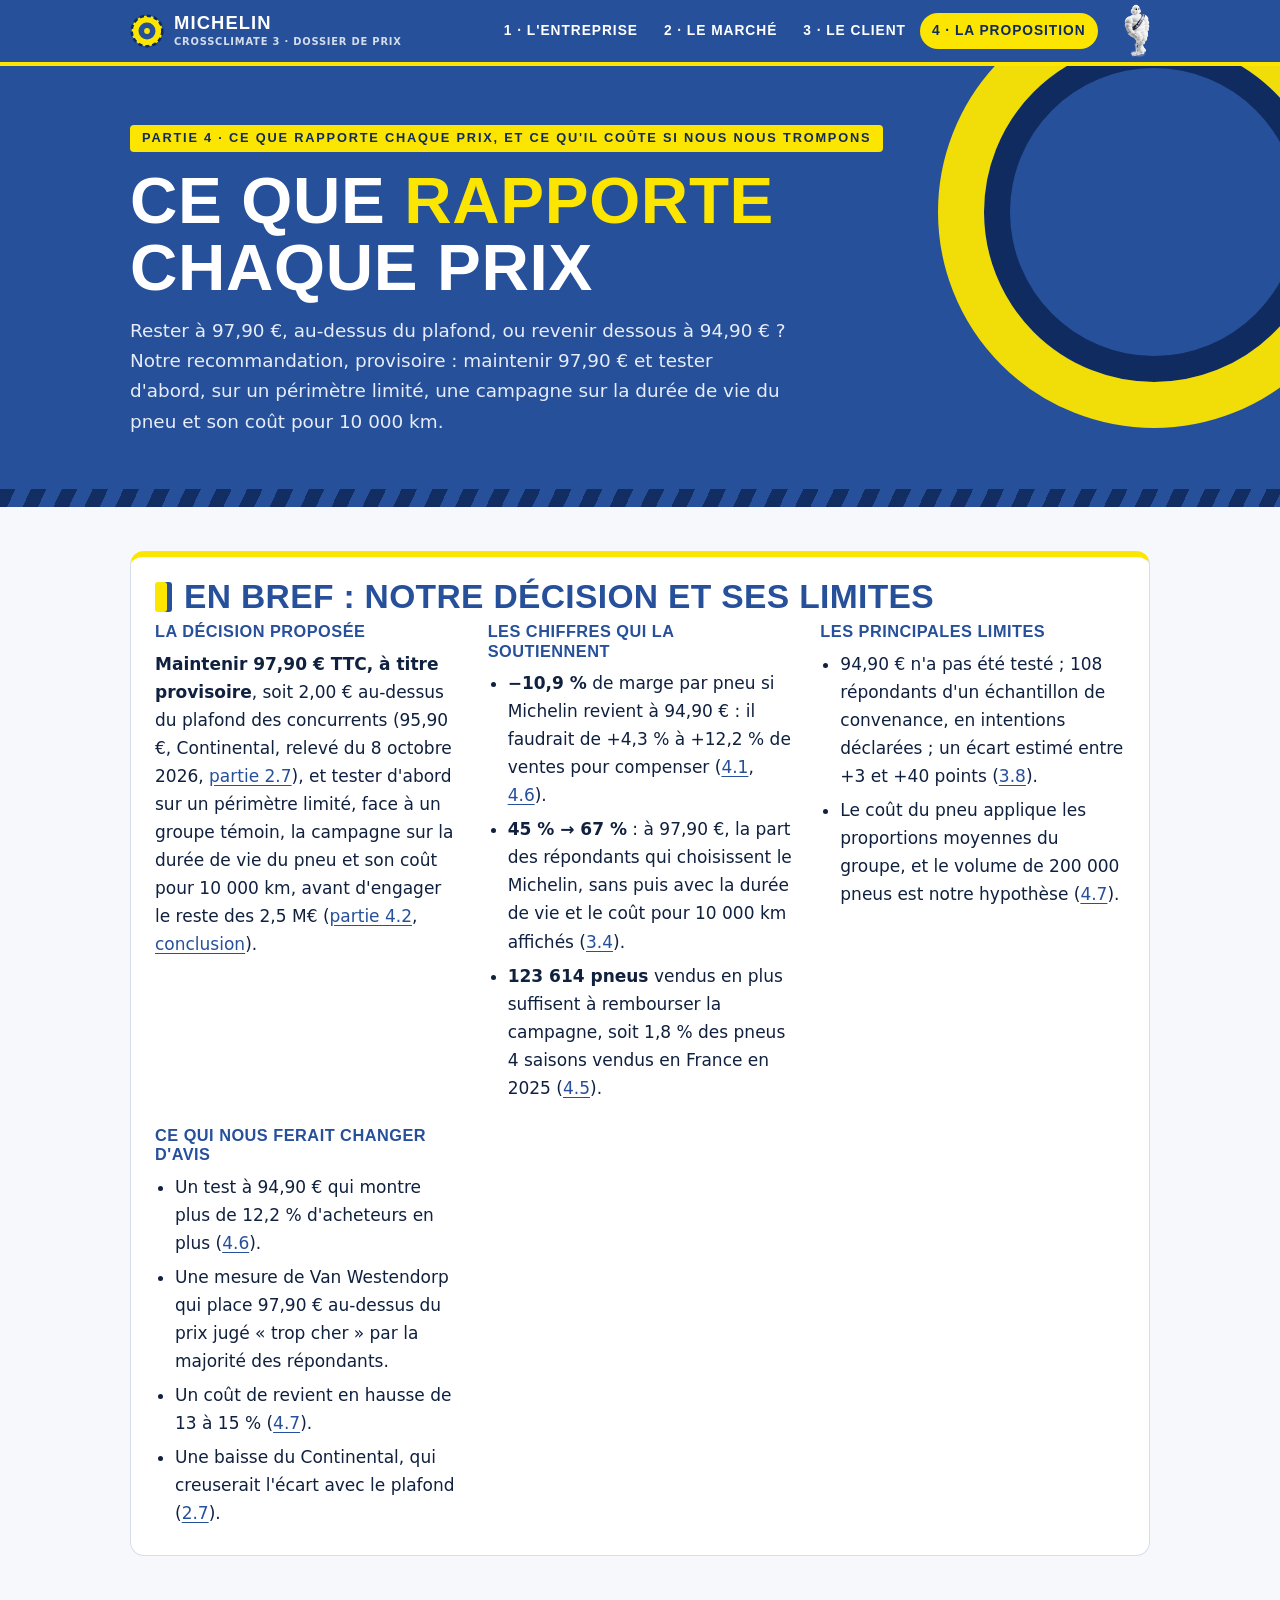
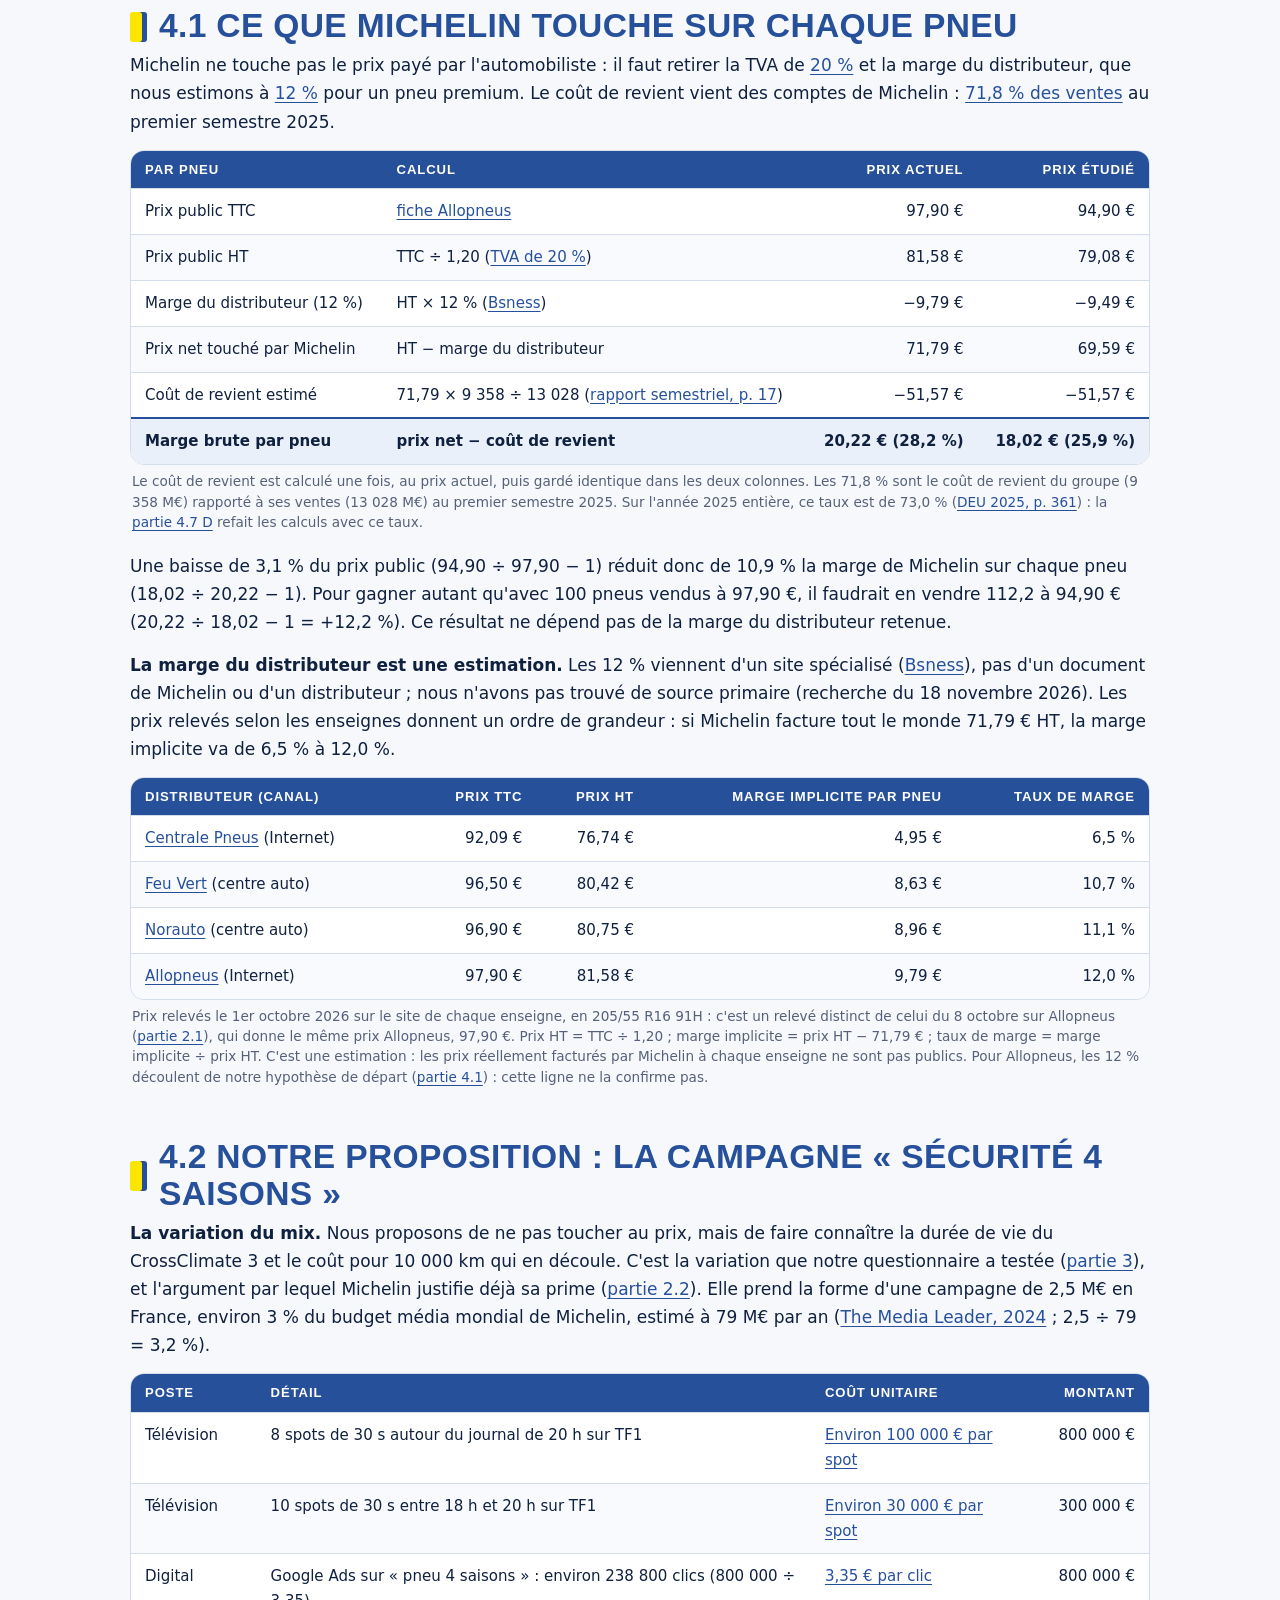
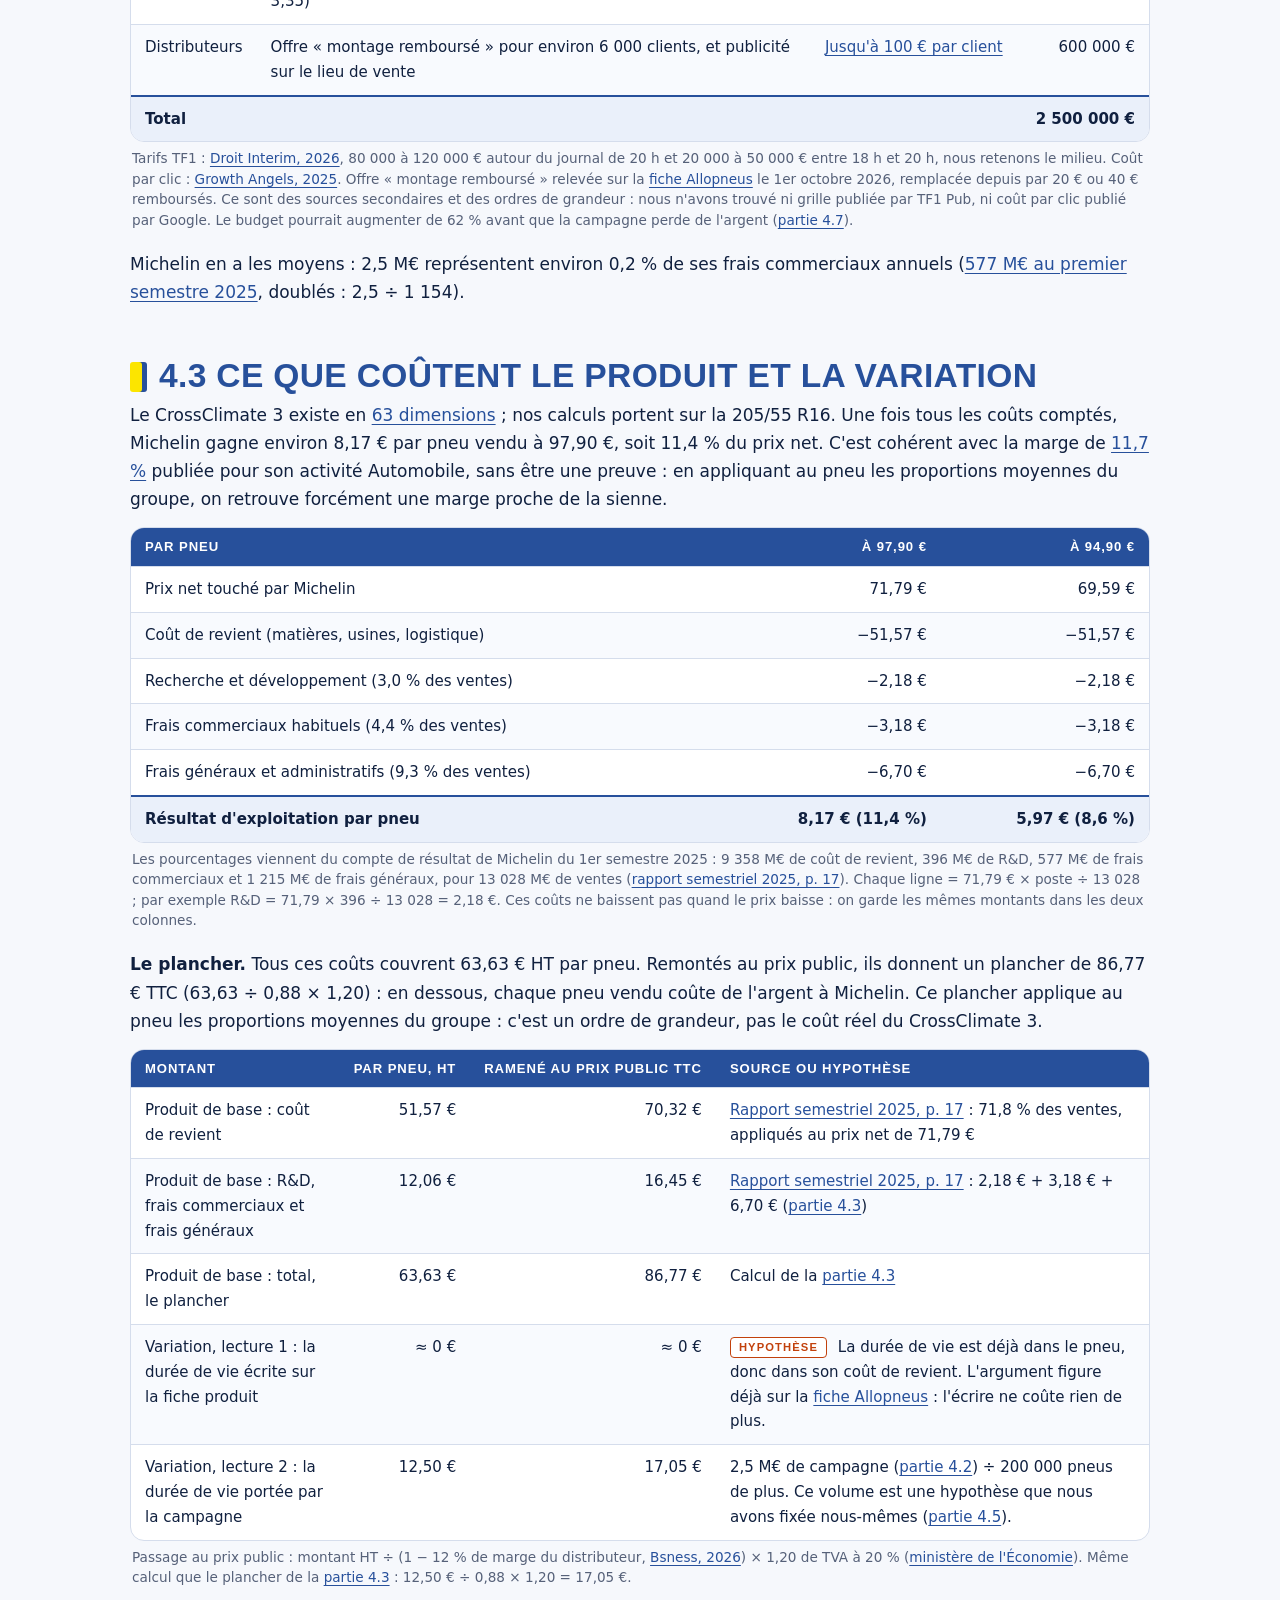
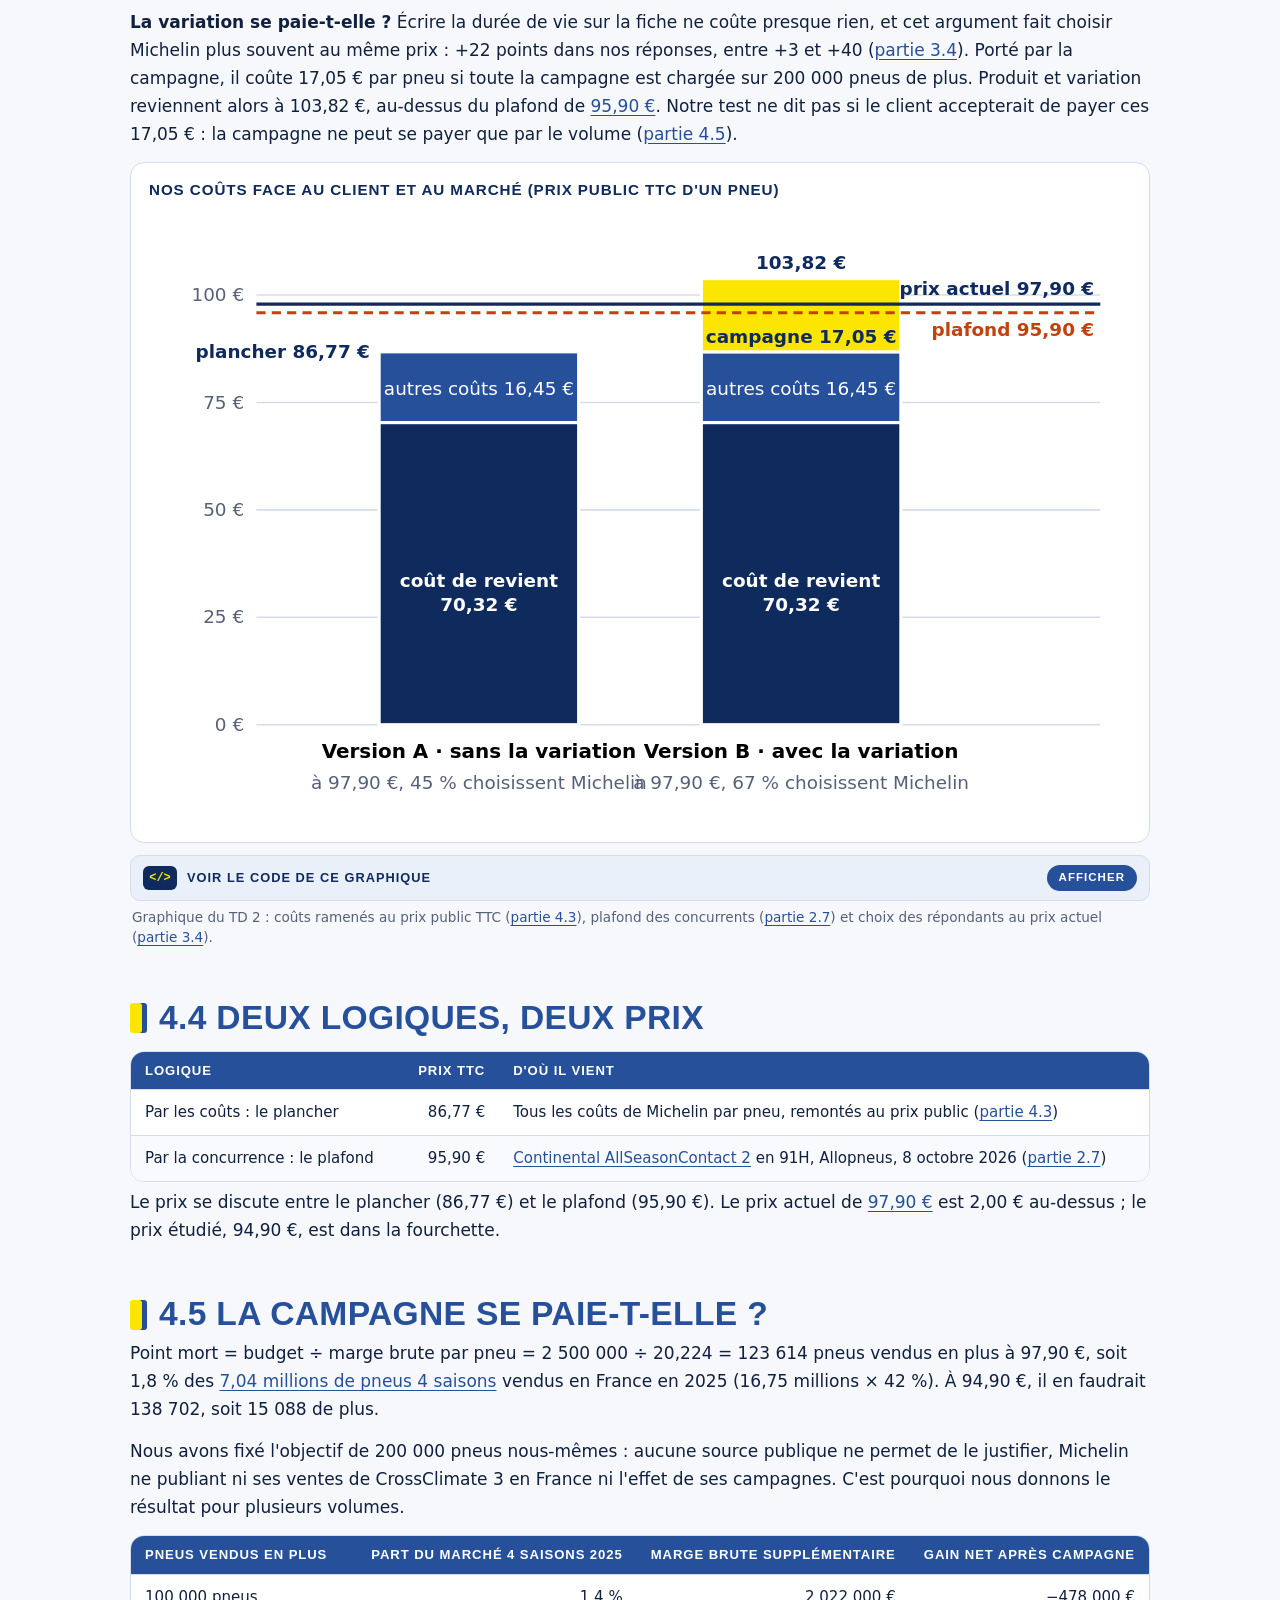
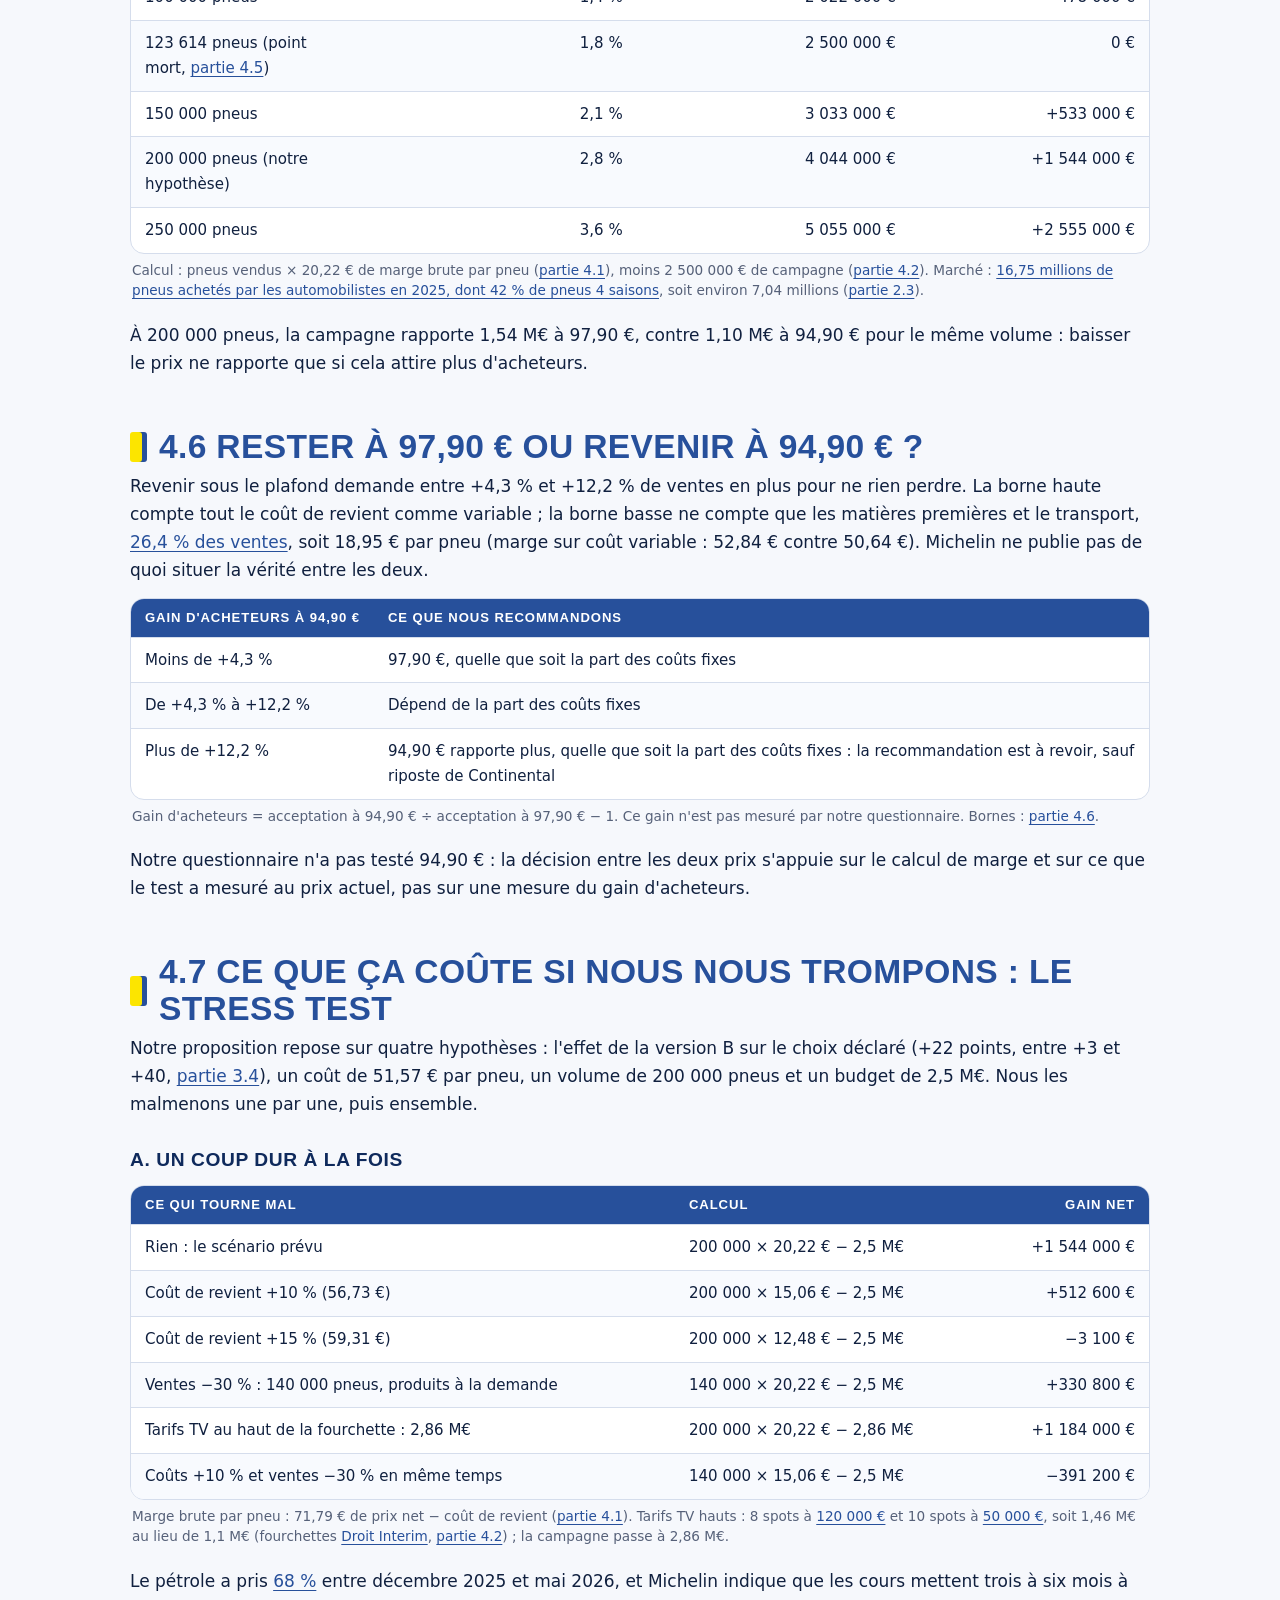
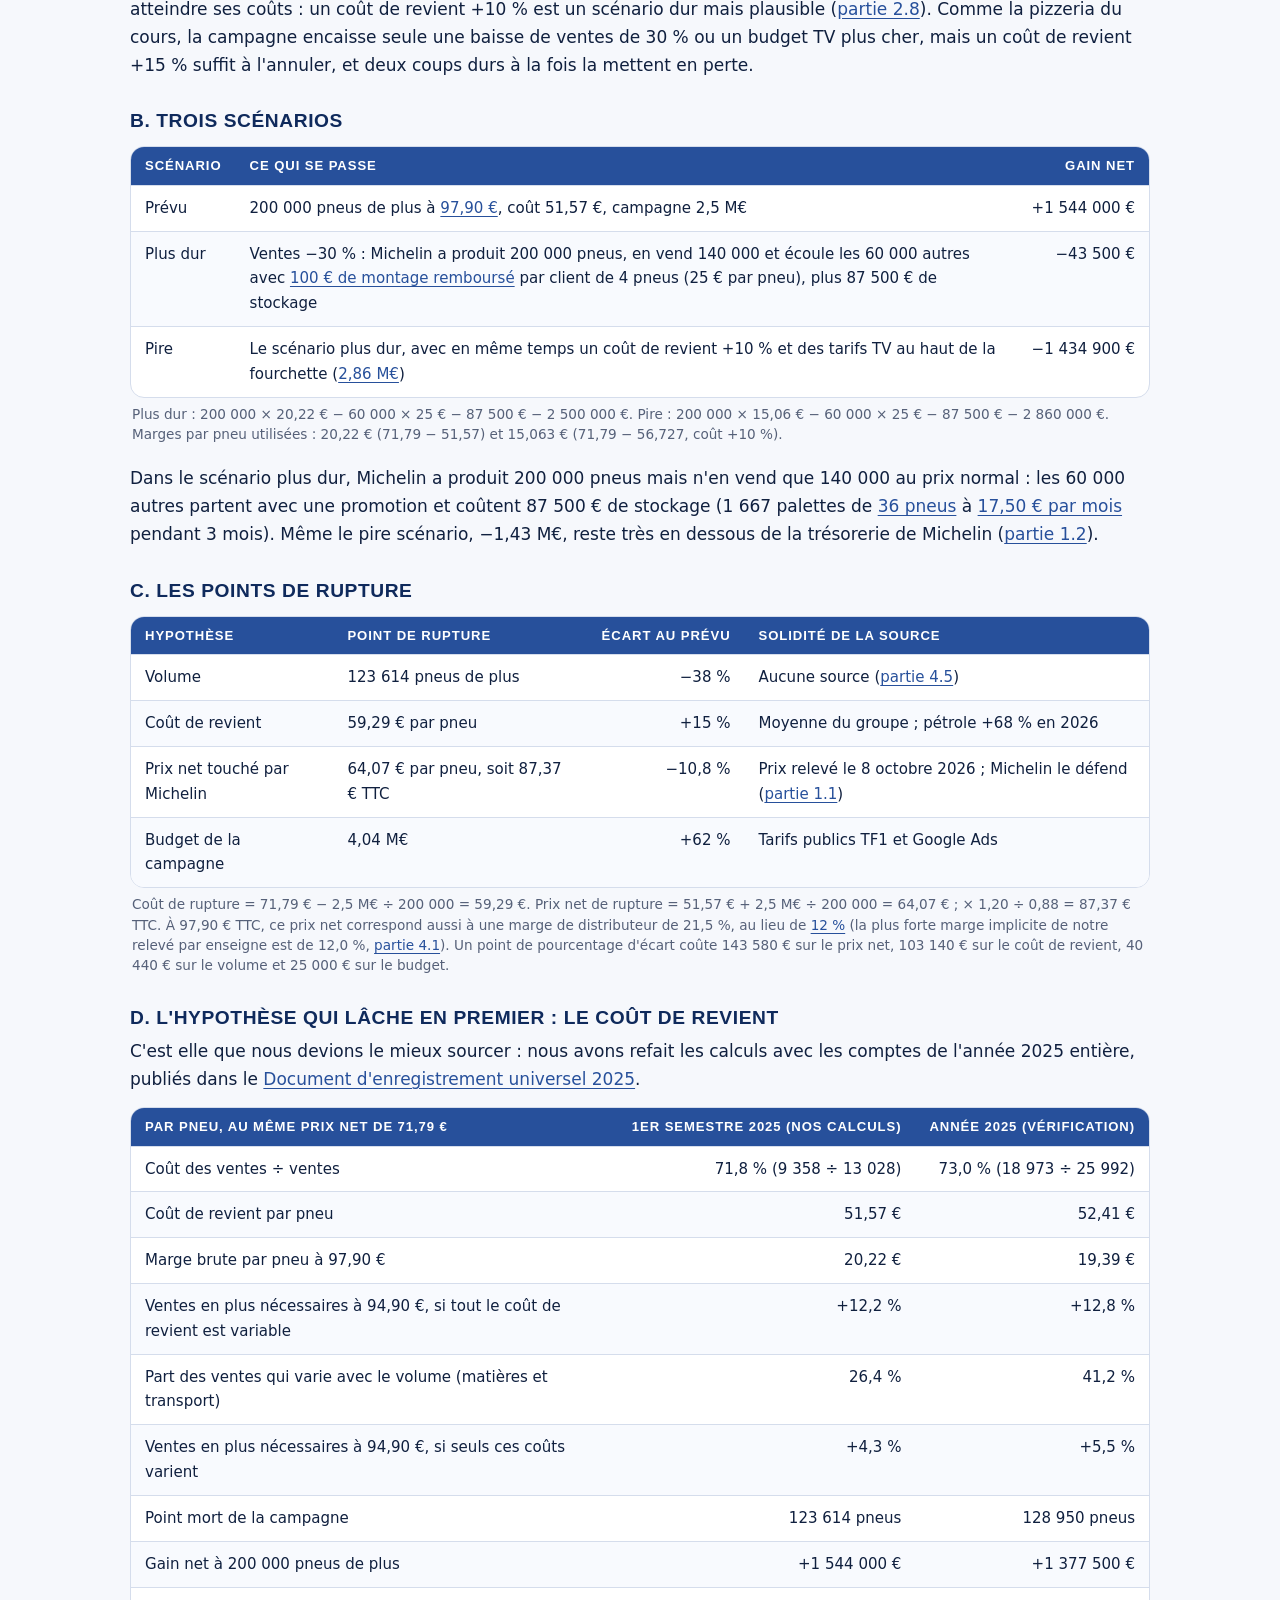
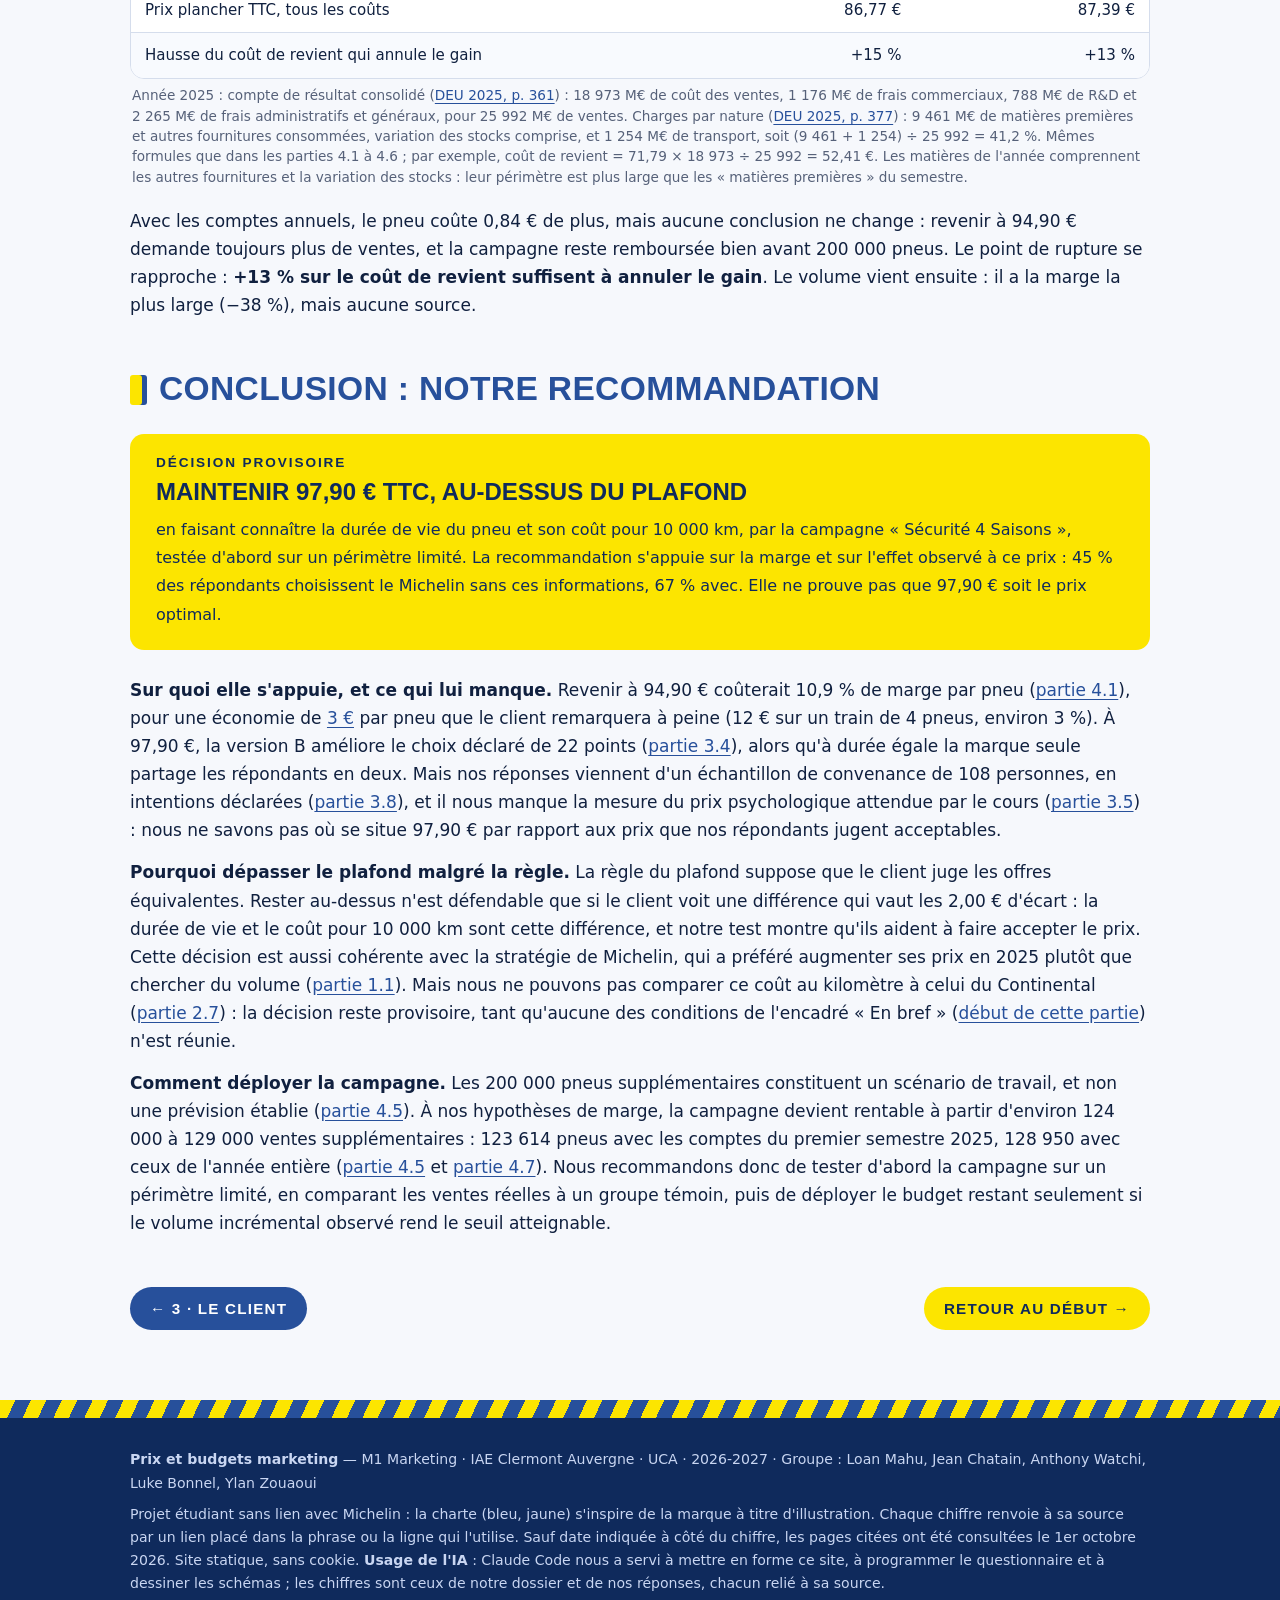
<file: proposition.html>
<!doctype html>
<html lang="fr">
<head>
<meta charset="utf-8">
<meta name="viewport" content="width=device-width, initial-scale=1">
<title>4 · La proposition — Michelin CrossClimate 3</title>
<meta name="description" content="Quel prix pour le pneu 4 saisons de Michelin ? Dossier M1 Marketing, IAE Clermont Auvergne : l'entreprise, le marché, le client, la proposition.">
<link rel="icon" href="data:image/svg+xml,%3Csvg viewBox='0 0 40 40' aria-hidden='true'%3E%3Ccircle cx='20' cy='20' r='18' fill='%23FCE500'/%3E%3Ccircle cx='20' cy='20' r='18' fill='none' stroke='%230F2A5C' stroke-width='3' stroke-dasharray='5 3.4'/%3E%3Ccircle cx='20' cy='20' r='10' fill='%2327509B'/%3E%3Ccircle cx='20' cy='20' r='3.4' fill='%23FCE500'/%3E%3C/svg%3E">
<link rel="stylesheet" href="style.css">
<style>
/* Le graphique du TD 2 : nos coûts face au prix accepté et au plafond des concurrents */
.td2{background:#fff;border:1px solid var(--trait);border-radius:var(--rayon);padding:18px 18px 10px;margin:14px 0 4px}
.td2 h4{margin:0 0 4px;font:800 .95rem/1.2 var(--titre);letter-spacing:.06em;text-transform:uppercase;color:var(--bleu-fonce)}
.td2 svg{display:block;width:100%;height:auto}
.td2 text{font-family:var(--texte)}
.td2 .seg:hover{opacity:.85}
@media(max-width:600px){.td2{overflow-x:auto}.td2 svg{min-width:540px}}
</style>
</head>
<body>
<header class="haut"><div class="wrap">
<a class="marque" href="index.html"><svg viewBox="0 0 40 40" aria-hidden="true"><circle cx="20" cy="20" r="18" fill="#FCE500"/><circle cx="20" cy="20" r="18" fill="none" stroke="#0F2A5C" stroke-width="3" stroke-dasharray="5 3.4"/><circle cx="20" cy="20" r="10" fill="#27509B"/><circle cx="20" cy="20" r="3.4" fill="#FCE500"/></svg><span>Michelin<small>CrossClimate 3 · dossier de prix</small></span></a>
<nav aria-label="Navigation principale"><a href="index.html">1 · L'entreprise</a><a href="marche.html">2 · Le marché</a><a href="client.html">3 · Le client</a><a href="proposition.html" aria-current="page">4 · La proposition</a></nav>
<img class="bib" src="images/bibendum.png" alt="Bibendum, mascotte de Michelin" onerror="this.remove()">
</div></header>
<section class="hero"><div class="wrap">
<span class="kicker">Partie 4 · Ce que rapporte chaque prix, et ce qu'il coûte si nous nous trompons</span>
<h1>Ce que <em>rapporte</em> chaque prix</h1>
<p class="chapo">Rester à 97,90 €, au-dessus du plafond, ou revenir dessous à 94,90 € ? Notre recommandation, provisoire : maintenir 97,90 € et tester d'abord, sur un périmètre limité, une campagne sur la durée de vie du pneu et son coût pour 10 000 km.</p>
</div></section>
<main><div class="wrap">

<section class="synthese" id="synthese" aria-labelledby="synthese-t">
<h2 id="synthese-t">En bref : notre décision et ses limites</h2>
<div class="synth-grille">
<div><h3>La décision proposée</h3><p><b>Maintenir 97,90 € TTC, à titre provisoire</b>, soit 2,00 € au-dessus du plafond des concurrents (95,90 €, Continental, relevé du 8 octobre 2026, <a href="marche.html#plafond">partie 2.7</a>), et tester d'abord sur un périmètre limité, face à un groupe témoin, la campagne sur la durée de vie du pneu et son coût pour 10 000 km, avant d'engager le reste des 2,5 M€ (<a href="#budget">partie 4.2</a>, <a href="#conclusion">conclusion</a>).</p></div>
<div><h3>Les chiffres qui la soutiennent</h3><ul class="puces">
<li><b>−10,9 %</b> de marge par pneu si Michelin revient à 94,90 € : il faudrait de +4,3 % à +12,2 % de ventes pour compenser (<a href="#net">4.1</a>, <a href="#fixes">4.6</a>).</li>
<li><b>45 % → 67 %</b> : à 97,90 €, la part des répondants qui choisissent le Michelin, sans puis avec la durée de vie et le coût pour 10 000 km affichés (<a href="client.html#resultat">3.4</a>).</li>
<li><b>123 614 pneus</b> vendus en plus suffisent à rembourser la campagne, soit 1,8 % des pneus 4 saisons vendus en France en 2025 (<a href="#pointmort">4.5</a>).</li></ul></div>
<div><h3>Les principales limites</h3><ul class="puces">
<li>94,90 € n'a pas été testé ; 108 répondants d'un échantillon de convenance, en intentions déclarées ; un écart estimé entre +3 et +40 points (<a href="client.html#limites">3.8</a>).</li>
<li>Le coût du pneu applique les proportions moyennes du groupe, et le volume de 200 000 pneus est notre hypothèse (<a href="#stress">4.7</a>).</li></ul></div>
<div><h3>Ce qui nous ferait changer d'avis</h3><ul class="puces">
<li>Un test à 94,90 € qui montre plus de 12,2 % d'acheteurs en plus (<a href="#fixes">4.6</a>).</li>
<li>Une mesure de Van Westendorp qui place 97,90 € au-dessus du prix jugé « trop cher » par la majorité des répondants.</li>
<li>Un coût de revient en hausse de 13 à 15 % (<a href="#stress">4.7</a>).</li>
<li>Une baisse du Continental, qui creuserait l'écart avec le plafond (<a href="marche.html#plafond">2.7</a>).</li></ul></div>
</div></section>

<h2 id="net">4.1 Ce que Michelin touche sur chaque pneu</h2>
<p>Michelin ne touche pas le prix payé par l'automobiliste : il faut retirer la TVA de <a href="https://www.economie.gouv.fr/particuliers/impots-et-fiscalite/gerer-mes-autres-impots-et-taxes/tva-quels-sont-les-taux-de-votre-quotidien" target="_blank" rel="noopener">20 %</a> et la marge du distributeur, que nous estimons à <a href="https://bsness.fr/rentabilite-centre-de-pneus/" target="_blank" rel="noopener">12 %</a> pour un pneu premium. Le coût de revient vient des comptes de Michelin : <a href="https://dgaddcosprod.blob.core.windows.net/cxf-corporate/attachments/e1z4ruaxuxrl2gvprjlz7cfg-2025-first-half-financial-report.pdf" target="_blank" rel="noopener">71,8 % des ventes</a> au premier semestre 2025.</p>
<div class="tableau"><table><thead><tr><th>Par pneu</th><th>Calcul</th><th class="n">Prix actuel</th><th class="n">Prix étudié</th></tr></thead><tbody><tr><td>Prix public TTC</td><td><a href="https://www.allopneus.com/produit/pneu-auto/michelin/tourisme-4saisons/crossclimate-3/205-55r16-91h/0002041955" target="_blank" rel="noopener">fiche Allopneus</a></td><td class="n">97,90 €</td><td class="n">94,90 €</td></tr><tr><td>Prix public HT</td><td>TTC ÷ 1,20 (<a href="https://www.economie.gouv.fr/particuliers/impots-et-fiscalite/gerer-mes-autres-impots-et-taxes/tva-quels-sont-les-taux-de-votre-quotidien" target="_blank" rel="noopener">TVA de 20 %</a>)</td><td class="n">81,58 €</td><td class="n">79,08 €</td></tr><tr><td>Marge du distributeur (12 %)</td><td>HT × 12 % (<a href="https://bsness.fr/rentabilite-centre-de-pneus/" target="_blank" rel="noopener">Bsness</a>)</td><td class="n">−9,79 €</td><td class="n">−9,49 €</td></tr><tr><td>Prix net touché par Michelin</td><td>HT − marge du distributeur</td><td class="n">71,79 €</td><td class="n">69,59 €</td></tr><tr><td>Coût de revient estimé</td><td>71,79 × 9 358 ÷ 13 028 (<a href="https://dgaddcosprod.blob.core.windows.net/cxf-corporate/attachments/e1z4ruaxuxrl2gvprjlz7cfg-2025-first-half-financial-report.pdf" target="_blank" rel="noopener">rapport semestriel, p. 17</a>)</td><td class="n">−51,57 €</td><td class="n">−51,57 €</td></tr><tr class="total"><td>Marge brute par pneu</td><td>prix net − coût de revient</td><td class="n">20,22 € (28,2 %)</td><td class="n">18,02 € (25,9 %)</td></tr></tbody></table></div><p class="note">Le coût de revient est calculé une fois, au prix actuel, puis gardé identique dans les deux colonnes. Les 71,8 % sont le coût de revient du groupe (9 358 M€) rapporté à ses ventes (13 028 M€) au premier semestre 2025. Sur l'année 2025 entière, ce taux est de 73,0 % (<a href="https://agngnconpm.cloudimg.io/v7/https:/dgaddcosprod.blob.core.windows.net/cxf-corporate/attachments/el8spxzm2clun9qg4l60808d-document-d%C3%A2-enregistrement-universel-pour-2025.pdf#page=361" target="_blank" rel="noopener">DEU 2025, p. 361</a>) : la <a href="#stress">partie 4.7 D</a> refait les calculs avec ce taux.</p>
<p id="volume">Une baisse de 3,1 % du prix public (94,90 ÷ 97,90 − 1) réduit donc de 10,9 % la marge de Michelin sur chaque pneu (18,02 ÷ 20,22 − 1). Pour gagner autant qu'avec 100 pneus vendus à 97,90 €, il faudrait en vendre 112,2 à 94,90 € (20,22 ÷ 18,02 − 1 = +12,2 %). Ce résultat ne dépend pas de la marge du distributeur retenue.</p>
<p id="canal"><b>La marge du distributeur est une estimation.</b> Les 12 % viennent d'un site spécialisé (<a href="https://bsness.fr/rentabilite-centre-de-pneus/" target="_blank" rel="noopener">Bsness</a>), pas d'un document de Michelin ou d'un distributeur ; nous n'avons pas trouvé de source primaire (recherche du 18 novembre 2026). Les prix relevés selon les enseignes donnent un ordre de grandeur : si Michelin facture tout le monde 71,79 € HT, la marge implicite va de 6,5 % à 12,0 %.</p>
<div class="tableau"><table><thead><tr><th>Distributeur (canal)</th><th class="n">Prix TTC</th><th class="n">Prix HT</th><th class="n">Marge implicite par pneu</th><th class="n">Taux de marge</th></tr></thead><tbody><tr><td><a href="https://www.centralepneus.fr/pneu-auto/michelin/crossclimate-3/205-55-r16-91h-1824804" target="_blank" rel="noopener">Centrale Pneus</a> (Internet)</td><td class="n">92,09 €</td><td class="n">76,74 €</td><td class="n">4,95 €</td><td class="n">6,5 %</td></tr><tr><td><a href="https://www.feuvert.fr/trouver-un-pneu/michelin-pneu-4-saisons-michelin-205-55r16-91h-crossclimate-3/p271870.html" target="_blank" rel="noopener">Feu Vert</a> (centre auto)</td><td class="n">96,50 €</td><td class="n">80,42 €</td><td class="n">8,63 €</td><td class="n">10,7 %</td></tr><tr><td><a href="https://www.norauto.fr/e/pneu-michelin-crossclimate-3-et-3-sport.html" target="_blank" rel="noopener">Norauto</a> (centre auto)</td><td class="n">96,90 €</td><td class="n">80,75 €</td><td class="n">8,96 €</td><td class="n">11,1 %</td></tr><tr><td><a href="https://www.allopneus.com/produit/pneu-auto/michelin/tourisme-4saisons/crossclimate-3/205-55r16-91h/0002041955" target="_blank" rel="noopener">Allopneus</a> (Internet)</td><td class="n">97,90 €</td><td class="n">81,58 €</td><td class="n">9,79 €</td><td class="n">12,0 %</td></tr></tbody></table></div><p class="note">Prix relevés le 1er octobre 2026 sur le site de chaque enseigne, en 205/55 R16 91H : c'est un relevé distinct de celui du 8 octobre sur Allopneus (<a href="marche.html#releve">partie 2.1</a>), qui donne le même prix Allopneus, 97,90 €. Prix HT = TTC ÷ 1,20 ; marge implicite = prix HT − 71,79 € ; taux de marge = marge implicite ÷ prix HT. C'est une estimation : les prix réellement facturés par Michelin à chaque enseigne ne sont pas publics. Pour Allopneus, les 12 % découlent de notre hypothèse de départ (<a href="#net">partie 4.1</a>) : cette ligne ne la confirme pas.</p>

<h2 id="budget">4.2 Notre proposition : la campagne « Sécurité 4 Saisons »</h2>
<p><b>La variation du mix.</b> Nous proposons de ne pas toucher au prix, mais de faire connaître la durée de vie du CrossClimate 3 et le coût pour 10 000 km qui en découle. C'est la variation que notre questionnaire a testée (<a href="client.html">partie 3</a>), et l'argument par lequel Michelin justifie déjà sa prime (<a href="marche.html#prime">partie 2.2</a>). Elle prend la forme d'une campagne de 2,5 M€ en France, environ 3 % du budget média mondial de Michelin, estimé à 79 M€ par an (<a href="https://fr.themedialeader.com/omnicom-media-group-decroche-le-budget-michelin/" target="_blank" rel="noopener">The Media Leader, 2024</a> ; 2,5 ÷ 79 = 3,2 %).</p>
<div class="tableau"><table><thead><tr><th>Poste</th><th>Détail</th><th>Coût unitaire</th><th class="n">Montant</th></tr></thead><tbody><tr><td>Télévision</td><td>8 spots de 30 s autour du journal de 20 h sur TF1</td><td><a href="https://www.droit-interim.com/prix-pub-tf1/" target="_blank" rel="noopener">Environ 100 000 € par spot</a></td><td class="n">800 000 €</td></tr><tr><td>Télévision</td><td>10 spots de 30 s entre 18 h et 20 h sur TF1</td><td><a href="https://www.droit-interim.com/prix-pub-tf1/" target="_blank" rel="noopener">Environ 30 000 € par spot</a></td><td class="n">300 000 €</td></tr><tr><td>Digital</td><td>Google Ads sur « pneu 4 saisons » : environ 238 800 clics (800 000 ÷ 3,35)</td><td><a href="https://www.growth-angels.com/blog/acquisition/cpc-google-ads-par-secteur" target="_blank" rel="noopener">3,35 € par clic</a></td><td class="n">800 000 €</td></tr><tr><td>Distributeurs</td><td>Offre « montage remboursé » pour environ 6 000 clients, et publicité sur le lieu de vente</td><td><a href="https://www.allopneus.com/produit/pneu-auto/michelin/tourisme-4saisons/crossclimate-3/205-55r16-91h/0002041955" target="_blank" rel="noopener">Jusqu'à 100 € par client</a></td><td class="n">600 000 €</td></tr><tr class="total"><td>Total</td><td></td><td></td><td class="n">2 500 000 €</td></tr></tbody></table></div><p class="note">Tarifs TF1 : <a href="https://www.droit-interim.com/prix-pub-tf1/" target="_blank" rel="noopener">Droit Interim, 2026</a>, 80 000 à 120 000 € autour du journal de 20 h et 20 000 à 50 000 € entre 18 h et 20 h, nous retenons le milieu. Coût par clic : <a href="https://www.growth-angels.com/blog/acquisition/cpc-google-ads-par-secteur" target="_blank" rel="noopener">Growth Angels, 2025</a>. Offre « montage remboursé » relevée sur la <a href="https://www.allopneus.com/produit/pneu-auto/michelin/tourisme-4saisons/crossclimate-3/205-55r16-91h/0002041955" target="_blank" rel="noopener">fiche Allopneus</a> le 1er octobre 2026, remplacée depuis par 20 € ou 40 € remboursés. Ce sont des sources secondaires et des ordres de grandeur : nous n'avons trouvé ni grille publiée par TF1 Pub, ni coût par clic publié par Google. Le budget pourrait augmenter de 62 % avant que la campagne perde de l'argent (<a href="#stress">partie 4.7</a>).</p>
<p>Michelin en a les moyens : 2,5 M€ représentent environ 0,2 % de ses frais commerciaux annuels (<a href="https://dgaddcosprod.blob.core.windows.net/cxf-corporate/attachments/e1z4ruaxuxrl2gvprjlz7cfg-2025-first-half-financial-report.pdf" target="_blank" rel="noopener">577 M€ au premier semestre 2025</a>, doublés : 2,5 ÷ 1 154).</p>

<h2 id="mix">4.3 Ce que coûtent le produit et la variation</h2>
<p>Le CrossClimate 3 existe en <a href="https://journalauto.com/journal-des-flottes/michelin-renouvelle-son-pneumatique-toutes-saisons/" target="_blank" rel="noopener">63 dimensions</a> ; nos calculs portent sur la 205/55 R16. Une fois tous les coûts comptés, Michelin gagne environ 8,17 € par pneu vendu à 97,90 €, soit 11,4 % du prix net. C'est cohérent avec la marge de <a href="https://agngnconpm.cloudimg.io/v7/https:/dgaddcosprod.blob.core.windows.net/cxf-corporate/attachments/zitbllli0ym93f0dm62a9flp-financial-information-at-december-31-2025.pdf" target="_blank" rel="noopener">11,7 %</a> publiée pour son activité Automobile, sans être une preuve : en appliquant au pneu les proportions moyennes du groupe, on retrouve forcément une marge proche de la sienne.</p>
<div class="tableau"><table><thead><tr><th>Par pneu</th><th class="n">À 97,90 €</th><th class="n">À 94,90 €</th></tr></thead><tbody><tr><td>Prix net touché par Michelin</td><td class="n">71,79 €</td><td class="n">69,59 €</td></tr><tr><td>Coût de revient (matières, usines, logistique)</td><td class="n">−51,57 €</td><td class="n">−51,57 €</td></tr><tr><td>Recherche et développement (3,0 % des ventes)</td><td class="n">−2,18 €</td><td class="n">−2,18 €</td></tr><tr><td>Frais commerciaux habituels (4,4 % des ventes)</td><td class="n">−3,18 €</td><td class="n">−3,18 €</td></tr><tr><td>Frais généraux et administratifs (9,3 % des ventes)</td><td class="n">−6,70 €</td><td class="n">−6,70 €</td></tr><tr class="total"><td>Résultat d'exploitation par pneu</td><td class="n">8,17 € (11,4 %)</td><td class="n">5,97 € (8,6 %)</td></tr></tbody></table></div><p class="note">Les pourcentages viennent du compte de résultat de Michelin du 1er semestre 2025 : 9 358 M€ de coût de revient, 396 M€ de R&amp;D, 577 M€ de frais commerciaux et 1 215 M€ de frais généraux, pour 13 028 M€ de ventes (<a href="https://dgaddcosprod.blob.core.windows.net/cxf-corporate/attachments/e1z4ruaxuxrl2gvprjlz7cfg-2025-first-half-financial-report.pdf" target="_blank" rel="noopener">rapport semestriel 2025, p. 17</a>). Chaque ligne = 71,79 € × poste ÷ 13 028 ; par exemple R&amp;D = 71,79 × 396 ÷ 13 028 = 2,18 €. Ces coûts ne baissent pas quand le prix baisse : on garde les mêmes montants dans les deux colonnes.</p>
<p id="plancher"><b>Le plancher.</b> Tous ces coûts couvrent 63,63 € HT par pneu. Remontés au prix public, ils donnent un plancher de 86,77 € TTC (63,63 ÷ 0,88 × 1,20) : en dessous, chaque pneu vendu coûte de l'argent à Michelin. Ce plancher applique au pneu les proportions moyennes du groupe : c'est un ordre de grandeur, pas le coût réel du CrossClimate 3.</p>
<div class="tableau"><table><thead><tr><th>Montant</th><th class="n">Par pneu, HT</th><th class="n">Ramené au prix public TTC</th><th>Source ou hypothèse</th></tr></thead><tbody><tr><td>Produit de base : coût de revient</td><td class="n">51,57 €</td><td class="n">70,32 €</td><td><a href="https://dgaddcosprod.blob.core.windows.net/cxf-corporate/attachments/e1z4ruaxuxrl2gvprjlz7cfg-2025-first-half-financial-report.pdf" target="_blank" rel="noopener">Rapport semestriel 2025, p. 17</a> : 71,8 % des ventes, appliqués au prix net de 71,79 €</td></tr><tr><td>Produit de base : R&amp;D, frais commerciaux et frais généraux</td><td class="n">12,06 €</td><td class="n">16,45 €</td><td><a href="https://dgaddcosprod.blob.core.windows.net/cxf-corporate/attachments/e1z4ruaxuxrl2gvprjlz7cfg-2025-first-half-financial-report.pdf" target="_blank" rel="noopener">Rapport semestriel 2025, p. 17</a> : 2,18 € + 3,18 € + 6,70 € (<a href="#mix">partie 4.3</a>)</td></tr><tr><td>Produit de base : total, le plancher</td><td class="n">63,63 €</td><td class="n">86,77 €</td><td>Calcul de la <a href="#plancher">partie 4.3</a></td></tr><tr><td>Variation, lecture 1 : la durée de vie écrite sur la fiche produit</td><td class="n">≈ 0 €</td><td class="n">≈ 0 €</td><td><span class="statut hypo">Hypothèse</span> La durée de vie est déjà dans le pneu, donc dans son coût de revient. L'argument figure déjà sur la <a href="https://www.allopneus.com/produit/pneu-auto/michelin/tourisme-4saisons/crossclimate-3/205-55r16-91h/0002041955" target="_blank" rel="noopener">fiche Allopneus</a> : l'écrire ne coûte rien de plus.</td></tr><tr><td>Variation, lecture 2 : la durée de vie portée par la campagne</td><td class="n">12,50 €</td><td class="n">17,05 €</td><td>2,5 M€ de campagne (<a href="#budget">partie 4.2</a>) ÷ 200 000 pneus de plus. Ce volume est une hypothèse que nous avons fixée nous-mêmes (<a href="#objectif">partie 4.5</a>).</td></tr></tbody></table></div><p class="note">Passage au prix public : montant HT ÷ (1 − 12 % de marge du distributeur, <a href="https://bsness.fr/rentabilite-centre-de-pneus/" target="_blank" rel="noopener">Bsness, 2026</a>) × 1,20 de TVA à 20 % (<a href="https://www.economie.gouv.fr/particuliers/impots-et-fiscalite/gerer-mes-autres-impots-et-taxes/tva-quels-sont-les-taux-de-votre-quotidien" target="_blank" rel="noopener">ministère de l'Économie</a>). Même calcul que le plancher de la <a href="#plancher">partie 4.3</a> : 12,50 € ÷ 0,88 × 1,20 = 17,05 €.</p>
<p><b>La variation se paie-t-elle ?</b> Écrire la durée de vie sur la fiche ne coûte presque rien, et cet argument fait choisir Michelin plus souvent au même prix : +22 points dans nos réponses, entre +3 et +40 (<a href="client.html#resultat">partie 3.4</a>). Porté par la campagne, il coûte 17,05 € par pneu si toute la campagne est chargée sur 200 000 pneus de plus. Produit et variation reviennent alors à 103,82 €, au-dessus du plafond de <a href="https://www.allopneus.com/produit/pneu-auto/continental/tourisme-4saisons/allseason-contact-2/205-55r16-91h/0006350522" target="_blank" rel="noopener">95,90 €</a>. Notre test ne dit pas si le client accepterait de payer ces 17,05 € : la campagne ne peut se payer que par le volume (<a href="#pointmort">partie 4.5</a>).</p>
<div class="td2">
<h4>Nos coûts face au client et au marché (prix public TTC d'un pneu)</h4>
<svg viewBox="0 0 640 410" role="img" aria-labelledby="td2t td2d">
<title id="td2t">Coûts du CrossClimate 3 ramenés au prix public, sans et avec la variation, face au plafond des concurrents et au choix des répondants</title>
<desc id="td2d">Version A : coût de revient 70,32 euros et autres coûts 16,45 euros, soit le plancher de 86,77 euros. Version B : la même base plus la campagne, 17,05 euros, soit 103,82 euros. Plafond des concurrents : 95,90 euros. Prix actuel : 97,90 euros, choisi par 45 % des répondants en version A et 67 % en version B.</desc>
<!-- axe : 0 € en y = 340, 2,8 pixels par euro -->
<g stroke="#D5DDEC" stroke-width="1"><line x1="70" y1="340" x2="620" y2="340"/><line x1="70" y1="270" x2="620" y2="270"/><line x1="70" y1="200" x2="620" y2="200"/><line x1="70" y1="130" x2="620" y2="130"/><line x1="70" y1="60" x2="620" y2="60"/></g>
<g font-size="12" fill="#566179" text-anchor="end"><text x="62" y="344">0 €</text><text x="62" y="274">25 €</text><text x="62" y="204">50 €</text><text x="62" y="134">75 €</text><text x="62" y="64">100 €</text></g>
<rect class="seg" x="150" y="143.1" width="130" height="196.9" fill="#0F2A5C" stroke="#fff" stroke-width="2"><title>Coût de revient ramené au prix public : 70,32 € (51,57 € HT)</title></rect><rect class="seg" x="150" y="97.0" width="130" height="46.1" fill="#27509B" stroke="#fff" stroke-width="2"><title>R&amp;D, frais commerciaux et généraux ramenés au prix public : 16,45 € (12,06 € HT)</title></rect><rect class="seg" x="360" y="143.1" width="130" height="196.9" fill="#0F2A5C" stroke="#fff" stroke-width="2"><title>Coût de revient ramené au prix public : 70,32 € (51,57 € HT)</title></rect><rect class="seg" x="360" y="97.0" width="130" height="46.1" fill="#27509B" stroke="#fff" stroke-width="2"><title>R&amp;D, frais commerciaux et généraux ramenés au prix public : 16,45 € (12,06 € HT)</title></rect><rect class="seg" x="360" y="49.3" width="130" height="47.7" fill="#FCE500" stroke="#fff" stroke-width="2"><title>Variation, lecture 2 : la campagne ramenée au prix public, 17,05 € (12,50 € HT)</title></rect>
<g font-size="12" text-anchor="middle">
<text x="215" y="250" fill="#fff" font-weight="700">coût de revient</text><text x="215" y="266" fill="#fff" font-weight="700">70,32 €</text>
<text x="215" y="125" fill="#fff">autres coûts 16,45 €</text>
<text x="425" y="250" fill="#fff" font-weight="700">coût de revient</text><text x="425" y="266" fill="#fff" font-weight="700">70,32 €</text>
<text x="425" y="125" fill="#fff">autres coûts 16,45 €</text>
<text x="425" y="91" fill="#0F2A5C" font-weight="700">campagne 17,05 €</text>
</g>
<g font-size="12" fill="#0F2A5C">
<text x="144" y="101" text-anchor="end" font-weight="700">plancher 86,77 €</text>
<text x="425" y="43" text-anchor="middle" font-weight="700">103,82 €</text>
</g>
<!-- repères : le prix actuel et le plafond des concurrents -->
<line x1="70" y1="65.9" x2="620" y2="65.9" stroke="#0F2A5C" stroke-width="2"/>
<text x="616" y="60" font-size="12" text-anchor="end" fill="#0F2A5C" font-weight="700">prix actuel 97,90 €</text>
<line x1="70" y1="71.5" x2="620" y2="71.5" stroke="#C2410C" stroke-width="2" stroke-dasharray="6 4"/>
<text x="616" y="87" font-size="12" text-anchor="end" fill="#C2410C" font-weight="700">plafond 95,90 €</text>
<!-- ce que font les répondants au prix actuel -->
<g text-anchor="middle">
<text x="215" y="362" font-size="13" font-weight="700">Version A · sans la variation</text>
<text x="215" y="382" font-size="12" fill="#566179">à 97,90 €, 45 % choisissent Michelin</text>
<text x="425" y="362" font-size="13" font-weight="700">Version B · avec la variation</text>
<text x="425" y="382" font-size="12" fill="#566179">à 97,90 €, 67 % choisissent Michelin</text>
</g>
</svg>
</div>
<!-- code:auto --><details class="code-fig"><summary>Voir le code de ce graphique</summary><p class="note">Dessin SVG écrit directement dans la page : chaque segment est un rectangle &lt;rect&gt; dont la hauteur vaut 2,8 pixels par euro (0 € en y = 340) ; les deux lignes horizontales sont le prix actuel et le plafond des concurrents.</p><pre class="code"><code>&lt;!-- 2,8 pixels par euro, 0 € en bas (y = 340) : un segment de 70,32 € fait 196,9 pixels de haut --&gt;
&lt;rect x=&quot;150&quot; y=&quot;143.1&quot; width=&quot;130&quot; height=&quot;196.9&quot; fill=&quot;#0F2A5C&quot;&gt;/&gt;   &lt;!-- coût de revient --&gt;
&lt;rect x=&quot;150&quot; y=&quot;97.0&quot; width=&quot;130&quot; height=&quot;46.1&quot; fill=&quot;#27509B&quot;&gt;/&gt;   &lt;!-- autres coûts --&gt;
&lt;rect x=&quot;360&quot; y=&quot;143.1&quot; width=&quot;130&quot; height=&quot;196.9&quot; fill=&quot;#0F2A5C&quot;&gt;/&gt;   &lt;!-- coût de revient --&gt;
&lt;rect x=&quot;360&quot; y=&quot;97.0&quot; width=&quot;130&quot; height=&quot;46.1&quot; fill=&quot;#27509B&quot;&gt;/&gt;   &lt;!-- autres coûts --&gt;
&lt;rect x=&quot;360&quot; y=&quot;49.3&quot; width=&quot;130&quot; height=&quot;47.7&quot; fill=&quot;#FCE500&quot;&gt;/&gt;   &lt;!-- variation (la campagne) --&gt;
&lt;line y1=&quot;71.5&quot; y2=&quot;71.5&quot; stroke=&quot;#C2410C&quot; stroke-dasharray=&quot;6 4&quot;/&gt;   &lt;!-- le plafond de Continental, 95,90 € --&gt;
&lt;line y1=&quot;65.9&quot; y2=&quot;65.9&quot; stroke=&quot;#0F2A5C&quot;/&gt;   &lt;!-- le prix actuel, 97,90 € --&gt;</code></pre></details><!-- /code:auto -->
<p class="note">Graphique du TD 2 : coûts ramenés au prix public TTC (<a href="#mix">partie 4.3</a>), plafond des concurrents (<a href="marche.html#plafond">partie 2.7</a>) et choix des répondants au prix actuel (<a href="client.html#resultat">partie 3.4</a>).</p>

<h2 id="trois">4.4 Deux logiques, deux prix</h2>
<div class="tableau"><table><thead><tr><th>Logique</th><th class="n">Prix TTC</th><th>D'où il vient</th></tr></thead><tbody><tr><td>Par les coûts : le plancher</td><td class="n">86,77 €</td><td>Tous les coûts de Michelin par pneu, remontés au prix public (<a href="#plancher">partie 4.3</a>)</td></tr><tr><td>Par la concurrence : le plafond</td><td class="n">95,90 €</td><td><a href="https://www.allopneus.com/produit/pneu-auto/continental/tourisme-4saisons/allseason-contact-2/205-55r16-91h/0006350522" target="_blank" rel="noopener">Continental AllSeasonContact 2</a> en 91H, Allopneus, 8 octobre 2026 (<a href="marche.html#plafond">partie 2.7</a>)</td></tr></tbody></table></div>
<p>Le prix se discute entre le plancher (86,77 €) et le plafond (95,90 €). Le prix actuel de <a href="https://www.allopneus.com/produit/pneu-auto/michelin/tourisme-4saisons/crossclimate-3/205-55r16-91h/0002041955" target="_blank" rel="noopener">97,90 €</a> est 2,00 € au-dessus ; le prix étudié, 94,90 €, est dans la fourchette.</p>

<h2 id="pointmort">4.5 La campagne se paie-t-elle ?</h2>
<p>Point mort = budget ÷ marge brute par pneu = 2 500 000 ÷ 20,224 = 123 614 pneus vendus en plus à 97,90 €, soit 1,8 % des <a href="https://j2rauto.com/rechange/pneus-sous-tension-le-marche-cherche-son-nouveau-point-dequilibre/" target="_blank" rel="noopener">7,04 millions de pneus 4 saisons</a> vendus en France en 2025 (16,75 millions × 42 %). À 94,90 €, il en faudrait 138 702, soit 15 088 de plus.</p>
<p id="objectif">Nous avons fixé l'objectif de 200 000 pneus nous-mêmes : aucune source publique ne permet de le justifier, Michelin ne publiant ni ses ventes de CrossClimate 3 en France ni l'effet de ses campagnes. C'est pourquoi nous donnons le résultat pour plusieurs volumes.</p>
<div class="tableau"><table><thead><tr><th>Pneus vendus en plus</th><th class="n">Part du marché 4 saisons 2025</th><th class="n">Marge brute supplémentaire</th><th class="n">Gain net après campagne</th></tr></thead><tbody><tr><td>100 000 pneus</td><td class="n">1,4 %</td><td class="n">2 022 000 €</td><td class="n">−478 000 €</td></tr><tr><td>123 614 pneus (point mort, <a href="#pointmort">partie 4.5</a>)</td><td class="n">1,8 %</td><td class="n">2 500 000 €</td><td class="n">0 €</td></tr><tr><td>150 000 pneus</td><td class="n">2,1 %</td><td class="n">3 033 000 €</td><td class="n">+533 000 €</td></tr><tr><td>200 000 pneus (notre hypothèse)</td><td class="n">2,8 %</td><td class="n">4 044 000 €</td><td class="n">+1 544 000 €</td></tr><tr><td>250 000 pneus</td><td class="n">3,6 %</td><td class="n">5 055 000 €</td><td class="n">+2 555 000 €</td></tr></tbody></table></div><p class="note">Calcul : pneus vendus × 20,22 € de marge brute par pneu (<a href="#net">partie 4.1</a>), moins 2 500 000 € de campagne (<a href="#budget">partie 4.2</a>). Marché : <a href="https://j2rauto.com/rechange/pneus-sous-tension-le-marche-cherche-son-nouveau-point-dequilibre/" target="_blank" rel="noopener">16,75 millions de pneus achetés par les automobilistes en 2025, dont 42 % de pneus 4 saisons</a>, soit environ 7,04 millions (<a href="marche.html#marche">partie 2.3</a>).</p>
<p>À 200 000 pneus, la campagne rapporte 1,54 M€ à 97,90 €, contre 1,10 M€ à 94,90 € pour le même volume : baisser le prix ne rapporte que si cela attire plus d'acheteurs.</p>

<h2 id="fixes">4.6 Rester à 97,90 € ou revenir à 94,90 € ?</h2>
<p>Revenir sous le plafond demande entre +4,3 % et +12,2 % de ventes en plus pour ne rien perdre. La borne haute compte tout le coût de revient comme variable ; la borne basse ne compte que les matières premières et le transport, <a href="https://dgaddcosprod.blob.core.windows.net/cxf-corporate/attachments/e1z4ruaxuxrl2gvprjlz7cfg-2025-first-half-financial-report.pdf" target="_blank" rel="noopener">26,4 % des ventes</a>, soit 18,95 € par pneu (marge sur coût variable : 52,84 € contre 50,64 €). Michelin ne publie pas de quoi situer la vérité entre les deux.</p>
<div class="tableau"><table><thead><tr><th>Gain d'acheteurs à 94,90 €</th><th>Ce que nous recommandons</th></tr></thead><tbody><tr><td>Moins de +4,3 %</td><td>97,90 €, quelle que soit la part des coûts fixes</td></tr><tr><td>De +4,3 % à +12,2 %</td><td>Dépend de la part des coûts fixes</td></tr><tr><td>Plus de +12,2 %</td><td>94,90 € rapporte plus, quelle que soit la part des coûts fixes : la recommandation est à revoir, sauf riposte de Continental</td></tr></tbody></table></div><p class="note">Gain d'acheteurs = acceptation à 94,90 € ÷ acceptation à 97,90 € − 1. Ce gain n'est pas mesuré par notre questionnaire. Bornes : <a href="#fixes">partie 4.6</a>.</p>
<p>Notre questionnaire n'a pas testé 94,90 € : la décision entre les deux prix s'appuie sur le calcul de marge et sur ce que le test a mesuré au prix actuel, pas sur une mesure du gain d'acheteurs.</p>

<h2 id="stress">4.7 Ce que ça coûte si nous nous trompons : le stress test</h2>
<p>Notre proposition repose sur quatre hypothèses : l'effet de la version B sur le choix déclaré (+22 points, entre +3 et +40, <a href="client.html#resultat">partie 3.4</a>), un coût de 51,57 € par pneu, un volume de 200 000 pneus et un budget de 2,5 M€. Nous les malmenons une par une, puis ensemble.</p>
<h3>A. Un coup dur à la fois</h3>
<div class="tableau"><table><thead><tr><th>Ce qui tourne mal</th><th>Calcul</th><th class="n">Gain net</th></tr></thead><tbody><tr><td>Rien : le scénario prévu</td><td>200 000 × 20,22 € − 2,5 M€</td><td class="n">+1 544 000 €</td></tr><tr><td>Coût de revient +10 % (56,73 €)</td><td>200 000 × 15,06 € − 2,5 M€</td><td class="n">+512 600 €</td></tr><tr><td>Coût de revient +15 % (59,31 €)</td><td>200 000 × 12,48 € − 2,5 M€</td><td class="n">−3 100 €</td></tr><tr><td>Ventes −30 % : 140 000 pneus, produits à la demande</td><td>140 000 × 20,22 € − 2,5 M€</td><td class="n">+330 800 €</td></tr><tr><td>Tarifs TV au haut de la fourchette : 2,86 M€</td><td>200 000 × 20,22 € − 2,86 M€</td><td class="n">+1 184 000 €</td></tr><tr><td>Coûts +10 % et ventes −30 % en même temps</td><td>140 000 × 15,06 € − 2,5 M€</td><td class="n">−391 200 €</td></tr></tbody></table></div><p class="note">Marge brute par pneu : 71,79 € de prix net − coût de revient (<a href="#net">partie 4.1</a>). Tarifs TV hauts : 8 spots à <a href="https://www.droit-interim.com/prix-pub-tf1/" target="_blank" rel="noopener">120 000 €</a> et 10 spots à <a href="https://www.droit-interim.com/prix-pub-tf1/" target="_blank" rel="noopener">50 000 €</a>, soit 1,46 M€ au lieu de 1,1 M€ (fourchettes <a href="https://www.droit-interim.com/prix-pub-tf1/" target="_blank" rel="noopener">Droit Interim</a>, <a href="#budget">partie 4.2</a>) ; la campagne passe à 2,86 M€.</p>
<p>Le pétrole a pris <a href="https://www.insee.fr/fr/statistiques/serie/010002077" target="_blank" rel="noopener">68 %</a> entre décembre 2025 et mai 2026, et Michelin indique que les cours mettent trois à six mois à atteindre ses coûts : un coût de revient +10 % est un scénario dur mais plausible (<a href="marche.html#evolution">partie 2.8</a>). Comme la pizzeria du cours, la campagne encaisse seule une baisse de ventes de 30 % ou un budget TV plus cher, mais un coût de revient +15 % suffit à l'annuler, et deux coups durs à la fois la mettent en perte.</p>
<h3 id="erreur">B. Trois scénarios</h3>
<div class="tableau"><table><thead><tr><th>Scénario</th><th>Ce qui se passe</th><th class="n">Gain net</th></tr></thead><tbody><tr><td>Prévu</td><td>200 000 pneus de plus à <a href="https://www.allopneus.com/produit/pneu-auto/michelin/tourisme-4saisons/crossclimate-3/205-55r16-91h/0002041955" target="_blank" rel="noopener">97,90 €</a>, coût 51,57 €, campagne 2,5 M€</td><td class="n">+1 544 000 €</td></tr><tr><td>Plus dur</td><td>Ventes −30 % : Michelin a produit 200 000 pneus, en vend 140 000 et écoule les 60 000 autres avec <a href="https://www.allopneus.com/produit/pneu-auto/michelin/tourisme-4saisons/crossclimate-3/205-55r16-91h/0002041955" target="_blank" rel="noopener">100 € de montage remboursé</a> par client de 4 pneus (25 € par pneu), plus 87 500 € de stockage</td><td class="n">−43 500 €</td></tr><tr><td>Pire</td><td>Le scénario plus dur, avec en même temps un coût de revient +10 % et des tarifs TV au haut de la fourchette (<a href="https://www.droit-interim.com/prix-pub-tf1/" target="_blank" rel="noopener">2,86 M€</a>)</td><td class="n">−1 434 900 €</td></tr></tbody></table></div><p class="note">Plus dur : 200 000 × 20,22 € − 60 000 × 25 € − 87 500 € − 2 500 000 €. Pire : 200 000 × 15,06 € − 60 000 × 25 € − 87 500 € − 2 860 000 €. Marges par pneu utilisées : 20,22 € (71,79 − 51,57) et 15,063 € (71,79 − 56,727, coût +10 %).</p>
<p>Dans le scénario plus dur, Michelin a produit 200 000 pneus mais n'en vend que 140 000 au prix normal : les 60 000 autres partent avec une promotion et coûtent 87 500 € de stockage (1 667 palettes de <a href="https://martinsindustries.com/int_en/passenger-car-tyre-storage-pallet-mer-511" target="_blank" rel="noopener">36 pneus</a> à <a href="https://tarif-logistique.fr/prix-stockage-palette-mois/" target="_blank" rel="noopener">17,50 € par mois</a> pendant 3 mois). Même le pire scénario, −1,43 M€, reste très en dessous de la trésorerie de Michelin (<a href="index.html#bilan">partie 1.2</a>).</p>
<h3>C. Les points de rupture</h3>
<div class="tableau"><table><thead><tr><th>Hypothèse</th><th>Point de rupture</th><th class="n">Écart au prévu</th><th>Solidité de la source</th></tr></thead><tbody><tr><td>Volume</td><td>123 614 pneus de plus</td><td class="n">−38 %</td><td>Aucune source (<a href="#objectif">partie 4.5</a>)</td></tr><tr><td>Coût de revient</td><td>59,29 € par pneu</td><td class="n">+15 %</td><td>Moyenne du groupe ; pétrole +68 % en 2026</td></tr><tr><td>Prix net touché par Michelin</td><td>64,07 € par pneu, soit 87,37 € TTC</td><td class="n">−10,8 %</td><td>Prix relevé le 8 octobre 2026 ; Michelin le défend (<a href="index.html#resultat">partie 1.1</a>)</td></tr><tr><td>Budget de la campagne</td><td>4,04 M€</td><td class="n">+62 %</td><td>Tarifs publics TF1 et Google Ads</td></tr></tbody></table></div><p class="note">Coût de rupture = 71,79 € − 2,5 M€ ÷ 200 000 = 59,29 €. Prix net de rupture = 51,57 € + 2,5 M€ ÷ 200 000 = 64,07 € ; × 1,20 ÷ 0,88 = 87,37 € TTC. À 97,90 € TTC, ce prix net correspond aussi à une marge de distributeur de 21,5 %, au lieu de <a href="https://bsness.fr/rentabilite-centre-de-pneus/" target="_blank" rel="noopener">12 %</a> (la plus forte marge implicite de notre relevé par enseigne est de 12,0 %, <a href="#canal">partie 4.1</a>). Un point de pourcentage d'écart coûte 143 580 € sur le prix net, 103 140 € sur le coût de revient, 40 440 € sur le volume et 25 000 € sur le budget.</p>
<h3>D. L'hypothèse qui lâche en premier : le coût de revient</h3>
<p>C'est elle que nous devions le mieux sourcer : nous avons refait les calculs avec les comptes de l'année 2025 entière, publiés dans le <a href="https://agngnconpm.cloudimg.io/v7/https:/dgaddcosprod.blob.core.windows.net/cxf-corporate/attachments/el8spxzm2clun9qg4l60808d-document-d%C3%A2-enregistrement-universel-pour-2025.pdf#page=361" target="_blank" rel="noopener">Document d'enregistrement universel 2025</a>.</p>
<div class="tableau"><table><thead><tr><th>Par pneu, au même prix net de 71,79 €</th><th class="n">1er semestre 2025 (nos calculs)</th><th class="n">Année 2025 (vérification)</th></tr></thead><tbody><tr><td>Coût des ventes ÷ ventes</td><td class="n">71,8 % (9 358 ÷ 13 028)</td><td class="n">73,0 % (18 973 ÷ 25 992)</td></tr><tr><td>Coût de revient par pneu</td><td class="n">51,57 €</td><td class="n">52,41 €</td></tr><tr><td>Marge brute par pneu à 97,90 €</td><td class="n">20,22 €</td><td class="n">19,39 €</td></tr><tr><td>Ventes en plus nécessaires à 94,90 €, si tout le coût de revient est variable</td><td class="n">+12,2 %</td><td class="n">+12,8 %</td></tr><tr><td>Part des ventes qui varie avec le volume (matières et transport)</td><td class="n">26,4 %</td><td class="n">41,2 %</td></tr><tr><td>Ventes en plus nécessaires à 94,90 €, si seuls ces coûts varient</td><td class="n">+4,3 %</td><td class="n">+5,5 %</td></tr><tr><td>Point mort de la campagne</td><td class="n">123 614 pneus</td><td class="n">128 950 pneus</td></tr><tr><td>Gain net à 200 000 pneus de plus</td><td class="n">+1 544 000 €</td><td class="n">+1 377 500 €</td></tr><tr><td>Prix plancher TTC, tous les coûts</td><td class="n">86,77 €</td><td class="n">87,39 €</td></tr><tr><td>Hausse du coût de revient qui annule le gain</td><td class="n">+15 %</td><td class="n">+13 %</td></tr></tbody></table></div><p class="note">Année 2025 : compte de résultat consolidé (<a href="https://agngnconpm.cloudimg.io/v7/https:/dgaddcosprod.blob.core.windows.net/cxf-corporate/attachments/el8spxzm2clun9qg4l60808d-document-d%C3%A2-enregistrement-universel-pour-2025.pdf#page=361" target="_blank" rel="noopener">DEU 2025, p. 361</a>) : 18 973 M€ de coût des ventes, 1 176 M€ de frais commerciaux, 788 M€ de R&amp;D et 2 265 M€ de frais administratifs et généraux, pour 25 992 M€ de ventes. Charges par nature (<a href="https://agngnconpm.cloudimg.io/v7/https:/dgaddcosprod.blob.core.windows.net/cxf-corporate/attachments/el8spxzm2clun9qg4l60808d-document-d%C3%A2-enregistrement-universel-pour-2025.pdf#page=377" target="_blank" rel="noopener">DEU 2025, p. 377</a>) : 9 461 M€ de matières premières et autres fournitures consommées, variation des stocks comprise, et 1 254 M€ de transport, soit (9 461 + 1 254) ÷ 25 992 = 41,2 %. Mêmes formules que dans les parties 4.1 à 4.6 ; par exemple, coût de revient = 71,79 × 18 973 ÷ 25 992 = 52,41 €. Les matières de l'année comprennent les autres fournitures et la variation des stocks : leur périmètre est plus large que les « matières premières » du semestre.</p>
<p>Avec les comptes annuels, le pneu coûte 0,84 € de plus, mais aucune conclusion ne change : revenir à 94,90 € demande toujours plus de ventes, et la campagne reste remboursée bien avant 200 000 pneus. Le point de rupture se rapproche : <b>+13 % sur le coût de revient suffisent à annuler le gain</b>. Le volume vient ensuite : il a la marge la plus large (−38 %), mais aucune source.</p>

<h2 id="conclusion">Conclusion : notre recommandation</h2>
<div class="verdict"><strong>Décision provisoire</strong><p>Maintenir 97,90 € TTC, au-dessus du plafond</p><span>en faisant connaître la durée de vie du pneu et son coût pour 10 000 km, par la campagne « Sécurité 4 Saisons », testée d'abord sur un périmètre limité. La recommandation s'appuie sur la marge et sur l'effet observé à ce prix : 45 % des répondants choisissent le Michelin sans ces informations, 67 % avec. Elle ne prouve pas que 97,90 € soit le prix optimal.</span></div>
<p><b>Sur quoi elle s'appuie, et ce qui lui manque.</b> Revenir à 94,90 € coûterait 10,9 % de marge par pneu (<a href="#net">partie 4.1</a>), pour une économie de <a href="https://www.allopneus.com/produit/pneu-auto/michelin/tourisme-4saisons/crossclimate-3/205-55r16-91h/0002041955" target="_blank" rel="noopener">3 €</a> par pneu que le client remarquera à peine (12 € sur un train de 4 pneus, environ 3 %). À 97,90 €, la version B améliore le choix déclaré de 22 points (<a href="client.html#resultat">partie 3.4</a>), alors qu'à durée égale la marque seule partage les répondants en deux. Mais nos réponses viennent d'un échantillon de convenance de 108 personnes, en intentions déclarées (<a href="client.html#limites">partie 3.8</a>), et il nous manque la mesure du prix psychologique attendue par le cours (<a href="client.html#prix-euros">partie 3.5</a>) : nous ne savons pas où se situe 97,90 € par rapport aux prix que nos répondants jugent acceptables.</p>
<p><b>Pourquoi dépasser le plafond malgré la règle.</b> La règle du plafond suppose que le client juge les offres équivalentes. Rester au-dessus n'est défendable que si le client voit une différence qui vaut les 2,00 € d'écart : la durée de vie et le coût pour 10 000 km sont cette différence, et notre test montre qu'ils aident à faire accepter le prix. Cette décision est aussi cohérente avec la stratégie de Michelin, qui a préféré augmenter ses prix en 2025 plutôt que chercher du volume (<a href="index.html#resultat">partie 1.1</a>). Mais nous ne pouvons pas comparer ce coût au kilomètre à celui du Continental (<a href="marche.html#plafond">partie 2.7</a>) : la décision reste provisoire, tant qu'aucune des conditions de l'encadré « En bref » (<a href="#synthese">début de cette partie</a>) n'est réunie.</p>
<p><b>Comment déployer la campagne.</b> Les 200 000 pneus supplémentaires constituent un scénario de travail, et non une prévision établie (<a href="#objectif">partie 4.5</a>). À nos hypothèses de marge, la campagne devient rentable à partir d'environ 124 000 à 129 000 ventes supplémentaires : 123 614 pneus avec les comptes du premier semestre 2025, 128 950 avec ceux de l'année entière (<a href="#pointmort">partie 4.5</a> et <a href="#stress">partie 4.7</a>). Nous recommandons donc de tester d'abord la campagne sur un périmètre limité, en comparant les ventes réelles à un groupe témoin, puis de déployer le budget restant seulement si le volume incrémental observé rend le seuil atteignable.</p>

<div class="suivant"><a href="client.html">← 3 · Le client</a><a class="jaune" href="index.html">Retour au début →</a></div>
</div></main>
<footer><div class="wrap">
<p><strong>Prix et budgets marketing</strong> — M1 Marketing · IAE Clermont Auvergne · UCA · 2026-2027 · Groupe : Loan Mahu, Jean Chatain, Anthony Watchi, Luke Bonnel, Ylan Zouaoui</p>
<p>Projet étudiant sans lien avec Michelin : la charte (bleu, jaune) s'inspire de la marque à titre d'illustration. Chaque chiffre renvoie à sa source par un lien placé dans la phrase ou la ligne qui l'utilise. Sauf date indiquée à côté du chiffre, les pages citées ont été consultées le 1er octobre 2026.
Site statique, sans cookie. <b>Usage de l'IA</b> : Claude Code nous a servi à mettre en forme ce site, à programmer le questionnaire et à dessiner les schémas ; les chiffres sont ceux de notre dossier et de nos réponses, chacun relié à sa source.</p>
</div></footer>
</body>
</html>
</file>
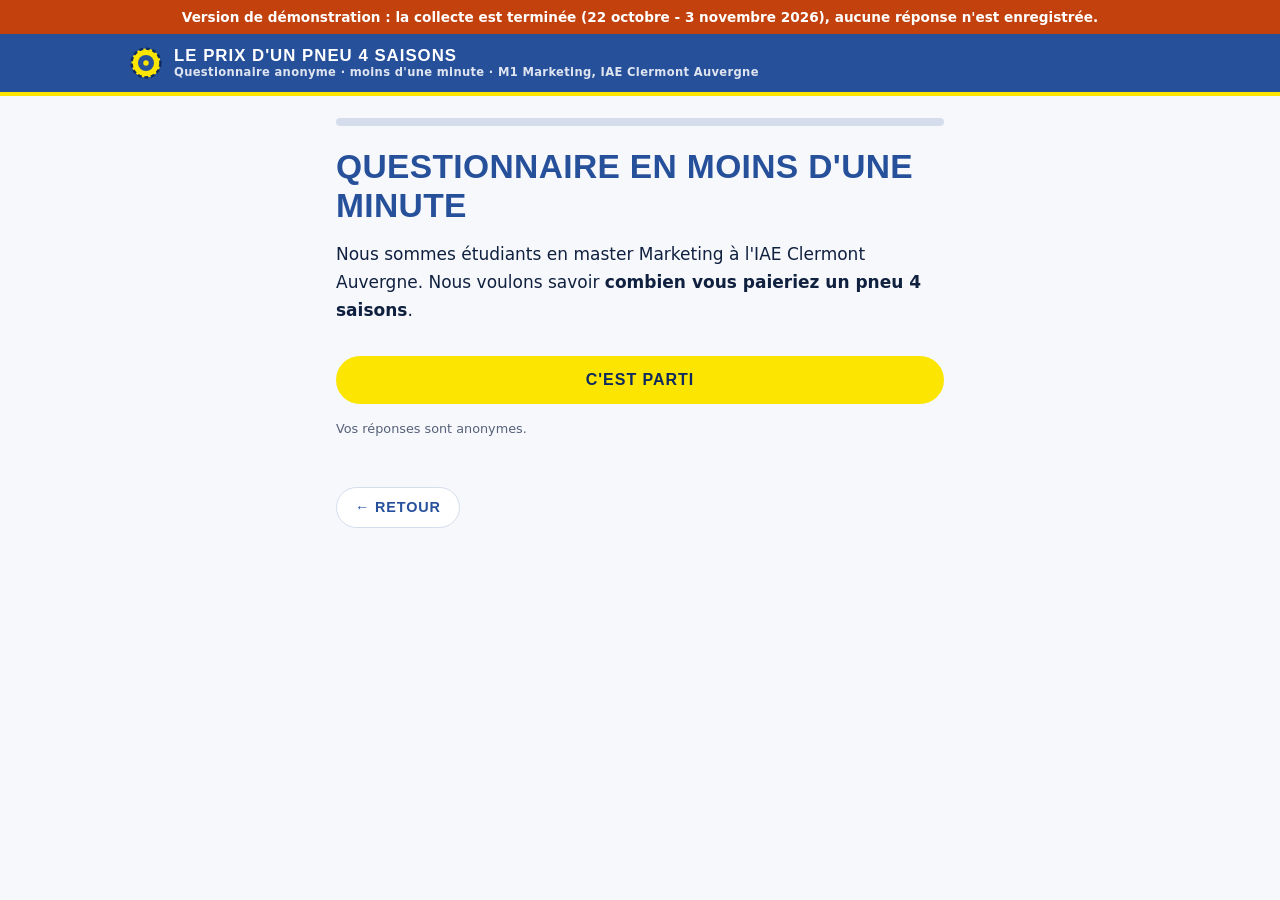
<file: questionnaire.html>
<!doctype html>
<html lang="fr">
<head>
<meta charset="utf-8">
<meta name="viewport" content="width=device-width, initial-scale=1">
<title>Questionnaire pneus 4 saisons</title>
<meta name="description" content="Questionnaire anonyme de moins d'une minute sur le prix des pneus 4 saisons — étudiants M1 Marketing, IAE Clermont Auvergne.">
<meta name="robots" content="noindex">
<link rel="icon" href="data:image/svg+xml,%3Csvg viewBox='0 0 40 40' aria-hidden='true'%3E%3Ccircle cx='20' cy='20' r='18' fill='%23FCE500'/%3E%3Ccircle cx='20' cy='20' r='18' fill='none' stroke='%230F2A5C' stroke-width='3' stroke-dasharray='5 3.4'/%3E%3Ccircle cx='20' cy='20' r='10' fill='%2327509B'/%3E%3Ccircle cx='20' cy='20' r='3.4' fill='%23FCE500'/%3E%3C/svg%3E">
<link rel="stylesheet" href="style.css">
<style>
/* Questionnaire de 2 minutes aux couleurs du dossier : une question par écran, un clic suffit pour passer à la suite.
   Aucun lien vers le dossier : les répondants ne doivent voir ni nos prix ni notre hypothèse. */
.q-haut{background:var(--bleu);color:#fff;border-bottom:4px solid var(--jaune)}
.q-haut .wrap{display:flex;align-items:center;gap:12px;min-height:58px}
.q-haut b{display:block;font:800 1.05rem/1.1 var(--titre);letter-spacing:.06em;text-transform:uppercase}
.q-haut small{display:block;font:600 .72rem/1.3 var(--texte);opacity:.85;letter-spacing:.03em}
.q-wrap{max-width:640px;margin:0 auto;padding:22px 16px 60px}
.progres{height:8px;background:var(--trait);border-radius:999px;overflow:hidden;margin:0 0 22px}
.progres i{display:block;height:100%;width:0;background:var(--bleu);transition:width .3s}
.etape{display:none;animation:entree .25s ease-out}
.etape.active{display:block}
@keyframes entree{from{opacity:0;transform:translateY(8px)}to{opacity:1;transform:none}}
@media (prefers-reduced-motion: reduce){.etape{animation:none}.progres i{transition:none}}
.q-wrap h1{font:800 clamp(1.5rem,5vw,2.1rem)/1.15 var(--titre);color:var(--bleu);margin:0 0 14px;text-transform:uppercase;max-width:none}
.aide{font-size:.9rem;color:var(--gris);margin:0 0 14px}

/* Réponses : de grosses cases, un clic = réponse enregistrée et écran suivant */
.opts{display:grid;gap:10px;margin:6px 0 0}
.opts.deux{grid-template-columns:1fr 1fr}
.opt{font:700 1.1rem/1.2 var(--texte);text-align:left;color:var(--encre);background:#fff;border:2px solid var(--trait);border-radius:14px;padding:18px 18px;cursor:pointer;transition:border-color .15s,background .15s,transform .1s}
.opts.deux .opt{text-align:center;font:800 1.4rem/1 var(--titre);text-transform:uppercase;padding:22px 10px}
.opt:hover{border-color:var(--bleu)}
.opt:active{transform:scale(.98)}
.opt.choisi{border-color:var(--bleu);background:var(--jaune);color:var(--bleu-fonce)}
.opt:focus-visible{outline:3px solid var(--bleu);outline-offset:2px}

/* Les deux pneus Michelin, côte à côte */
.duo{display:grid;grid-template-columns:minmax(0,1fr) minmax(0,1fr);gap:8px;margin:0 0 12px}
.pneu{min-width:0;background:#fff;border:1px solid var(--trait);border-top:6px solid var(--trait);border-radius:var(--rayon);padding:12px}
.duo .opt.pneu{display:block;width:100%;text-align:left;font:inherit;padding:12px;border-width:2px;border-top-width:6px}
.duo .opt.pneu.choisi{background:var(--jaune);border-color:var(--bleu)}
.pneu b{display:block;font:800 clamp(.85rem,3.6vw,1.05rem)/1.15 var(--titre);text-transform:uppercase;color:var(--bleu-fonce);min-height:3.5em;overflow-wrap:anywhere}
.pneu .km{display:block;font:800 clamp(1.3rem,6.5vw,1.9rem)/1 var(--titre);color:var(--bleu);margin:8px 0 2px;white-space:nowrap}
.pneu .km-l{display:block;font-size:.8rem;color:var(--gris)}
.pneu .prix{display:block;font:800 clamp(1rem,4.5vw,1.3rem)/1.2 var(--titre);color:var(--bleu-fonce);margin:10px 0 0}
.commun{background:#fff;border:1px solid var(--trait);border-radius:12px;padding:10px 12px;font-size:.88rem;margin:0 0 6px}
.commun b{color:var(--bleu-fonce)}
.etiquette{display:inline-flex;gap:6px;flex-wrap:wrap;margin-top:6px}
.etiquette span{display:inline-block;font:800 .8rem/1 var(--titre);letter-spacing:.04em;border-radius:4px;padding:5px 7px;color:#fff;background:var(--bleu)}
.etiquette .carbu{background:#7CB342}.etiquette .pluie{background:#2F6FB5}.etiquette .bruit{background:#222}.etiquette .hiver{background:#fff;color:#2F86C9;border:1px solid #2F86C9}

/* Ce qui rend la durée de vie visible : une jauge sur 50 000 km, le coût pour 10 000 km et, si le Michelin dure plus, un badge et un bandeau. */
.pneu .jauge-km{display:block;height:12px;background:var(--ciel);border-radius:999px;overflow:hidden;margin:7px 0 2px}
.pneu .jauge-km i{display:block;height:100%;width:0;background:var(--bleu);border-radius:999px;transition:width .7s ease-out}
.duo .opt.pneu{position:relative}
.pneu .badge-km{position:absolute;top:8px;left:50%;transform:translateX(-50%) rotate(-3deg);white-space:nowrap;font:800 clamp(.9rem,4vw,1.1rem)/1 var(--titre);letter-spacing:.03em;text-transform:uppercase;background:var(--jaune);color:var(--bleu-fonce);border:2px solid var(--bleu);border-radius:999px;padding:6px 10px;box-shadow:0 2px 6px rgba(15,42,92,.25)}
.pneu .badge-km[hidden]{display:none}
.pneu .cout-km{display:block;font-size:.82rem;color:var(--gris);margin:4px 0 0}
.pneu .cout-km strong{color:var(--bleu-fonce)}
.resume-km{background:var(--bleu);color:#fff;border-radius:12px;padding:12px 14px;font-weight:700;margin:0 0 10px}
.resume-km em{font-style:normal;color:var(--jaune)}
.echelle.sept{grid-template-columns:repeat(7,1fr);gap:4px}
.echelle.sept .opt{font-size:1.3rem;padding:18px 0}
@media (prefers-reduced-motion: reduce){.pneu .jauge-km i{transition:none}}
.pneu .photo{display:block;width:100%;height:auto;aspect-ratio:5/4;object-fit:contain;margin:0 0 10px;border-radius:8px;background:#fff}
.kicker-avis{font:800 .8rem/1.3 var(--titre);letter-spacing:.1em;text-transform:uppercase;color:var(--gris);margin:0 0 10px}
.q-wrap h1 b{color:var(--bleu-fonce)}
.likert .opt{display:flex;align-items:center;gap:14px;padding:14px 16px}
.likert .pt{display:inline-flex;align-items:center;justify-content:center;flex:none;width:34px;height:34px;border-radius:50%;background:var(--ciel);color:var(--bleu);font:800 1.1rem/1 var(--titre)}
.likert .opt.choisi .pt{background:var(--bleu);color:#fff}

/* Saisie de l'âge */
.age{display:flex;align-items:center;gap:10px;margin:6px 0 0}
.age input{font:800 2.4rem/1 var(--titre);color:var(--bleu);width:4.2em;text-align:center;padding:12px 8px;border:2px solid var(--trait);border-radius:14px;background:#fff}
.age input:focus{outline:3px solid var(--jaune);border-color:var(--bleu)}
.age span{font:800 1.3rem/1 var(--titre);color:var(--gris);text-transform:uppercase}

/* Lieux d'achat : oui / non par ligne */
.lieux{display:grid;gap:8px;margin:6px 0 0}
.lieu{display:flex;align-items:center;justify-content:space-between;gap:10px;background:#fff;border:1px solid var(--trait);border-radius:12px;padding:10px 12px}
.lieu span{font-weight:700;font-size:.98rem}
.lieu .on{display:flex;gap:6px;flex:none}
.lieu .opt{padding:10px 14px;font:800 .95rem/1 var(--titre);text-transform:uppercase;text-align:center;min-width:58px}

/* Le curseur (kilomètres par an) */
.jauge{background:#fff;border:1px solid var(--trait);border-radius:var(--rayon);padding:22px 18px 16px;margin:6px 0 0}
.jauge output{display:block;text-align:center;font:800 3rem/1 var(--titre);color:var(--bleu);margin:0 0 4px;transition:color .2s}
.jauge output.vide{color:var(--trait)}
.jauge .ecart-prix{text-align:center;font-size:.9rem;color:var(--gris);min-height:1.4em;margin:0 0 14px}
.jauge output.petit{font-size:2.4rem}
.jauge input[type=range]{width:100%;height:44px;margin:0;accent-color:var(--bleu);cursor:pointer}
.jauge .bornes{display:flex;justify-content:space-between;font-size:.8rem;color:var(--gris)}
.jauge.intacte input[type=range]{opacity:.55}

.q-wrap button.principal{font:800 1rem/1 var(--titre);letter-spacing:.06em;text-transform:uppercase;padding:16px 26px;border-radius:999px;border:0;cursor:pointer;background:var(--jaune);color:var(--bleu-fonce);margin-top:18px;width:100%}
.q-wrap button.principal:disabled{opacity:.45;cursor:default}
.echelle{display:grid;grid-template-columns:repeat(5,1fr);gap:6px}
.echelle .opt{text-align:center;font:800 1.6rem/1 var(--titre);padding:20px 0}
.bornes-likert{display:flex;justify-content:space-between;font-size:.8rem;color:var(--gris);margin-top:8px}
.retour{display:inline-block;margin-top:18px;background:#fff;border:1px solid var(--trait);border-radius:999px;color:var(--bleu);font:800 .9rem/1 var(--titre);letter-spacing:.06em;text-transform:uppercase;padding:12px 18px;cursor:pointer}
.retour:hover{border-color:var(--bleu)}
.erreur{color:var(--alerte);font-weight:700;margin:10px 0 0;min-height:1.2em}
.mentions{font-size:.8rem;color:var(--gris);margin:14px 0 0}
pre.essai{white-space:pre-wrap;word-break:break-all;font-size:.75rem;background:#fff;border:1px dashed var(--trait);padding:10px;border-radius:8px}
.bandeau-test{background:var(--alerte);color:#fff;text-align:center;font-weight:700;font-size:.85rem;padding:6px 16px}
</style>
</head>
<body>
<div class="bandeau-test" id="bandeau-test" hidden>Version de démonstration : la collecte est terminée (22 octobre - 3 novembre 2026), aucune réponse n'est enregistrée.</div>
<header class="q-haut"><div class="wrap">
<svg viewBox="0 0 40 40" width="32" height="32" aria-hidden="true"><circle cx="20" cy="20" r="18" fill="#FCE500"/><circle cx="20" cy="20" r="18" fill="none" stroke="#0F2A5C" stroke-width="3" stroke-dasharray="5 3.4"/><circle cx="20" cy="20" r="10" fill="#27509B"/><circle cx="20" cy="20" r="3.4" fill="#FCE500"/></svg>
<span><b>Le prix d'un pneu 4 saisons</b><small>Questionnaire anonyme · moins d'une minute · M1 Marketing, IAE Clermont Auvergne</small></span>
</div></header>

<main class="q-wrap">
<div class="progres" aria-hidden="true"><i id="barre"></i></div>

<!-- 1. Accueil : cliquer sur « C'est parti » vaut accord -->
<section class="etape" data-etape="accueil">
<h1>Questionnaire en moins d'une minute</h1>
<p>Nous sommes étudiants en master Marketing à l'IAE Clermont Auvergne. Nous voulons savoir <b>combien vous paieriez un pneu 4 saisons</b>.</p>
<button type="button" class="principal" data-suivant>C'est parti</button>
<p class="mentions">Vos réponses sont anonymes.</p>
</section>

<!-- 2. Filtre : l'âge exact (moins de 18 ans : fin du questionnaire) -->
<section class="etape" data-etape="age">
<h1>Quel âge avez-vous ?</h1>
<div class="age"><input type="number" id="age" inputmode="numeric" min="10" max="99" placeholder="—" aria-label="Votre âge, en années"><span>ans</span></div>
<button type="button" class="principal" id="age-ok" disabled>Valider</button>
</section>

<!-- 3. Filtre : la voiture (non : fin du questionnaire) -->
<section class="etape" data-etape="voiture" data-champ="voiture">
<h1>Avez-vous une voiture ?</h1>
<div class="opts deux">
<button type="button" class="opt" data-v="oui">Oui</button>
<button type="button" class="opt" data-v="non">Non</button>
</div>
</section>

<!-- 4. Kilomètres par an : curseur -->
<section class="etape" data-etape="km">
<h1>Combien de kilomètres faites-vous par an ?</h1>
<p class="aide">Faites glisser le curseur.</p>
<div class="jauge intacte" id="jauge-km">
<output id="km-valeur" class="vide petit" for="km">— km</output>
<p class="ecart-prix">par an, environ</p>
<input type="range" id="km" min="0" max="50000" step="1000" value="15000" aria-label="Kilomètres parcourus par an">
<div class="bornes"><span>0 km</span><span>50 000 km ou +</span></div>
</div>
<button type="button" class="principal" id="km-ok" disabled>Valider</button>
</section>

<!-- 5. La question A/B, tirée au sort. Variante A (notoriété) : Hankook 40 000 km à 81,99 € contre Michelin 40 000 km à 97,90 €.
     Variante B (durée de vie) : le même Hankook contre Michelin 50 000 km à 97,90 €. La suite est identique pour tous. -->
<section class="etape" data-etape="choix" data-champ="choix_pneu">
<h1>Vous changez vos pneus : lequel choisissez-vous ?</h1>
<p class="aide">Touchez le pneu que vous achèteriez.</p>
<div class="duo">
<button type="button" class="opt pneu" data-v="hankook">
<img class="photo" src="images/fiche-hankook-kinergy-4s2.jpg" width="840" height="662" alt="Fiche du Hankook Kinergy 4S² : pneu 4 saisons homologué hiver 3PMSF, étiquette européenne carburant D, pluie B, bruit B 71 dB">
<b>Hankook Kinergy 4S 94H XL</b>
<span class="km" data-km="hankook"></span><span class="km-l">durée de vie annoncée</span>
<span class="jauge-km" aria-hidden="true"><i data-barre="hankook"></i></span>
<span class="prix" data-prix-hankook></span>
<span class="cout-km" data-cout="hankook"></span>
</button>
<button type="button" class="opt pneu" data-v="michelin">
<img class="photo" src="images/fiche-crossclimate-3.jpg" width="856" height="692" alt="Fiche du Michelin CrossClimate 3 : pneu 4 saisons homologué hiver 3PMSF, étiquette européenne carburant B, pluie B, bruit B 72 dB">
<b>Michelin CrossClimate 3</b>
<span class="km" data-km="michelin"></span><span class="km-l">durée de vie annoncée</span>
<span class="jauge-km" aria-hidden="true"><i data-barre="michelin"></i></span>
<span class="badge-km" data-badge hidden></span>
<span class="prix" data-prix-michelin></span>
<span class="cout-km" data-cout="michelin"></span>
</button>
</div>
<p class="resume-km" data-resume></p>
<div class="commun"><b>Pour les deux :</b> pneu 4 saisons, même dimension 205/55 R16, homologué pour l'hiver (3PMSF).</div>
</section>

<!-- 5 bis. Contrôle de manipulation (CM 3 d'Analyse de données) : posé juste après le choix, à tous, avec la même phrase.
     Vérifie que la version B a bien été perçue comme plus durable. Échelle de 1 à 7. -->
<section class="etape" data-etape="manip_km" data-champ="manip_km">
<p class="kicker-avis">Une impression</p>
<h1>Le Michelin m'a semblé durer plus longtemps que le Hankook.</h1>
<div class="echelle sept">
<button type="button" class="opt" data-v="1" aria-label="1 sur 7">1</button>
<button type="button" class="opt" data-v="2" aria-label="2 sur 7">2</button>
<button type="button" class="opt" data-v="3" aria-label="3 sur 7">3</button>
<button type="button" class="opt" data-v="4" aria-label="4 sur 7">4</button>
<button type="button" class="opt" data-v="5" aria-label="5 sur 7">5</button>
<button type="button" class="opt" data-v="6" aria-label="6 sur 7">6</button>
<button type="button" class="opt" data-v="7" aria-label="7 sur 7">7</button>
</div>
<div class="bornes-likert"><span>Pas du tout d'accord</span><span>Tout à fait d'accord</span></div>
</section>

<!-- 6. Échelle de Likert à 5 points (1 = pas du tout d'accord, 5 = tout à fait d'accord), d'après Yoo et Donthu (2001),
     Journal of Business Research 52, p. 1-14 : fidélité à la marque (LO1-LO3) et qualité perçue (QL2-QL3), X = Michelin.
     Puis le prix : Sproles et Kendall (1986), Journal of Consumer Affairs 20(2), facteur « Price Conscious, Value for Money » (3 items).
     Une affirmation par écran. -->
<section class="etape" data-etape="likert_lo1" data-champ="likert_lo1">
<!-- Yoo et Donthu (2001), fidélité à la marque, LO1 -->
<p class="kicker-avis">Votre avis · 1 sur 8</p>
<h1>Je me considère comme fidèle à Michelin.</h1>
<div class="opts likert">
<button type="button" class="opt" data-v="1"><span class="pt">1</span>Pas du tout d'accord</button>
<button type="button" class="opt" data-v="2"><span class="pt">2</span>Plutôt pas d'accord</button>
<button type="button" class="opt" data-v="3"><span class="pt">3</span>Ni d'accord, ni pas d'accord</button>
<button type="button" class="opt" data-v="4"><span class="pt">4</span>Plutôt d'accord</button>
<button type="button" class="opt" data-v="5"><span class="pt">5</span>Tout à fait d'accord</button>
</div>
</section>

<section class="etape" data-etape="likert_lo2" data-champ="likert_lo2">
<!-- LO2 -->
<p class="kicker-avis">Votre avis · 2 sur 8</p>
<h1>Michelin serait mon premier choix.</h1>
<div class="opts likert">
<button type="button" class="opt" data-v="1"><span class="pt">1</span>Pas du tout d'accord</button>
<button type="button" class="opt" data-v="2"><span class="pt">2</span>Plutôt pas d'accord</button>
<button type="button" class="opt" data-v="3"><span class="pt">3</span>Ni d'accord, ni pas d'accord</button>
<button type="button" class="opt" data-v="4"><span class="pt">4</span>Plutôt d'accord</button>
<button type="button" class="opt" data-v="5"><span class="pt">5</span>Tout à fait d'accord</button>
</div>
</section>

<section class="etape" data-etape="likert_lo3" data-champ="likert_lo3">
<!-- LO3 -->
<p class="kicker-avis">Votre avis · 3 sur 8</p>
<h1>Je n'achèterai pas d'autres marques si Michelin est disponible en magasin.</h1>
<div class="opts likert">
<button type="button" class="opt" data-v="1"><span class="pt">1</span>Pas du tout d'accord</button>
<button type="button" class="opt" data-v="2"><span class="pt">2</span>Plutôt pas d'accord</button>
<button type="button" class="opt" data-v="3"><span class="pt">3</span>Ni d'accord, ni pas d'accord</button>
<button type="button" class="opt" data-v="4"><span class="pt">4</span>Plutôt d'accord</button>
<button type="button" class="opt" data-v="5"><span class="pt">5</span>Tout à fait d'accord</button>
</div>
</section>

<section class="etape" data-etape="likert_ql2" data-champ="likert_ql2">
<!-- Yoo et Donthu (2001), qualité perçue, QL2 -->
<p class="kicker-avis">Votre avis · 4 sur 8</p>
<h1>La qualité probable des pneus Michelin est extrêmement élevée.</h1>
<div class="opts likert">
<button type="button" class="opt" data-v="1"><span class="pt">1</span>Pas du tout d'accord</button>
<button type="button" class="opt" data-v="2"><span class="pt">2</span>Plutôt pas d'accord</button>
<button type="button" class="opt" data-v="3"><span class="pt">3</span>Ni d'accord, ni pas d'accord</button>
<button type="button" class="opt" data-v="4"><span class="pt">4</span>Plutôt d'accord</button>
<button type="button" class="opt" data-v="5"><span class="pt">5</span>Tout à fait d'accord</button>
</div>
</section>

<section class="etape" data-etape="likert_ql3" data-champ="likert_ql3">
<!-- QL3 -->
<p class="kicker-avis">Votre avis · 5 sur 8</p>
<h1>Il est très probable que les pneus Michelin remplissent bien leur fonction.</h1>
<div class="opts likert">
<button type="button" class="opt" data-v="1"><span class="pt">1</span>Pas du tout d'accord</button>
<button type="button" class="opt" data-v="2"><span class="pt">2</span>Plutôt pas d'accord</button>
<button type="button" class="opt" data-v="3"><span class="pt">3</span>Ni d'accord, ni pas d'accord</button>
<button type="button" class="opt" data-v="4"><span class="pt">4</span>Plutôt d'accord</button>
<button type="button" class="opt" data-v="5"><span class="pt">5</span>Tout à fait d'accord</button>
</div>
</section>

<section class="etape" data-etape="likert_pr1" data-champ="likert_pr1">
<!-- Sproles et Kendall (1986), Price Conscious, « Value for Money » : I buy as much as possible at sale prices. -->
<p class="kicker-avis">Votre avis · 6 sur 8</p>
<h1>J'achète mes pneus autant que possible en promotion.</h1>
<div class="opts likert">
<button type="button" class="opt" data-v="1"><span class="pt">1</span>Pas du tout d'accord</button>
<button type="button" class="opt" data-v="2"><span class="pt">2</span>Plutôt pas d'accord</button>
<button type="button" class="opt" data-v="3"><span class="pt">3</span>Ni d'accord, ni pas d'accord</button>
<button type="button" class="opt" data-v="4"><span class="pt">4</span>Plutôt d'accord</button>
<button type="button" class="opt" data-v="5"><span class="pt">5</span>Tout à fait d'accord</button>
</div>
</section>

<section class="etape" data-etape="likert_pr2" data-champ="likert_pr2">
<!-- Sproles et Kendall (1986), Price Conscious, « Value for Money » : The lower price products are usually my choice. -->
<p class="kicker-avis">Votre avis · 7 sur 8</p>
<h1>Je choisis généralement les pneus les moins chers.</h1>
<div class="opts likert">
<button type="button" class="opt" data-v="1"><span class="pt">1</span>Pas du tout d'accord</button>
<button type="button" class="opt" data-v="2"><span class="pt">2</span>Plutôt pas d'accord</button>
<button type="button" class="opt" data-v="3"><span class="pt">3</span>Ni d'accord, ni pas d'accord</button>
<button type="button" class="opt" data-v="4"><span class="pt">4</span>Plutôt d'accord</button>
<button type="button" class="opt" data-v="5"><span class="pt">5</span>Tout à fait d'accord</button>
</div>
</section>

<section class="etape" data-etape="likert_pr3" data-champ="likert_pr3">
<!-- Sproles et Kendall (1986), Price Conscious, « Value for Money » : I look carefully to find the best value for the money. -->
<p class="kicker-avis">Votre avis · 8 sur 8</p>
<h1>Je compare attentivement pour trouver les pneus au meilleur rapport qualité-prix.</h1>
<div class="opts likert">
<button type="button" class="opt" data-v="1"><span class="pt">1</span>Pas du tout d'accord</button>
<button type="button" class="opt" data-v="2"><span class="pt">2</span>Plutôt pas d'accord</button>
<button type="button" class="opt" data-v="3"><span class="pt">3</span>Ni d'accord, ni pas d'accord</button>
<button type="button" class="opt" data-v="4"><span class="pt">4</span>Plutôt d'accord</button>
<button type="button" class="opt" data-v="5"><span class="pt">5</span>Tout à fait d'accord</button>
</div>
</section>

<!-- 10. Où achetez-vous vos pneus ? Oui / non pour chaque lieu -->
<section class="etape" data-etape="lieux">
<h1>Avez-vous déjà acheté des pneus… ?</h1>
<p class="aide">Oui ou non pour chaque ligne.</p>
<div class="lieux" id="lieux">
<div class="lieu" data-lieu="achat_garage"><span>Chez un garagiste ou un concessionnaire</span></div>
<div class="lieu" data-lieu="achat_specialiste"><span>Chez un spécialiste du pneu (Euromaster, Point S…)</span></div>
<div class="lieu" data-lieu="achat_centre_auto"><span>Dans un centre auto (Norauto, Feu Vert…)</span></div>
<div class="lieu" data-lieu="achat_internet"><span>Sur Internet (Allopneus…)</span></div>
<div class="lieu" data-lieu="achat_reparateur_rapide"><span>Chez un réparateur rapide (Speedy, Midas…)</span></div>
</div>
<button type="button" class="principal" id="lieux-ok" disabled>Envoyer mes réponses</button>
</section>

<!-- Fin -->
<section class="etape" data-etape="fin">
<h1 id="fin-titre">Merci !</h1>
<p id="fin-texte">C'est enregistré. Merci pour votre aide !</p>
<div id="essai"></div>
</section>

<p class="erreur" id="erreur" role="alert"></p>
<button type="button" class="retour" id="retour" hidden>← Retour</button>
</main>

<script>
/* ===== Adresse du serveur (serveur/enregistrer.php sur alwaysdata, voir MODE-EMPLOI.md).
   Vide = mode essai : rien n'est envoyé. ===== */
var ENDPOINT = '';   /* collecte terminée : cette copie du questionnaire n'envoie rien */

/* Prix et durées affichés dans la question A/B. Si vous les changez, changez aussi serveur/colonnes.php. */
var PRIX_HANKOOK = 81.99;
var PRIX_MICHELIN = 97.90;

var params = new URLSearchParams(location.search);
var estTest = params.get('test') === '1' || !ENDPOINT;
if (estTest) document.getElementById('bandeau-test').hidden = false;

/* Tirage au sort de la variante à l'ouverture, gardé si la page est rechargée.
   A (notoriété) : Michelin annoncé à 40 000 km, comme le Hankook. B (durée de vie) : Michelin annoncé à 50 000 km. */
function lire(k){ try { return sessionStorage.getItem(k); } catch(e){ return null; } }
function ecrire(k,v){ try { sessionStorage.setItem(k,v); } catch(e){} }
var version = lire('cc3_variante');
if (params.get('test') === '1' && /^[AB]$/.test(params.get('v') || '')) version = params.get('v');
if (version !== 'A' && version !== 'B') { version = Math.random() < 0.5 ? 'A' : 'B'; ecrire('cc3_variante', version); }

function el(id){ return document.getElementById(id); }
function euros(x){ return x.toFixed(2).replace('.', ',') + ' €'; }
document.querySelectorAll('[data-prix-hankook]').forEach(function(e){ e.textContent = euros(PRIX_HANKOOK) + ' le pneu'; });
document.querySelectorAll('[data-prix-michelin]').forEach(function(e){ e.textContent = euros(PRIX_MICHELIN) + ' le pneu'; });
/* Tout l'écran de choix se déduit des kilomètres annoncés, avec le même calcul pour les deux pneus :
   seul le kilométrage du Michelin change entre A et B. */
var KM = { hankook: 40000, michelin: version === 'B' ? 50000 : 40000 };
var PRIX = { hankook: PRIX_HANKOOK, michelin: PRIX_MICHELIN };
var KM_MAX = 50000;
function kms(x){ return x.toLocaleString('fr-FR').replace(/\s/g, ' ') + ' km'; }
function cout10000(p){ return PRIX[p] / (KM[p] / 10000); }
['hankook', 'michelin'].forEach(function(p){
  document.querySelectorAll('[data-km="' + p + '"]').forEach(function(e){ e.textContent = kms(KM[p]); });
  document.querySelectorAll('[data-barre="' + p + '"]').forEach(function(e){ e.setAttribute('data-largeur', (100 * KM[p] / KM_MAX) + '%'); });
  document.querySelectorAll('[data-cout="' + p + '"]').forEach(function(e){ e.innerHTML = 'soit <strong>' + euros(cout10000(p)) + '</strong> pour 10&nbsp;000&nbsp;km'; });
});
var ECART_KM = KM.michelin - KM.hankook;
document.querySelectorAll('[data-badge]').forEach(function(e){ e.hidden = ECART_KM <= 0; e.textContent = '+' + kms(ECART_KM); });
document.querySelectorAll('[data-resume]').forEach(function(e){
  e.innerHTML = ECART_KM > 0
    ? 'Le Michelin dure <em>' + kms(ECART_KM) + ' de plus</em> : au kilomètre, il revient <em>moins cher</em> que le Hankook (' + euros(cout10000('michelin')) + ' contre ' + euros(cout10000('hankook')) + ' pour 10&nbsp;000&nbsp;km).'
    : 'Les deux pneus durent <em>' + kms(KM.michelin) + '</em> : pour 10 000 km, le Michelin revient à ' + euros(cout10000('michelin')) + ' et le Hankook à ' + euros(cout10000('hankook')) + '.';
});

/* Lieux d'achat : deux cases Oui / Non par ligne. */
document.querySelectorAll('[data-lieu]').forEach(function(l){
  var on = document.createElement('div'); on.className = 'on';
  on.innerHTML = '<button type="button" class="opt" data-v="oui">Oui</button><button type="button" class="opt" data-v="non">Non</button>';
  l.appendChild(on);
});

var etapes = Array.prototype.slice.call(document.querySelectorAll('.etape'));
var nomsEtapes = etapes.map(function(e){ return e.getAttribute('data-etape'); });
var courante = 0, debut = null, envoye = false, verrou = false;
/* Une fois l'écran de fin atteint (filtre ou fin normale), on ne peut plus revenir aux questions. */
var termine = false;
/* Après chaque changement d'écran, les clics sont ignorés un court instant : le second clic d'un double-clic
   ne doit pas répondre à la question suivante. */
var bloqueJusqua = 0;
function bloque(){ return verrou || Date.now() < bloqueJusqua; }
var rep = {};
var kmTouche = false;

function afficher(n){
  if (termine && nomsEtapes[n] !== 'fin') return;
  courante = n;
  verrou = false;
  bloqueJusqua = Date.now() + 400;
  etapes.forEach(function(e, i){ e.classList.toggle('active', i === n); });
  var nom = nomsEtapes[n];
  el('barre').style.width = Math.round(100 * n / (nomsEtapes.length - 1)) + '%';
  el('erreur').textContent = '';
  el('retour').hidden = nom === 'accueil' || nom === 'fin';
  window.scrollTo(0, 0);
  if (nom === 'age') setTimeout(function(){ el('age').focus(); }, 50);
  /* Les jauges de durée de vie se remplissent à l'arrivée sur l'écran de choix. */
  if (nom === 'choix') setTimeout(function(){ document.querySelectorAll('[data-barre]').forEach(function(b){ b.style.width = b.getAttribute('data-largeur'); }); }, 150);
}
function suivant(){
  if (nomsEtapes[courante] === 'accueil' && debut === null) debut = Date.now();
  if (nomsEtapes[courante + 1] === 'fin') return envoyer();
  afficher(courante + 1);
}
function surBouton(id, action){
  el(id).addEventListener('click', function(){ if (el(id).closest('.etape') !== etapes[courante] || bloque()) return; action(); });
}

/* Les deux filtres : moins de 18 ans, ou pas de voiture, et le questionnaire s'arrête. */
function horsCible(){ return (rep.age !== undefined && rep.age < 18) || rep.voiture === 'non'; }

/* L'âge exact. */
function ageValide(){ var v = +el('age').value; return el('age').value !== '' && v >= 10 && v <= 99 && Math.floor(v) === v; }
el('age').addEventListener('input', function(){ el('age-ok').disabled = !ageValide(); el('erreur').textContent = ''; });
function validerAge(){
  if (!ageValide()) { el('erreur').textContent = 'Indiquez votre âge en années (par exemple 34).'; return; }
  verrou = true;
  rep.age = +el('age').value;
  if (horsCible()) return envoyer();
  suivant();
}
surBouton('age-ok', validerAge);
el('age').addEventListener('keydown', function(e){ if (e.key === 'Enter' && !bloque()) validerAge(); });

/* Un clic sur une case : la réponse est enregistrée, la case s'allume, puis on passe à l'écran suivant. */
document.querySelectorAll('[data-champ]').forEach(function(section){
  var champ = section.getAttribute('data-champ');
  section.querySelectorAll('.opt').forEach(function(b){
    b.addEventListener('click', function(){
      if (section !== etapes[courante] || bloque()) return;
      verrou = true; // un double-clic ne doit pas sauter l'écran suivant
      rep[champ] = b.getAttribute('data-v');
      section.querySelectorAll('.opt').forEach(function(o){ o.classList.toggle('choisi', o === b); });
      setTimeout(function(){
        if (champ === 'voiture' && horsCible()) return envoyer();
        suivant();
      }, 220);
    });
  });
});
document.querySelectorAll('[data-suivant]').forEach(function(b){ b.addEventListener('click', function(){ if (b.closest('.etape') !== etapes[courante] || bloque()) return; verrou = true; suivant(); }); });
el('retour').addEventListener('click', function(){ if (courante > 0 && !termine && !bloque()) afficher(courante - 1); });

/* Le curseur des kilomètres. */
var km = el('km');
function majKm(){
  kmTouche = true;
  var v = +km.value;
  el('jauge-km').classList.remove('intacte');
  el('km-valeur').classList.remove('vide');
  el('km-valeur').textContent = (v >= 50000 ? '50 000 km ou +' : v.toLocaleString('fr-FR') + ' km');
  el('km-ok').disabled = false;
}
km.addEventListener('input', majKm);
km.addEventListener('change', majKm);
surBouton('km-ok', function(){ verrou = true; suivant(); });

/* Les lieux d'achat : un oui ou un non par ligne, puis « Envoyer ». */
var lignesLieux = Array.prototype.slice.call(document.querySelectorAll('[data-lieu]'));
lignesLieux.forEach(function(l){
  var champ = l.getAttribute('data-lieu');
  l.querySelectorAll('.opt').forEach(function(b){
    b.addEventListener('click', function(){
      if (l.closest('.etape') !== etapes[courante] || Date.now() < bloqueJusqua) return;
      rep[champ] = b.getAttribute('data-v');
      l.querySelectorAll('.opt').forEach(function(o){ o.classList.toggle('choisi', o === b); });
      el('lieux-ok').disabled = !lignesLieux.every(function(x){ return rep[x.getAttribute('data-lieu')]; });
    });
  });
});
surBouton('lieux-ok', function(){ verrou = true; envoyer(); });



function idAleatoire(){
  var a = new Uint8Array(6); (window.crypto || window.msCrypto).getRandomValues(a);
  return Array.prototype.map.call(a, function(x){ return ('0' + x.toString(16)).slice(-2); }).join('');
}

function donnees(){
  var d = {
    id: idAleatoire(),
    test: estTest ? 1 : 0,
    version: version,
    duree_s: debut ? Math.round((Date.now() - debut) / 1000) : '',
    consentement: 'oui',
    age: rep.age === undefined ? '' : rep.age,
    voiture: rep.voiture || '',
    cible: horsCible() ? 0 : 1,
    choix_pneu: rep.choix_pneu || '',
    manip_km: rep.manip_km || '',
    /* 2 = collecte avec contrôle de manipulation et nouvel écran de choix (à partir du 22 octobre 2026). */
    vague: 2,
    km_an: (!horsCible() && kmTouche) ? +km.value : '',
    likert_lo1: rep.likert_lo1 || '', likert_lo2: rep.likert_lo2 || '', likert_lo3: rep.likert_lo3 || '',
    likert_ql2: rep.likert_ql2 || '', likert_ql3: rep.likert_ql3 || '',
    likert_pr1: rep.likert_pr1 || '', likert_pr2: rep.likert_pr2 || '', likert_pr3: rep.likert_pr3 || ''
  };
  lignesLieux.forEach(function(l){ var c = l.getAttribute('data-lieu'); d[c] = rep[c] || ''; });
  return d;
}

function envoyer(){
  if (envoye) return;
  envoye = true;
  var d = donnees();
  function fin(){
    if (rep.age !== undefined && rep.age < 18) el('fin-texte').textContent = 'Ce questionnaire s’adresse aux personnes de 18 ans et plus. Merci pour votre temps !';
    else if (rep.voiture === 'non') el('fin-texte').textContent = 'Ce questionnaire s’adresse aux automobilistes. Merci pour votre temps !';
    if (!ENDPOINT) el('fin-texte').textContent += ' (Mode essai : aucune réponse envoyée, l’adresse du serveur n’est pas réglée.)';
    /* Aperçu des données envoyées, seulement avec ?debug=1 dans l'adresse. */
    if (params.get('debug') === '1') {
      el('essai').innerHTML = '<pre class="essai"></pre>';
      el('essai').firstChild.textContent = JSON.stringify(d, null, 1);
    }
    try { sessionStorage.removeItem('cc3_variante'); } catch(e){}
    /* Mineur ou sans voiture : retenu pour l'onglet, un rechargement de la page ramène à cet écran de fin. */
    if (horsCible()) ecrire('cc3_exclu', rep.age !== undefined && rep.age < 18 ? 'age' : 'voiture');
    afficher(nomsEtapes.indexOf('fin'));
    termine = true;
  }
  function echec(){
    envoye = false; verrou = false;
    el('erreur').innerHTML = 'L’envoi a échoué. Vérifiez votre connexion. <button type="button" class="principal" id="reessayer">Réessayer</button>';
    el('reessayer').addEventListener('click', envoyer);
  }
  if (!ENDPOINT) return fin();
  /* text/plain : requête « simple », sans requête préalable CORS. Le serveur répond {"ok":true}. */
  var envoi = fetch(ENDPOINT, { method: 'POST', headers: { 'Content-Type': 'text/plain;charset=utf-8' }, body: JSON.stringify(d) });
  /* Mineur ou sans voiture : écran de remerciement tout de suite, sans attendre l'envoi (rien à réessayer). */
  if (horsCible()) { envoi.catch(function(){}); return fin(); }
  envoi
    .then(function(r){ return r.ok ? r.json() : Promise.reject(); })
    .then(function(j){ return j && j.ok ? fin() : echec(); })
    .catch(echec);
}

/* Déjà arrêté au filtre dans cet onglet : on revient directement à l'écran de fin. */
var exclu = lire('cc3_exclu');
if (exclu) {
  el('fin-texte').textContent = exclu === 'age'
    ? 'Ce questionnaire s\u2019adresse aux personnes de 18 ans et plus. Merci pour votre temps !'
    : 'Ce questionnaire s\u2019adresse aux automobilistes. Merci pour votre temps !';
  afficher(nomsEtapes.indexOf('fin'));
  termine = true;
} else {
  afficher(0);
}
</script>
</body>
</html>
</file>
<file: style.css>
/* Michelin CrossClimate 3 — dossier « Prix et budgets marketing »
   DA : bleu Michelin, jaune Michelin, blanc ; titres condensés en capitales ; bande « sculpture de pneu ».
   Aucune police ni ressource externe : site entièrement statique. */
:root{
  --bleu:#27509B; --bleu-fonce:#0F2A5C; --jaune:#FCE500; --ciel:#EAF0FA; --fond:#F6F8FC;
  --encre:#10203F; --gris:#566179; --trait:#D5DDEC; --alerte:#C2410C; --ok:#1B7F4B;
  --titre:"Avenir Next Condensed","Helvetica Neue Condensed","Arial Narrow","Roboto Condensed","Helvetica Neue",Arial,sans-serif;
  --texte:"Helvetica Neue","Segoe UI",system-ui,-apple-system,Arial,sans-serif;
  --rayon:14px;
}
*{box-sizing:border-box}
html{scroll-behavior:smooth}
body{margin:0;font:17px/1.65 var(--texte);color:var(--encre);background:var(--fond);-webkit-font-smoothing:antialiased}
a{color:var(--bleu);text-underline-offset:3px}
a:hover{color:var(--bleu-fonce)}
.wrap{max-width:1060px;margin:0 auto;padding:0 20px}

/* ---------- en-tête ---------- */
.haut{background:var(--bleu);color:#fff;position:sticky;top:0;z-index:20;border-bottom:4px solid var(--jaune)}
.haut .wrap{display:flex;align-items:center;gap:20px;min-height:62px;flex-wrap:wrap}
.marque{display:flex;align-items:center;gap:10px;color:#fff;text-decoration:none;font:800 1.15rem/1 var(--titre);letter-spacing:.06em;text-transform:uppercase;padding:8px 0}
.marque:hover{color:#fff}
.marque svg{width:34px;height:34px;flex:none}
.marque small{display:block;font:600 .62rem/1.2 var(--texte);letter-spacing:.08em;opacity:.8;margin-top:3px}
nav{display:flex;gap:2px;flex-wrap:wrap;margin-left:auto}
nav a{color:#fff;text-decoration:none;font:700 .86rem/1 var(--titre);letter-spacing:.07em;text-transform:uppercase;padding:11px 12px;border-radius:999px}
nav a:hover{background:rgba(255,255,255,.14);color:#fff}
nav a[aria-current=page]{background:var(--jaune);color:var(--bleu-fonce)}
.bib{height:54px;width:auto;flex:none;margin:4px 0 4px 6px}
@media(max-width:720px){nav{margin-left:0;width:100%;padding-bottom:8px}nav a{padding:9px 10px}}

/* ---------- bandeau titre ---------- */
.hero{background:var(--bleu);color:#fff;position:relative;overflow:hidden;padding:56px 0 64px}
.hero::after{content:"";position:absolute;left:0;right:0;bottom:0;height:18px;
  background:repeating-linear-gradient(115deg,var(--bleu-fonce) 0 14px,transparent 14px 28px);opacity:.9}
.hero::before{content:"";position:absolute;right:-90px;top:-70px;width:340px;height:340px;border-radius:50%;
  border:46px solid var(--jaune);box-shadow:inset 0 0 0 26px var(--bleu-fonce);opacity:.95}
.hero .wrap{position:relative;z-index:1}
.kicker{display:inline-block;background:var(--jaune);color:var(--bleu-fonce);font:800 .8rem/1 var(--titre);letter-spacing:.14em;text-transform:uppercase;padding:7px 12px;border-radius:4px}
h1{font:800 clamp(2.2rem,6vw,4.1rem)/1.02 var(--titre);text-transform:uppercase;letter-spacing:.01em;margin:16px 0 14px;max-width:760px}
h1 em{font-style:normal;color:var(--jaune)}
.hero p.chapo{font-size:1.15rem;max-width:660px;margin:0 0 6px;color:#E6ECF8}
.hero .meta{font-size:.88rem;color:#BFD0F0;margin-top:18px}

/* ---------- contenu ---------- */
main{padding:36px 0 70px}
h2{font:800 clamp(1.5rem,3.4vw,2.1rem)/1.1 var(--titre);text-transform:uppercase;color:var(--bleu);margin:52px 0 6px;letter-spacing:.01em;display:flex;align-items:center;gap:12px}
h2::before{content:"";width:12px;height:30px;background:var(--jaune);border-radius:3px;box-shadow:5px 0 0 var(--bleu);margin-right:5px;flex:none}
h3{font:800 1.2rem/1.2 var(--titre);text-transform:uppercase;letter-spacing:.03em;color:var(--bleu-fonce);margin:30px 0 8px}
p{margin:0 0 14px}
.sous{color:var(--gris);margin:0 0 20px}
main>.wrap>h2:first-child{margin-top:8px}

.chiffres{display:grid;grid-template-columns:repeat(auto-fit,minmax(min(220px,100%),1fr));gap:14px;margin:22px 0}
.chiffre{background:#fff;border:1px solid var(--trait);border-top:6px solid var(--jaune);border-radius:var(--rayon);padding:16px 18px}
.chiffre b{display:block;font:800 2.3rem/1 var(--titre);color:var(--bleu)}
.chiffre span{display:block;margin-top:6px;font-size:.9rem;color:var(--gris);line-height:1.4}
.chiffre.alerte{border-top-color:var(--alerte)} .chiffre.alerte b{color:var(--alerte)}

.carte{background:#fff;border:1px solid var(--trait);border-radius:var(--rayon);padding:20px 22px;margin:18px 0}
.carte>:last-child{margin-bottom:0}
.grille{display:grid;grid-template-columns:repeat(auto-fit,minmax(min(300px,100%),1fr));gap:16px;margin:18px 0}
.grille .carte{margin:0}
a.etape{display:block;text-decoration:none;color:var(--encre);background:#fff;border:1px solid var(--trait);border-radius:var(--rayon);padding:20px 22px;position:relative;transition:transform .15s,box-shadow .15s}
a.etape:hover{transform:translateY(-3px);box-shadow:0 10px 26px rgba(15,42,92,.15);color:var(--encre)}
a.etape .num{display:inline-grid;place-items:center;width:40px;height:40px;border-radius:50%;background:var(--jaune);color:var(--bleu-fonce);font:800 1.3rem/1 var(--titre);margin-bottom:10px;box-shadow:0 0 0 4px var(--bleu) inset}
a.etape h3{margin:0 0 6px;color:var(--bleu)}
a.etape p{font-size:.95rem;color:var(--gris);margin:0}
a.etape .go{display:block;margin-top:10px;font:800 .85rem/1 var(--titre);letter-spacing:.08em;text-transform:uppercase;color:var(--bleu)}

.question{background:var(--bleu-fonce);color:#fff;border-radius:var(--rayon);padding:24px 26px;margin:26px 0;border-left:10px solid var(--jaune)}
.question strong{display:block;font:800 .85rem/1 var(--titre);letter-spacing:.14em;text-transform:uppercase;color:var(--jaune);margin-bottom:10px}
.question p{margin:0;font-size:1.12rem}

.verdict{background:var(--jaune);color:var(--bleu-fonce);border-radius:var(--rayon);padding:22px 26px;margin:26px 0}
.verdict strong{display:block;font:800 .85rem/1 var(--titre);letter-spacing:.14em;text-transform:uppercase;margin-bottom:8px}
.verdict p{font:800 1.5rem/1.2 var(--titre);text-transform:uppercase;margin:0 0 8px}
.verdict span{font-size:1rem}

.lecture{border-left:5px solid var(--bleu);background:var(--ciel);padding:11px 16px;border-radius:0 10px 10px 0;margin:12px 0 22px;font-size:.96rem}
.lecture b{color:var(--bleu);font-family:var(--titre);text-transform:uppercase;letter-spacing:.06em}
.statut{display:inline-block;font:800 .7rem/1 var(--titre);letter-spacing:.1em;text-transform:uppercase;padding:4px 8px;border-radius:4px;vertical-align:middle;margin-right:6px}
.statut.constate{background:var(--bleu);color:#fff}
.statut.estime{background:var(--jaune);color:var(--bleu-fonce)}
.statut.hypo{background:#fff;color:var(--alerte);border:1px solid var(--alerte)}
.encart{border:2px dashed var(--trait);border-radius:var(--rayon);padding:14px 18px;margin:18px 0;background:#fff;font-size:.96rem}

/* ---------- tableaux ---------- */
.tableau{overflow-x:auto;margin:14px 0 6px;border-radius:var(--rayon);border:1px solid var(--trait);background:#fff}
table{border-collapse:collapse;width:100%;font-size:.94rem;min-width:560px}
th{background:var(--bleu);color:#fff;text-align:left;font:800 .82rem/1.2 var(--titre);letter-spacing:.07em;text-transform:uppercase;padding:11px 14px;white-space:nowrap}
td{padding:10px 14px;border-top:1px solid var(--trait);vertical-align:top}
tbody tr:nth-child(even){background:#F8FAFE}
tr.ref td{background:#FFFBCC;font-weight:700}
tr.total td{background:var(--ciel);font-weight:800;border-top:2px solid var(--bleu)}
td.n,th.n{text-align:right;font-variant-numeric:tabular-nums;white-space:nowrap}
.note{font-size:.85rem;color:var(--gris);margin:6px 2px 20px;line-height:1.5}
.neg{color:var(--alerte);font-weight:700} .pos{color:var(--ok);font-weight:700}

/* ---------- barres (HTML, responsives) ---------- */
.bars{background:#fff;border:1px solid var(--trait);border-radius:var(--rayon);padding:18px 20px;margin:14px 0 4px}
.bars h4{margin:0 0 12px;font:800 .95rem/1.2 var(--titre);letter-spacing:.06em;text-transform:uppercase;color:var(--bleu-fonce)}
.bar{display:grid;grid-template-columns:minmax(120px,230px) 1fr 92px;gap:12px;align-items:center;margin:9px 0;font-size:.92rem}
.bar .track{background:var(--ciel);border-radius:6px;height:26px;overflow:hidden}
.bar .track i{display:block;height:100%;background:var(--bleu);border-radius:6px 0 0 6px}
.bar.vedette .track i{background:var(--jaune);box-shadow:inset 0 0 0 3px var(--bleu)}
.bar.vedette .lab{font-weight:800}
.bar b{text-align:right;font-variant-numeric:tabular-nums;font-family:var(--titre);font-size:1.05rem}
.bar.alerte .track i{background:var(--alerte)}
@media(max-width:560px){.bar{grid-template-columns:1fr 78px;gap:4px 10px}.bar .lab{grid-column:1/-1}}

svg.graph{width:100%;height:auto;background:#fff;border:1px solid var(--trait);border-radius:var(--rayon);display:block}
svg.graph text{font-family:var(--texte)}

.deux{display:grid;grid-template-columns:1fr 1fr;gap:16px}
@media(max-width:720px){.deux{grid-template-columns:1fr}}
ul.puces{padding-left:20px;margin:0 0 14px} ul.puces li{margin:6px 0}

/* ---------- cercles de concurrents ---------- */
.cercles{display:grid;grid-template-columns:repeat(auto-fit,minmax(min(290px,100%),1fr));gap:16px;margin:18px 0}
.cercle{border-radius:var(--rayon);padding:20px 22px;border:2px solid var(--bleu);background:#fff}
.cercle:nth-child(1){background:var(--bleu);color:#fff;border-color:var(--bleu)}
.cercle:nth-child(1) h3,.cercle:nth-child(1) a{color:var(--jaune)}
.cercle:nth-child(2){background:var(--ciel)}
.cercle h3{margin-top:0}
.cercle ul{padding-left:18px;margin:8px 0 0}

/* ---------- pied ---------- */
footer{background:var(--bleu-fonce);color:#C9D6F2;font-size:.88rem;padding:30px 0 36px;border-top:18px solid var(--bleu);position:relative}
footer::before{content:"";position:absolute;left:0;right:0;top:-18px;height:18px;background:repeating-linear-gradient(115deg,var(--jaune) 0 14px,transparent 14px 28px)}
footer a{color:#fff}
footer p{margin:0 0 8px}

.src{font-size:.78em;white-space:nowrap}
.suivant{display:flex;justify-content:space-between;gap:14px;flex-wrap:wrap;margin-top:50px}
.suivant a{display:inline-block;background:var(--bleu);color:#fff;text-decoration:none;font:800 .95rem/1 var(--titre);letter-spacing:.08em;text-transform:uppercase;padding:14px 20px;border-radius:999px}
.suivant a:hover{background:var(--bleu-fonce);color:#fff}
.suivant a.jaune{background:var(--jaune);color:var(--bleu-fonce)}
@media print{.haut{position:static}.hero::before{display:none}}
@media(max-width:900px){.haut{position:static}}
@media(max-width:900px){.hero::before{right:-190px;top:auto;bottom:-170px;width:300px;height:300px;opacity:.35}}

/* ---------- fiches concurrents ---------- */
.fiche{background:#fff;border:1px solid var(--trait);border-left:8px solid var(--bleu);border-radius:var(--rayon);margin:14px 0;overflow:hidden}
.fiche.ref{border-left-color:var(--jaune);box-shadow:0 0 0 2px var(--bleu) inset}
.fiche.indirect{border-left-color:#7A8499;border-style:dashed;border-left-style:solid}
.fiche.oublie{border-left-color:var(--alerte)}
.fiche header{background:var(--ciel);padding:10px 18px}
.fiche.ref header{background:var(--jaune)}
.fiche h4{margin:0;font:800 1.1rem/1.2 var(--titre);letter-spacing:.04em;text-transform:uppercase;color:var(--bleu-fonce)}
.fiche .trois{display:grid;grid-template-columns:repeat(3,1fr)}
.fiche .trois>div{padding:14px 18px;border-left:1px solid var(--trait)}
.fiche .trois>div:first-child{border-left:0}
.fiche .trois>div>span:first-child{display:block;font:800 .76rem/1 var(--titre);letter-spacing:.12em;text-transform:uppercase;color:var(--bleu);margin-bottom:8px}
.fiche .trois p{margin:0;font-size:.92rem;line-height:1.5}
@media(max-width:860px){.fiche .trois{grid-template-columns:1fr}.fiche .trois>div{border-left:0;border-top:1px solid var(--trait)}.fiche .trois>div:first-child{border-top:0}}

/* ---------- l'analyse pas à pas : figures, cheminement, hypothèses ---------- */
.fig{background:#fff;border:1px solid var(--trait);border-radius:var(--rayon);padding:18px 18px 12px;margin:18px 0 6px}
.fig figcaption{font:800 .95rem/1.3 var(--titre);letter-spacing:.04em;text-transform:uppercase;color:var(--bleu-fonce);margin:0 0 10px}
.fig figcaption b{color:var(--bleu)}
.fig svg{display:block;width:100%;max-width:620px;height:auto;margin:6px auto 0}
.fig.large svg{max-width:760px}
.fig svg text{font-family:var(--texte)}
.fig svg [tabindex]:hover,.fig svg [tabindex]:focus{opacity:.82;outline:none}
.leg{display:flex;flex-wrap:wrap;gap:4px 16px;font-size:.84rem;color:var(--gris);margin:0 0 4px}
.leg span::before{content:"";display:inline-block;width:12px;height:12px;border-radius:3px;margin-right:6px;vertical-align:-1px;background:var(--c)}
details.chiffres-fig{margin:10px 0 0;font-size:.88rem}
details.chiffres-fig summary{cursor:pointer;color:var(--bleu);font-weight:600}
details.chiffres-fig .tableau{margin-top:8px}
.att{color:var(--gris);font-size:.82rem}
.lire{display:grid;grid-template-columns:repeat(auto-fit,minmax(min(230px,100%),1fr));gap:12px;margin:12px 0 26px}
.lire div{background:#fff;border:1px solid var(--trait);border-top:4px solid var(--bleu);border-radius:10px;padding:12px 14px;font-size:.93rem;line-height:1.55}
.lire div:nth-child(2){border-top-color:var(--jaune)}
.lire div:nth-child(3){border-top-color:var(--alerte)}
.lire b{display:block;font:800 .78rem/1.2 var(--titre);letter-spacing:.1em;text-transform:uppercase;color:var(--bleu-fonce);margin-bottom:4px}
ol.flux{list-style:none;counter-reset:etape;display:flex;flex-wrap:wrap;gap:10px;padding:0;margin:18px 0 26px}
ol.flux li{counter-increment:etape;flex:1 1 150px;position:relative;background:#fff;border:1px solid var(--trait);border-radius:10px;padding:12px 14px 12px 14px;font-size:.9rem;line-height:1.4}
ol.flux li::before{content:counter(etape);display:inline-grid;place-items:center;width:26px;height:26px;border-radius:50%;background:var(--jaune);color:var(--bleu-fonce);font:800 .9rem/1 var(--titre);margin-bottom:6px}
ol.flux li a{display:block;font:800 .95rem/1.2 var(--titre);text-transform:uppercase;letter-spacing:.04em;text-decoration:none;margin-bottom:2px}
ol.flux li span{color:var(--gris)}
ol.flux li.cle{border-color:var(--bleu);box-shadow:inset 0 -4px 0 var(--bleu)}
.hyp{display:inline-block;font:800 .8rem/1 var(--titre);letter-spacing:.06em;background:var(--bleu-fonce);color:#fff;padding:4px 7px;border-radius:4px;margin-right:6px;vertical-align:1px}
.statut.ok{background:var(--ok);color:#fff}
.statut.non{background:#fff;color:var(--gris);border:1px solid var(--gris)}
.statut.rejet{background:var(--alerte);color:#fff}
.etape-num{display:block;font:800 .8rem/1 var(--titre);letter-spacing:.14em;text-transform:uppercase;color:var(--gris);margin:44px 0 -40px}
pre.code{background:var(--bleu-fonce);color:#E6ECF8;border-radius:10px;padding:16px 18px;overflow-x:auto;font:13px/1.55 ui-monospace,SFMono-Regular,Menlo,Consolas,monospace;margin:12px 0 18px}
pre.code .c{color:#9FB4DE}
code{font:.9em ui-monospace,SFMono-Regular,Menlo,Consolas,monospace;background:var(--ciel);padding:1px 5px;border-radius:4px}
pre.code code{background:none;padding:0;color:inherit;font:inherit}
/* Sur téléphone, un schéma garde une largeur lisible et défile dans son cadre, plutôt que de rapetisser son texte. */
.fig{overflow-x:auto}
@media(max-width:600px){.fig svg{min-width:540px}.fig.large svg{min-width:580px}.fig figcaption::after{content:" · faites glisser le schéma →";font:600 .72rem/1 var(--texte);letter-spacing:0;text-transform:none;color:var(--gris)}}
ol.flux li b{display:block;font:800 .95rem/1.2 var(--titre);text-transform:uppercase;letter-spacing:.04em;color:var(--bleu);margin-bottom:2px}
h2 .hyp{font-size:.72rem}
/* Sous chaque graphique, le bandeau qui montre son code */
details.code-fig{margin:12px 0 4px;border:1px solid var(--trait);border-radius:10px;background:var(--ciel)}
details.code-fig>summary{cursor:pointer;list-style:none;display:flex;align-items:center;gap:10px;padding:9px 12px;font:800 .8rem/1.2 var(--titre);letter-spacing:.08em;text-transform:uppercase;color:var(--bleu-fonce)}
details.code-fig>summary::-webkit-details-marker{display:none}
details.code-fig>summary::before{content:"</>";display:inline-grid;place-items:center;min-width:34px;height:24px;border-radius:6px;background:var(--bleu-fonce);color:var(--jaune);font:700 .75rem/1 ui-monospace,Menlo,monospace;letter-spacing:0}
details.code-fig>summary::after{content:"Afficher";margin-left:auto;background:var(--bleu);color:#fff;padding:6px 12px;border-radius:999px;font-size:.72rem}
details.code-fig[open]>summary::after{content:"Masquer"}
details.code-fig .note{margin:0 12px 8px}
details.code-fig pre.code{margin:0 10px 10px;max-height:460px;overflow:auto;font-size:12px}

/* Encadré « En bref » en tête de la partie 4 */
.synthese{background:#fff;border:1px solid var(--trait);border-top:6px solid var(--jaune);border-radius:var(--rayon);padding:22px 24px;margin:8px 0 34px}
.synthese>h2{margin-top:0}
.synth-grille{display:grid;grid-template-columns:repeat(auto-fit,minmax(min(280px,100%),1fr));gap:18px 28px}
.synth-grille h3{margin:0 0 8px;font-size:1.02rem;color:var(--bleu)}
.synth-grille p{margin:0}
.synth-grille ul.puces{margin:0}

/* Petits boutons « Voir le calcul » (partie 3) */
details.calcul{margin:-6px 0 18px}
details.calcul>summary{display:inline-flex;align-items:center;gap:8px;cursor:pointer;list-style:none;padding:5px 13px 5px 6px;border:1px solid var(--bleu);border-radius:999px;background:#fff;color:var(--bleu);font-size:.82rem;font-weight:700;line-height:1.3}
details.calcul>summary::-webkit-details-marker{display:none}
details.calcul>summary::before{content:"+";display:inline-grid;place-items:center;width:20px;height:20px;border-radius:50%;background:var(--bleu);color:#fff;font-size:.95rem;line-height:1}
details.calcul[open]>summary::before{content:"−"}
details.calcul>summary:hover{background:var(--ciel)}
details.calcul>summary:focus-visible{outline:3px solid var(--jaune);outline-offset:2px}
.calcul-corps{margin-top:8px;padding:12px 16px;background:var(--ciel);border-left:4px solid var(--jaune);border-radius:0 10px 10px 0;font-size:.92rem}
.calcul-corps p{margin:0 0 8px}
.calcul-corps p:last-child{margin-bottom:0}
.calcul-corps p.f{background:#fff;border-radius:6px;padding:6px 10px;font-variant-numeric:tabular-nums;overflow-wrap:anywhere}
</file>
